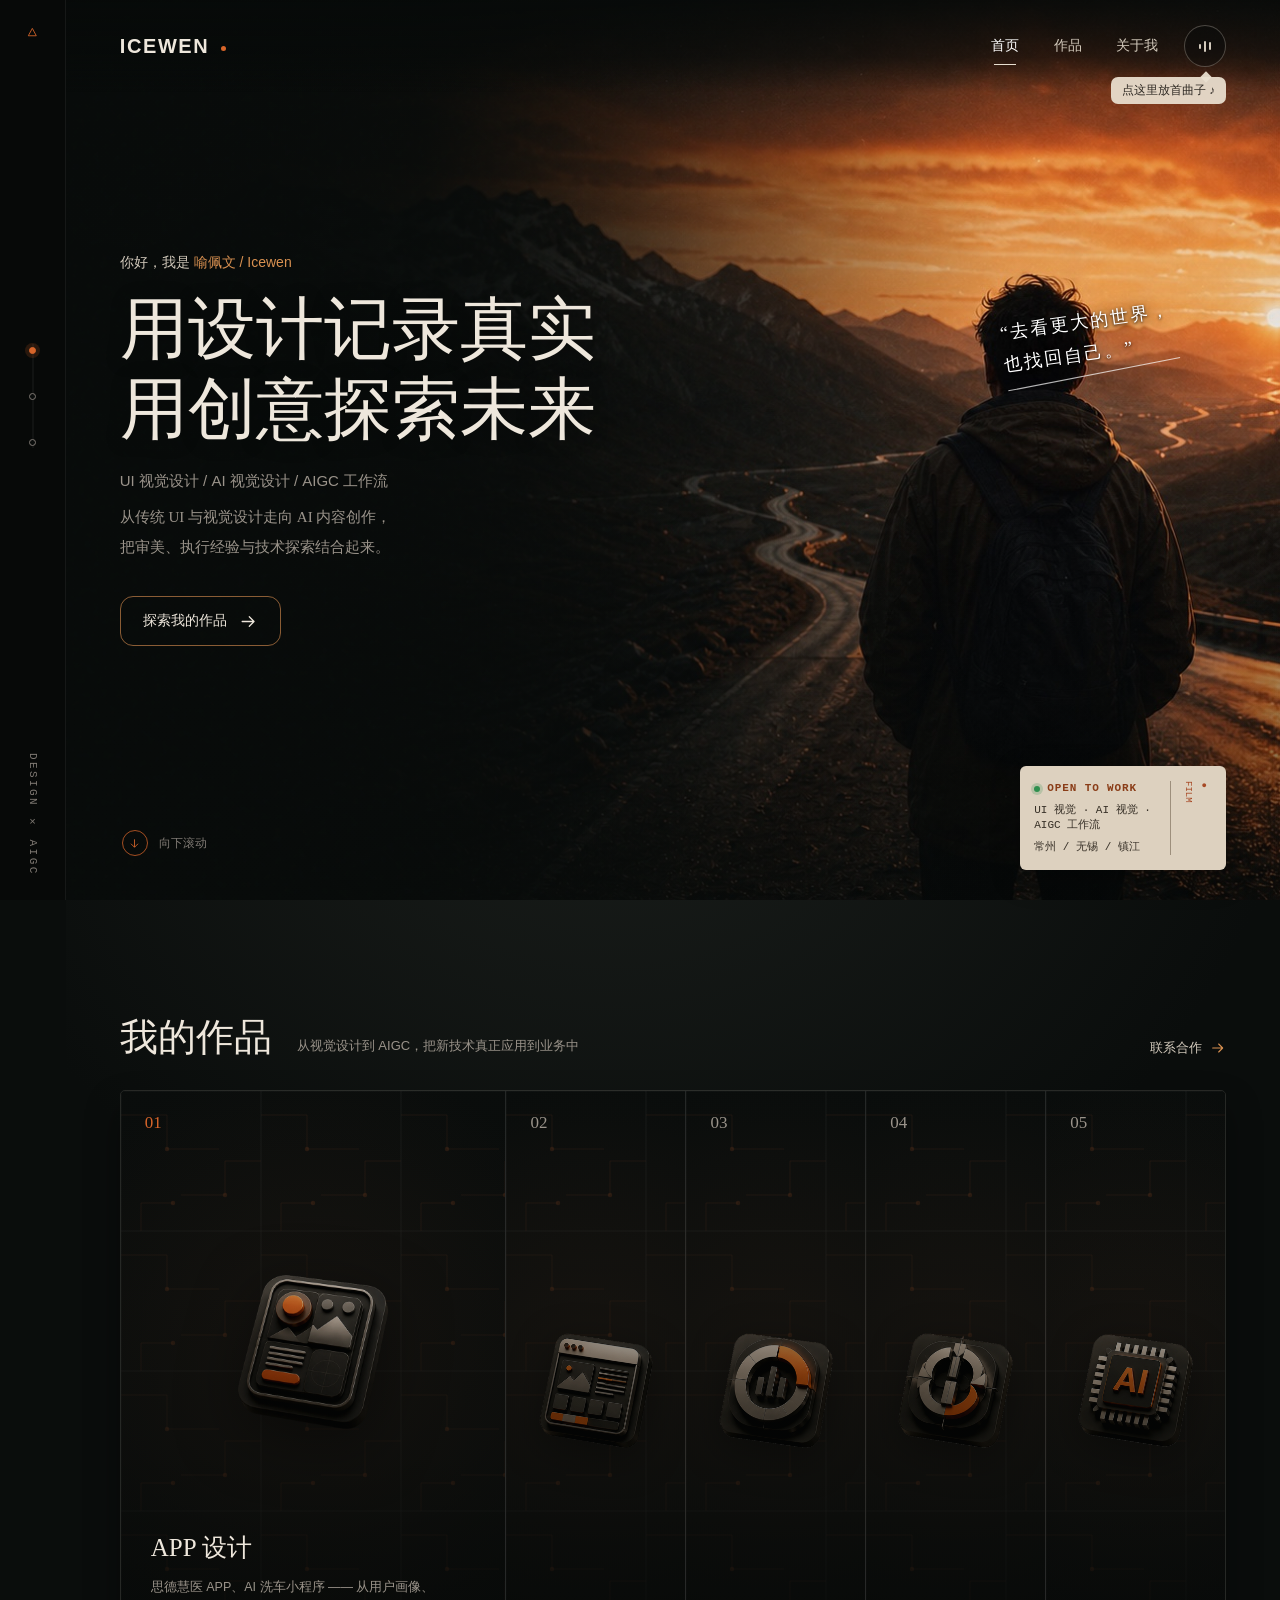
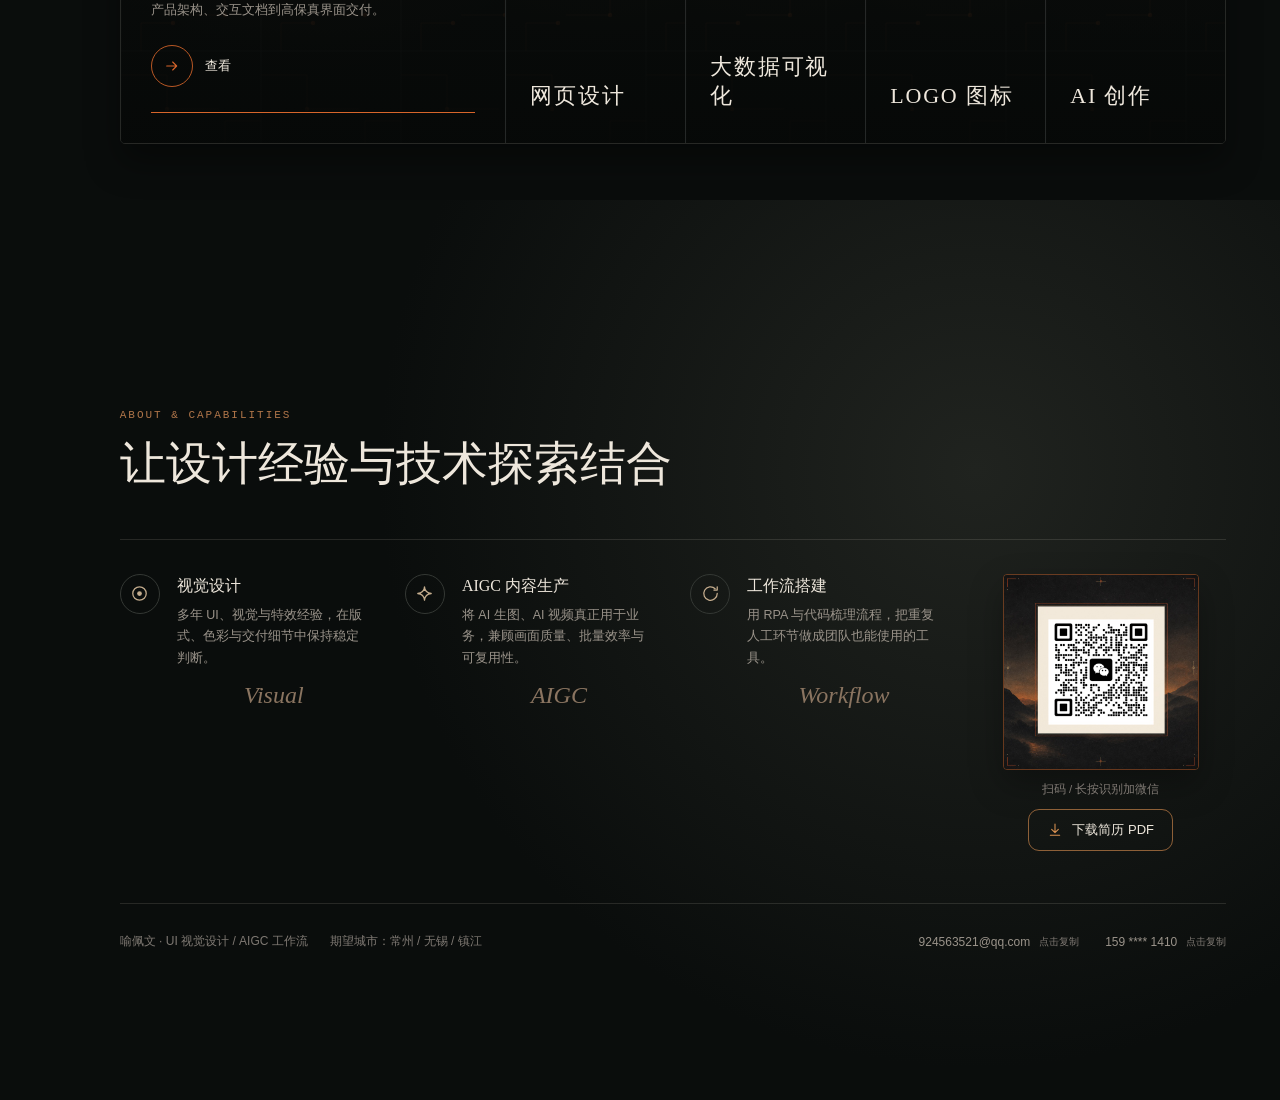
<file: index.html>
<!doctype html>
<html lang="zh-CN">
  <head>
    <meta charset="UTF-8" />
    <meta name="viewport" content="width=device-width, initial-scale=1" />
    <title>ICEWEN — 设计与创意作品集</title>
    <meta name="description" content="喻佩文（Icewen）的个人作品集：UI 视觉设计、AI 视觉设计、AIGC 内容生产与自动化工作流。" />
    <meta name="author" content="喻佩文 Icewen" />
    <meta name="theme-color" content="#0a0d0c" />

    <!-- 分享卡片。部署后把下面 3 个 URL 换成完整域名，微信 / Twitter 不认相对路径 -->
    <meta property="og:type" content="website" />
    <meta property="og:locale" content="zh_CN" />
    <meta property="og:site_name" content="ICEWEN" />
    <meta property="og:title" content="ICEWEN — 设计与创意作品集" />
    <meta property="og:description" content="UI 视觉设计 / AI 视觉设计 / AIGC 工作流。6 年视觉设计经验，把 AI 与自动化真正用到业务里。" />
    <meta property="og:image" content="https://icewen.cn/assets/hero-clean.jpg" />
    <meta property="og:url" content="https://icewen.cn/" />
    <meta name="twitter:card" content="summary_large_image" />
    <meta name="twitter:title" content="ICEWEN — 设计与创意作品集" />
    <meta name="twitter:description" content="UI 视觉设计 / AI 视觉设计 / AIGC 工作流。" />
    <meta name="twitter:image" content="https://icewen.cn/assets/hero-clean.jpg" />

    <link rel="icon" href="assets/favicon.svg?v=20260805" />
    <link rel="apple-touch-icon" href="assets/favicon.svg?v=20260805" />
    <link rel="preload" as="image" href="assets/hero-clean.jpg" fetchpriority="high" />
    <link rel="stylesheet" href="styles.css?v=20260805g" />
    <script src="script.js?v=20260803t" defer></script>
  </head>
  <body>
    <a class="skip-link" href="#main">跳到主要内容</a>

    <svg class="icon-sprite" aria-hidden="true" focusable="false" width="0" height="0">
      <defs>
        <symbol id="i-menu" viewBox="0 0 24 24"><path d="M4 7h16M4 12h16M4 17h16" /></symbol>
        <symbol id="i-down" viewBox="0 0 24 24"><path d="M12 5v13M6 13l6 6 6-6" /></symbol>
        <symbol id="i-right" viewBox="0 0 24 24"><path d="M4 12h15M13 6l6 6-6 6" /></symbol>
        <symbol id="i-mark" viewBox="0 0 24 24"><path d="M12 5l7 13H5z" /></symbol>
        <symbol id="i-download" viewBox="0 0 24 24"><path d="M12 3v12M7 11l5 5 5-5M5 20h14" /></symbol>
        <symbol id="i-visual" viewBox="0 0 24 24">
          <circle cx="12" cy="12" r="8.5" /><circle cx="12" cy="12" r="3" fill="currentColor" stroke="none" />
        </symbol>
        <symbol id="i-aigc" viewBox="0 0 24 24">
          <path d="M12 3.5c0 4.7 3.8 8.5 8.5 8.5-4.7 0-8.5 3.8-8.5 8.5 0-4.7-3.8-8.5-8.5-8.5 4.7 0 8.5-3.8 8.5-8.5z" />
        </symbol>
        <symbol id="i-workflow" viewBox="0 0 24 24">
          <path d="M20.5 12a8.5 8.5 0 1 1-2.6-6.1M20.5 3.5v4.2h-4.2" />
        </symbol>
      </defs>
    </svg>

    <aside class="rail" aria-label="侧栏">
      <span class="rail-mark" aria-hidden="true"><svg class="icon"><use href="#i-mark" /></svg></span>
      <nav class="rail-nav" aria-label="章节进度">
        <a href="#home" aria-label="第一屏：首页"><i aria-hidden="true"></i></a>
        <a href="#work" aria-label="第二屏：作品"><i aria-hidden="true"></i></a>
        <a href="#about" aria-label="第三屏：关于我"><i aria-hidden="true"></i></a>
      </nav>
      <span class="rail-type" aria-hidden="true">DESIGN × AIGC</span>
    </aside>

    <header class="site-header">
      <a class="brand" href="#home" aria-label="ICEWEN 首页">ICEWEN <i aria-hidden="true"></i></a>
      <nav class="desktop-nav" aria-label="主导航">
        <a href="#home">首页</a>
        <a href="#work">作品</a>
        <a href="#about">关于我</a>
      </nav>
      <div class="music-wrap">
        <button class="music-toggle" type="button" aria-label="播放背景音乐" aria-pressed="false">
          <span class="music-bars" aria-hidden="true"><i></i><i></i><i></i></span>
        </button>
        <span class="music-hint" aria-hidden="true">点这里放首曲子 ♪</span>
      </div>
      <details class="menu">
        <summary aria-label="打开菜单"><svg class="icon" aria-hidden="true"><use href="#i-menu" /></svg></summary>
        <nav aria-label="移动端导航">
          <a href="#home">首页</a>
          <a href="#work">作品</a>
          <a href="#about">关于我</a>
        </nav>
      </details>
    </header>

    <main id="main">
      <section class="hero" id="home">
        <div class="hero-shade"></div>
        <div class="film-grain"></div>

        <div class="hero-content">
          <p class="eyebrow">你好，我是 <strong>喻佩文 / Icewen</strong></p>
          <h1>用设计记录真实<br />用创意探索未来</h1>
          <p class="role">UI 视觉设计 / AI 视觉设计 / AIGC 工作流</p>
          <p class="intro">从传统 UI 与视觉设计走向 AI 内容创作，<br />把审美、执行经验与技术探索结合起来。</p>
          <a class="primary-button" href="#work">
            探索我的作品 <svg class="icon" aria-hidden="true"><use href="#i-right" /></svg>
          </a>
        </div>

        <blockquote>“去看更大的世界，<br />也找回自己。”</blockquote>

        <a class="hero-more" href="#work">
          <span aria-hidden="true"><svg class="icon"><use href="#i-down" /></svg></span>向下滚动
        </a>

        <div class="status-card">
          <div>
            <b>OPEN TO WORK</b>
            <span>UI 视觉 · AI 视觉 · AIGC 工作流</span>
            <span>常州 / 无锡 / 镇江</span>
          </div>
          <em aria-hidden="true">●<br />FILM</em>
        </div>
      </section>

      <section class="work" id="work">
        <div class="section-heading">
          <div>
            <h2>我的作品</h2>
            <p>从视觉设计到 AIGC，把新技术真正应用到业务中</p>
          </div>
          <a href="#contact">联系合作 <svg class="icon" aria-hidden="true"><use href="#i-right" /></svg></a>
        </div>

        <!--
          横向抽屉：默认展开第一格，鼠标移到哪格哪格展开（触屏是第一次点展开、
          第二次点进入）。已有二级页的写成 <a>，还没有的写成 <div> 并把「查看」
          换成状态文字 —— 不做点不动的假入口。
        -->
        <div class="project-rail" data-rail>
          <a class="panel panel--icon" href="work-app.html">
            <img class="panel-bg panel-bg--icon" src="assets/work/category-icons/app.webp" alt="" width="900" height="900" />
            <span class="panel-num" aria-hidden="true">01</span>
            <span class="panel-name" aria-hidden="true">APP 设计</span>
            <span class="panel-en" aria-hidden="true">APP DESIGN</span>
            <div class="panel-detail">
              <h3>APP 设计</h3>
              <p>思德慧医 APP、AI 洗车小程序 —— 从用户画像、<br />产品架构、交互文档到高保真界面交付。</p>
              <span class="panel-go"><i aria-hidden="true"><svg class="icon"><use href="#i-right" /></svg></i>查看</span>
            </div>
            <span class="panel-bar" aria-hidden="true"><i></i></span>
          </a>

          <a class="panel panel--icon" href="work-web.html">
            <img class="panel-bg panel-bg--icon" src="assets/work/category-icons/web.webp" alt="" width="900" height="900" loading="lazy" />
            <span class="panel-num" aria-hidden="true">02</span>
            <span class="panel-name" aria-hidden="true">网页设计</span>
            <span class="panel-en" aria-hidden="true">WEB DESIGN</span>
            <div class="panel-detail">
              <h3>网页设计</h3>
              <p>甲由官网改版 —— 从网格布局到新旧版本对比，<br />兼顾品牌调性与转化路径。</p>
              <span class="panel-go"><i aria-hidden="true"><svg class="icon"><use href="#i-right" /></svg></i>查看</span>
            </div>
            <span class="panel-bar" aria-hidden="true"><i></i></span>
          </a>

          <a class="panel panel--icon" href="work-viz.html">
            <img class="panel-bg panel-bg--icon" src="assets/work/category-icons/viz.webp" alt="" width="900" height="900" loading="lazy" />
            <span class="panel-num" aria-hidden="true">03</span>
            <span class="panel-name" aria-hidden="true">大数据可视化</span>
            <span class="panel-en" aria-hidden="true">DATA VISUALIZATION</span>
            <div class="panel-detail">
              <h3>大数据可视化</h3>
              <p>智慧井盖可视化大屏 —— 从情绪版、设计规范<br />到细节落地，在高密度信息里保持可读与秩序。</p>
              <span class="panel-go"><i aria-hidden="true"><svg class="icon"><use href="#i-right" /></svg></i>查看</span>
            </div>
            <span class="panel-bar" aria-hidden="true"><i></i></span>
          </a>

          <a class="panel panel--icon" href="work-icon.html">
            <img class="panel-bg panel-bg--icon" src="assets/work/category-icons/icon.webp" alt="" width="900" height="900" loading="lazy" />
            <span class="panel-num" aria-hidden="true">04</span>
            <span class="panel-name" aria-hidden="true">LOGO 图标</span>
            <span class="panel-en" aria-hidden="true">LOGO &amp; ICON</span>
            <div class="panel-detail">
              <h3>LOGO 图标</h3>
              <p>标识与系统图标，<br />统一的几何规则与视觉重量。</p>
              <span class="panel-go"><i aria-hidden="true"><svg class="icon"><use href="#i-right" /></svg></i>查看</span>
            </div>
            <span class="panel-bar" aria-hidden="true"><i></i></span>
          </a>

          <a class="panel panel--icon" href="work-ai.html">
            <img class="panel-bg panel-bg--icon" src="assets/work/category-icons/ai.webp" alt="" width="900" height="900" loading="lazy" />
            <span class="panel-num" aria-hidden="true">05</span>
            <span class="panel-name" aria-hidden="true">AI 创作</span>
            <span class="panel-en" aria-hidden="true">AI · AUTOMATION</span>
            <div class="panel-detail">
              <h3>AI 设计与自动化</h3>
              <p>从一致性生图、AI 视频创作，到 RPA 与代码工作流，<br />把创意生产沉淀为可复用的效率工具。</p>
              <span class="panel-go"><i aria-hidden="true"><svg class="icon"><use href="#i-right" /></svg></i>查看</span>
            </div>
            <span class="panel-bar" aria-hidden="true"><i></i></span>
          </a>
        </div>
      </section>

      <section class="about-screen" id="about">
        <div class="about-heading">
          <p>ABOUT &amp; CAPABILITIES</p>
          <h2>让设计经验与技术探索结合</h2>
        </div>

        <div class="values">
          <article class="value">
            <span class="value-icon" aria-hidden="true"><svg class="icon"><use href="#i-visual" /></svg></span>
            <div>
              <h3>视觉设计</h3>
              <p>多年 UI、视觉与特效经验，在版式、色彩与交付细节中保持稳定判断。</p>
              <em aria-hidden="true">Visual</em>
            </div>
          </article>
          <article class="value">
            <span class="value-icon" aria-hidden="true"><svg class="icon"><use href="#i-aigc" /></svg></span>
            <div>
              <h3>AIGC 内容生产</h3>
              <p>将 AI 生图、AI 视频真正用于业务，兼顾画面质量、批量效率与可复用性。</p>
              <em aria-hidden="true">AIGC</em>
            </div>
          </article>
          <article class="value">
            <span class="value-icon" aria-hidden="true"><svg class="icon"><use href="#i-workflow" /></svg></span>
            <div>
              <h3>工作流搭建</h3>
              <p>用 RPA 与代码梳理流程，把重复人工环节做成团队也能使用的工具。</p>
              <em aria-hidden="true">Workflow</em>
            </div>
          </article>

          <aside class="about-card" id="contact">
            <img class="wechat-qr" src="assets/wechat-qr.jpg" width="230" height="230" alt="喻佩文的微信二维码" loading="lazy" />
            <p class="qr-hint">扫码 / 长按识别加微信</p>
            <!-- 把简历放到 assets/resume.pdf，这个按钮就会自动出现；找不到文件时自动隐藏，不会留下死链 -->
            <a class="resume-button" data-resume href="assets/resume.pdf" download hidden>
              <svg class="icon" aria-hidden="true"><use href="#i-download" /></svg>下载简历 PDF
            </a>
          </aside>
        </div>

        <footer>
          <div class="footer-meta">
            <span>喻佩文 · UI 视觉设计 / AIGC 工作流</span>
            <span>期望城市：常州 / 无锡 / 镇江</span>
          </div>

          <!--
            有站酷 / Behance / 小红书 / GitHub 的话，照下面这行的格式补进来就行：
            <a class="footer-link" href="https://www.zcool.com.cn/u/xxxxxx" target="_blank" rel="noopener">站酷</a>
          -->
          <div class="footer-links"></div>

          <div class="footer-contacts">
            <button class="footer-copy" type="button" data-copy="924563521@qq.com" aria-label="复制邮箱地址">
              <span>924563521@qq.com</span><em data-copy-status>点击复制</em>
            </button>
            <button class="footer-copy" type="button" data-copy="15920531410" aria-label="复制手机号码">
              <span>159 **** 1410</span><em data-copy-status>点击复制</em>
            </button>
          </div>
        </footer>
      </section>
    </main>

    <p class="sr-only" role="status" data-copy-live></p>
    <audio id="background-music" src="assets/background-music.mp3" preload="none" loop></audio>
  </body>
</html>
</file>
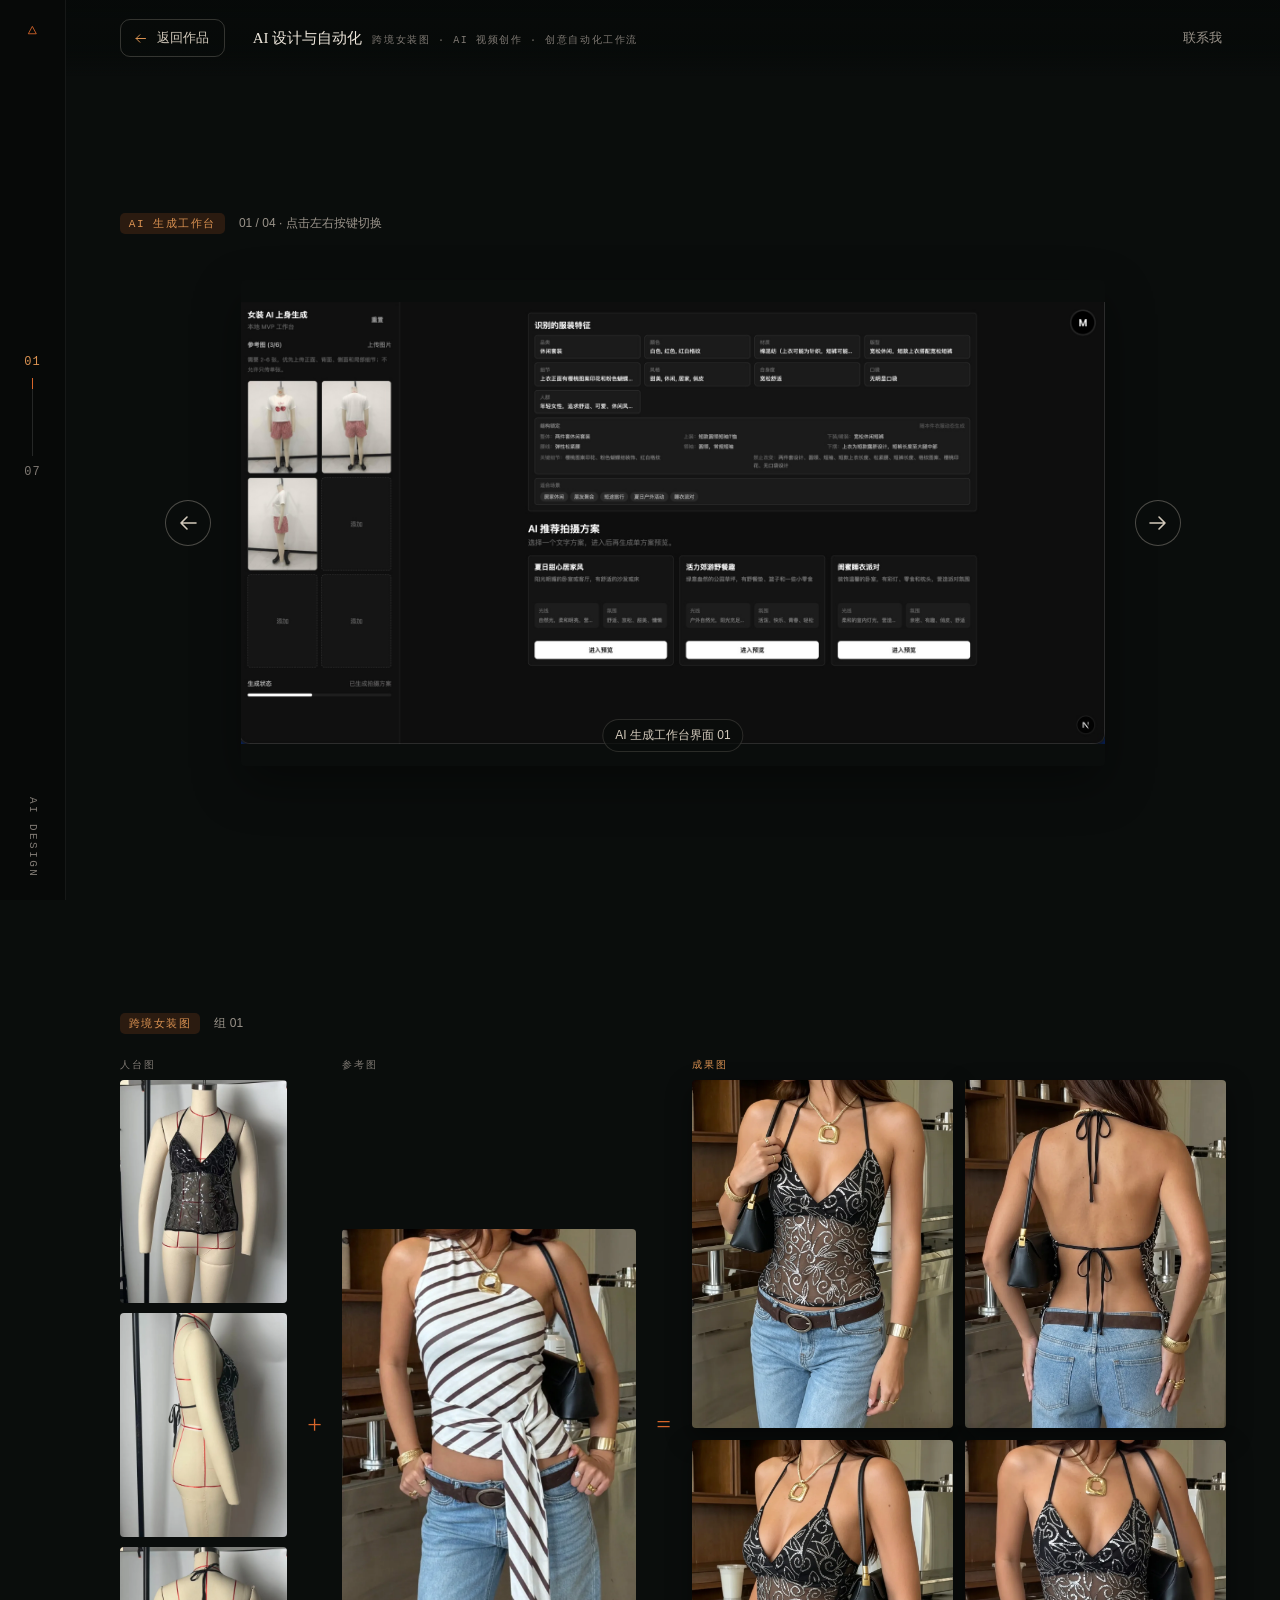
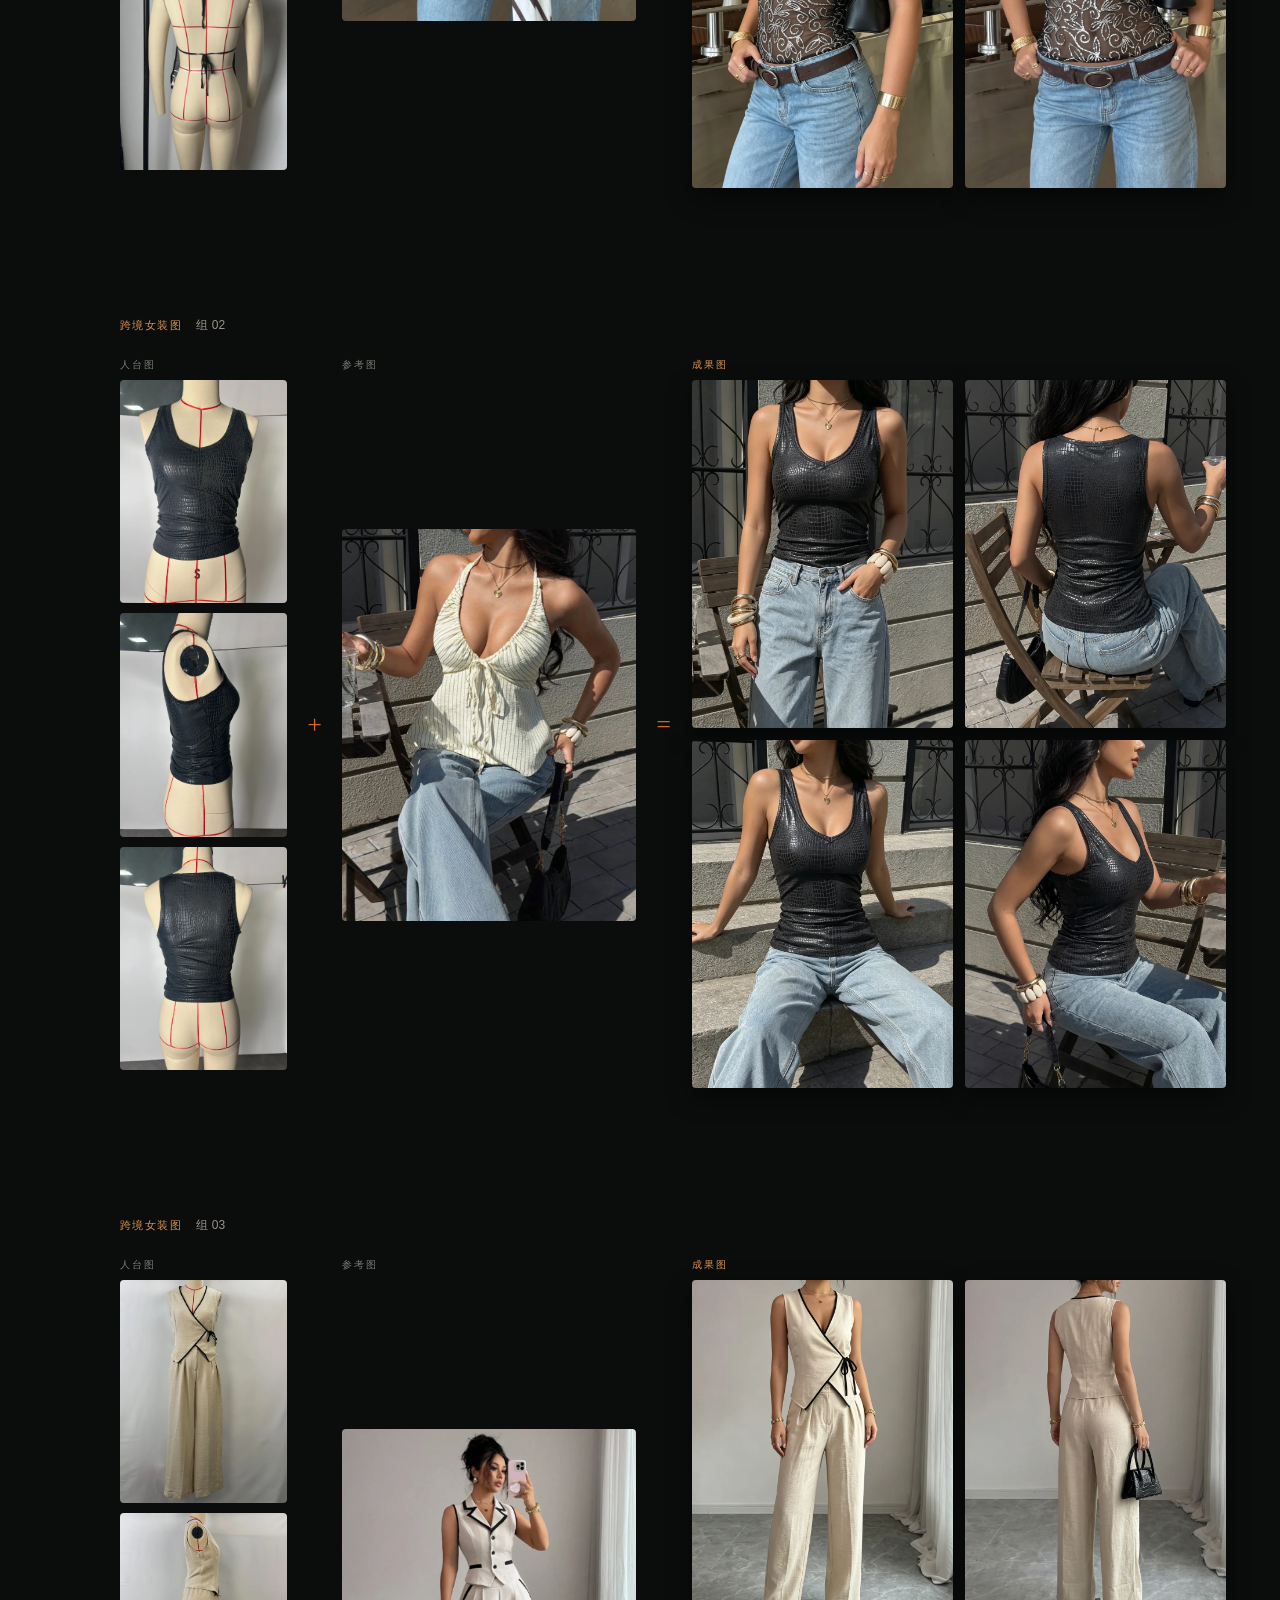
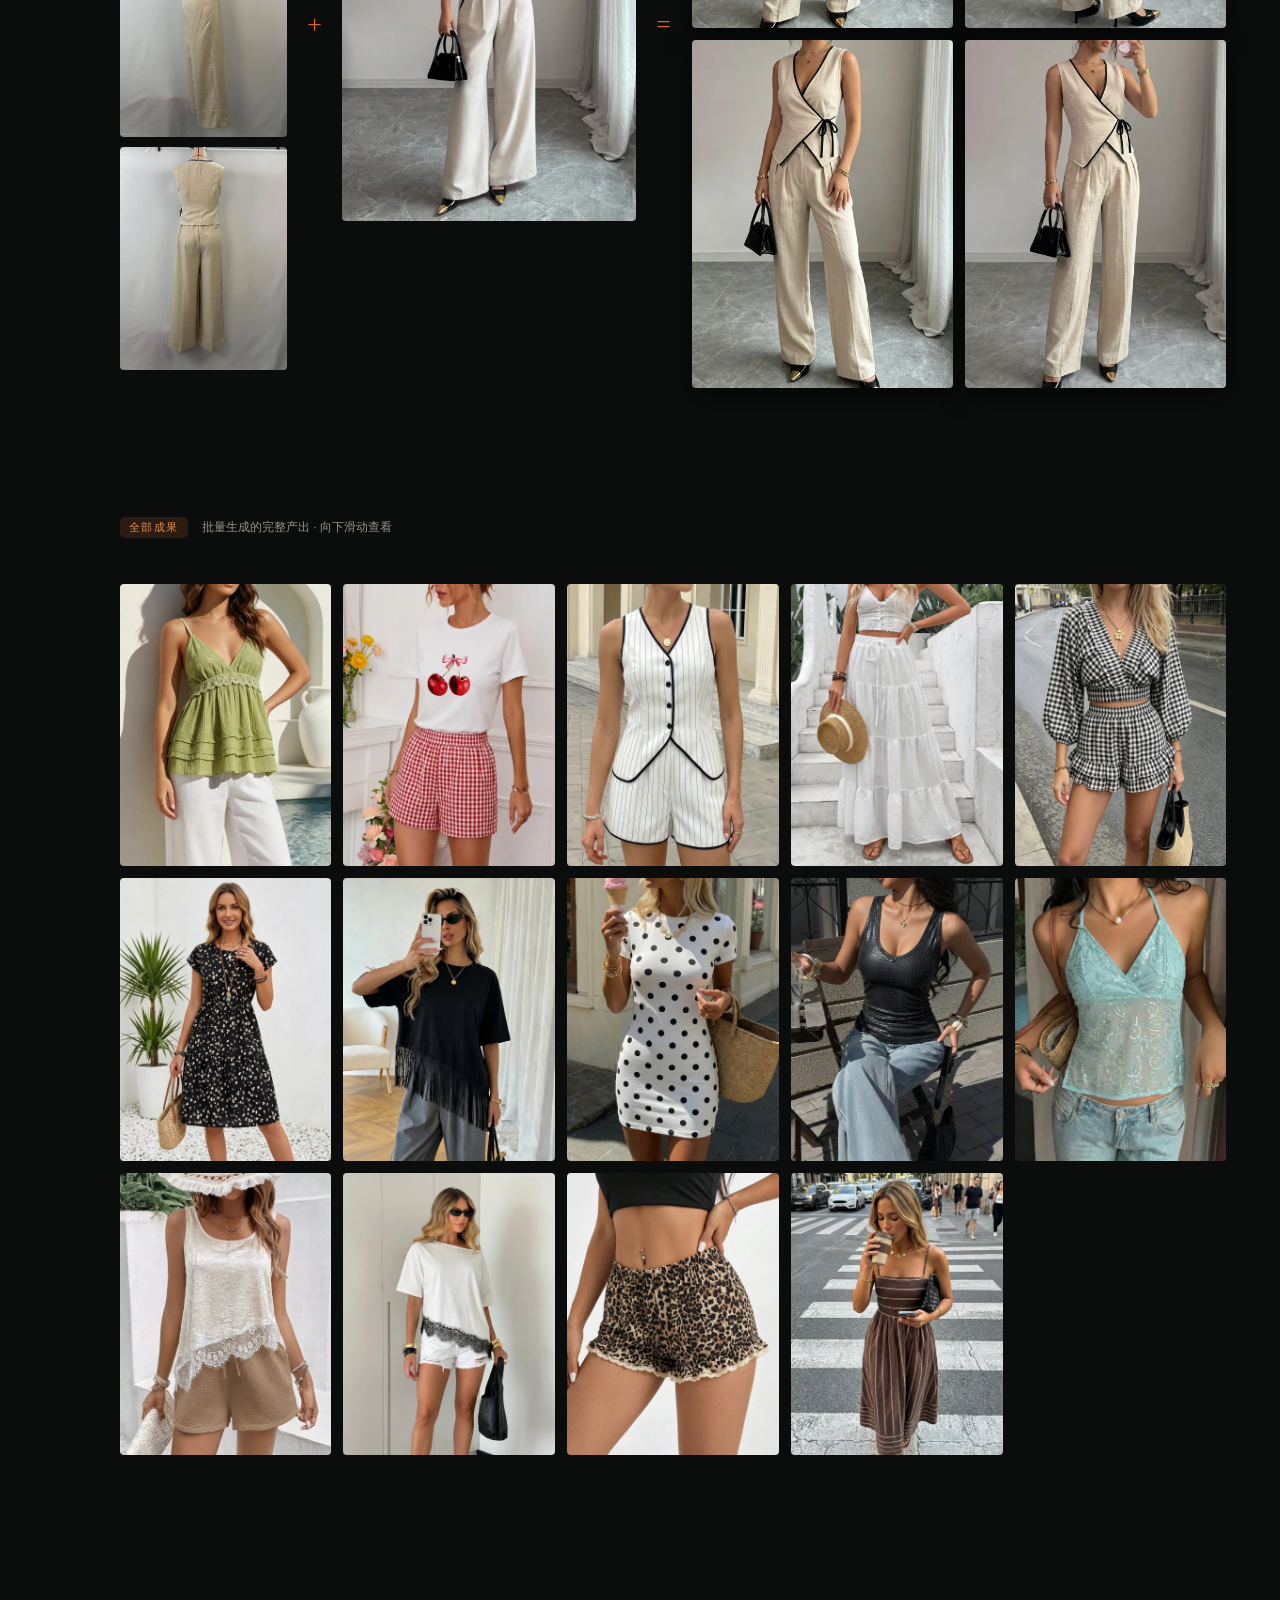
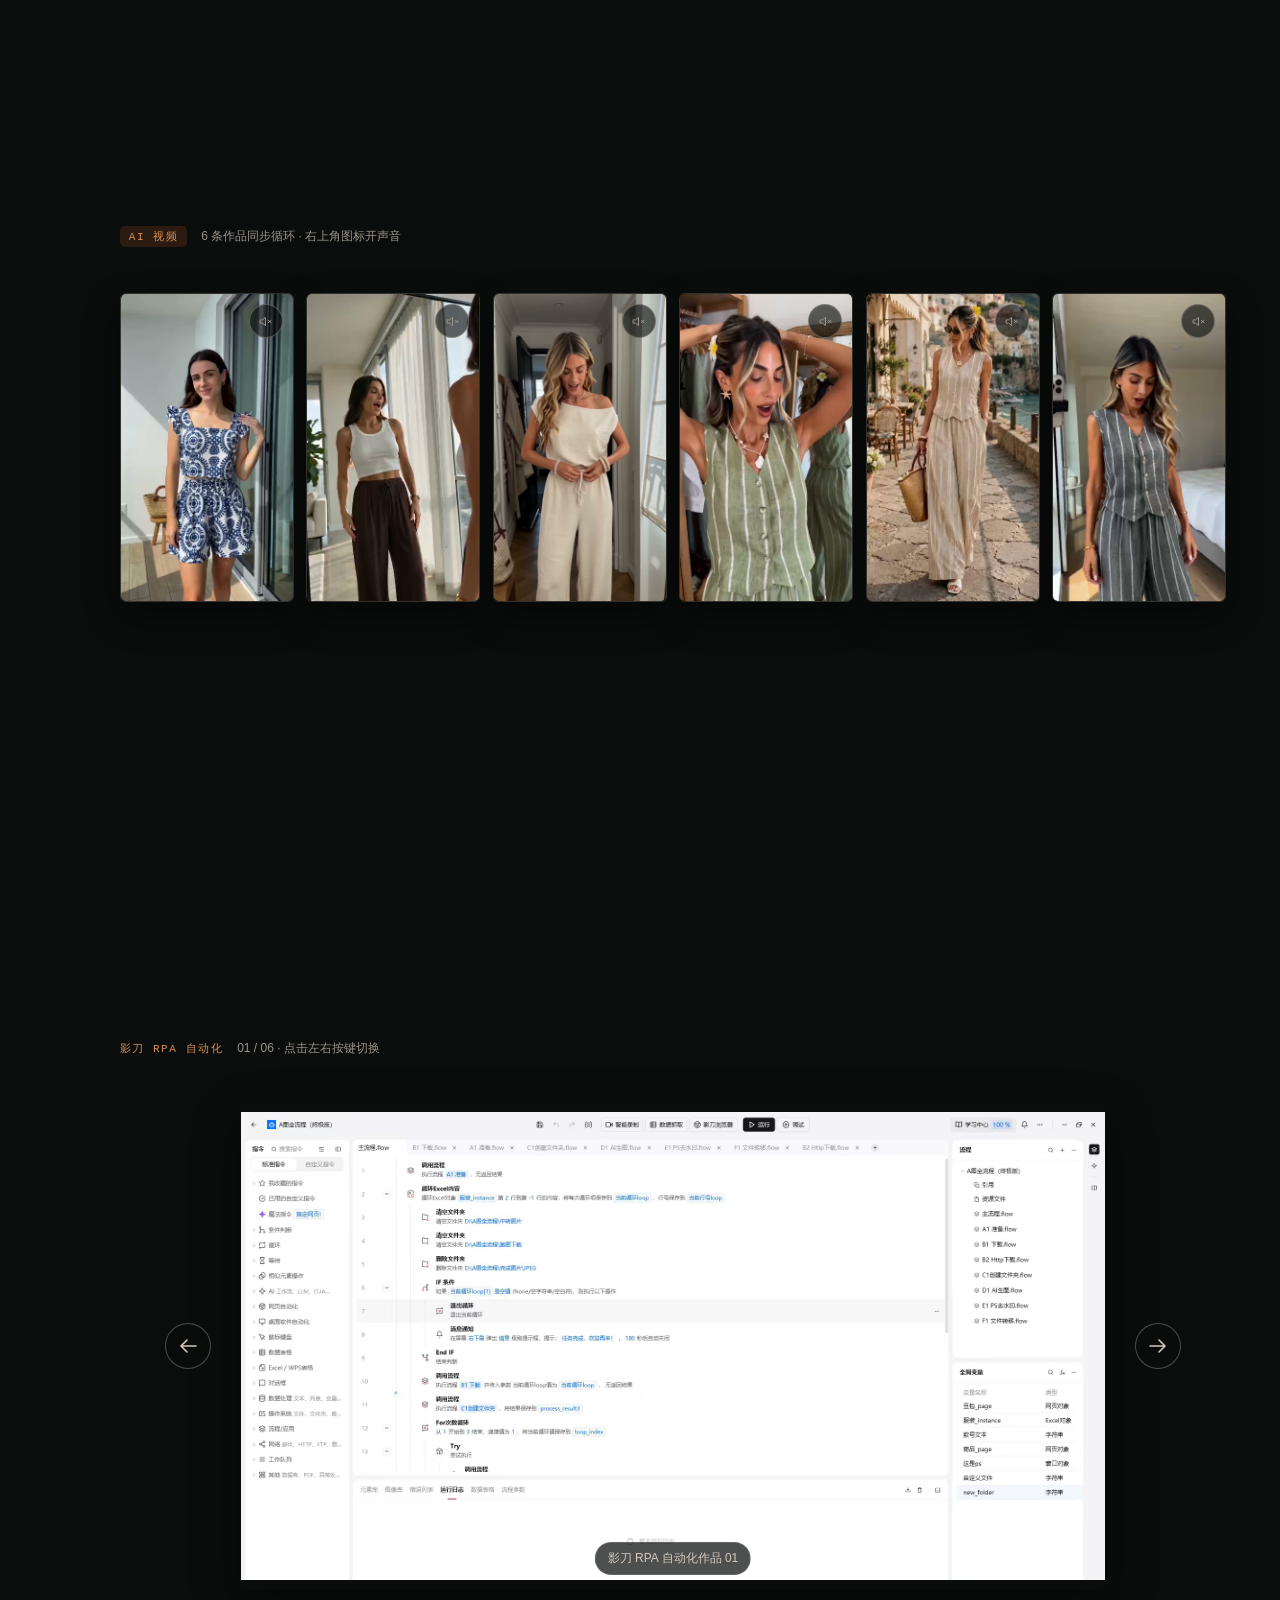
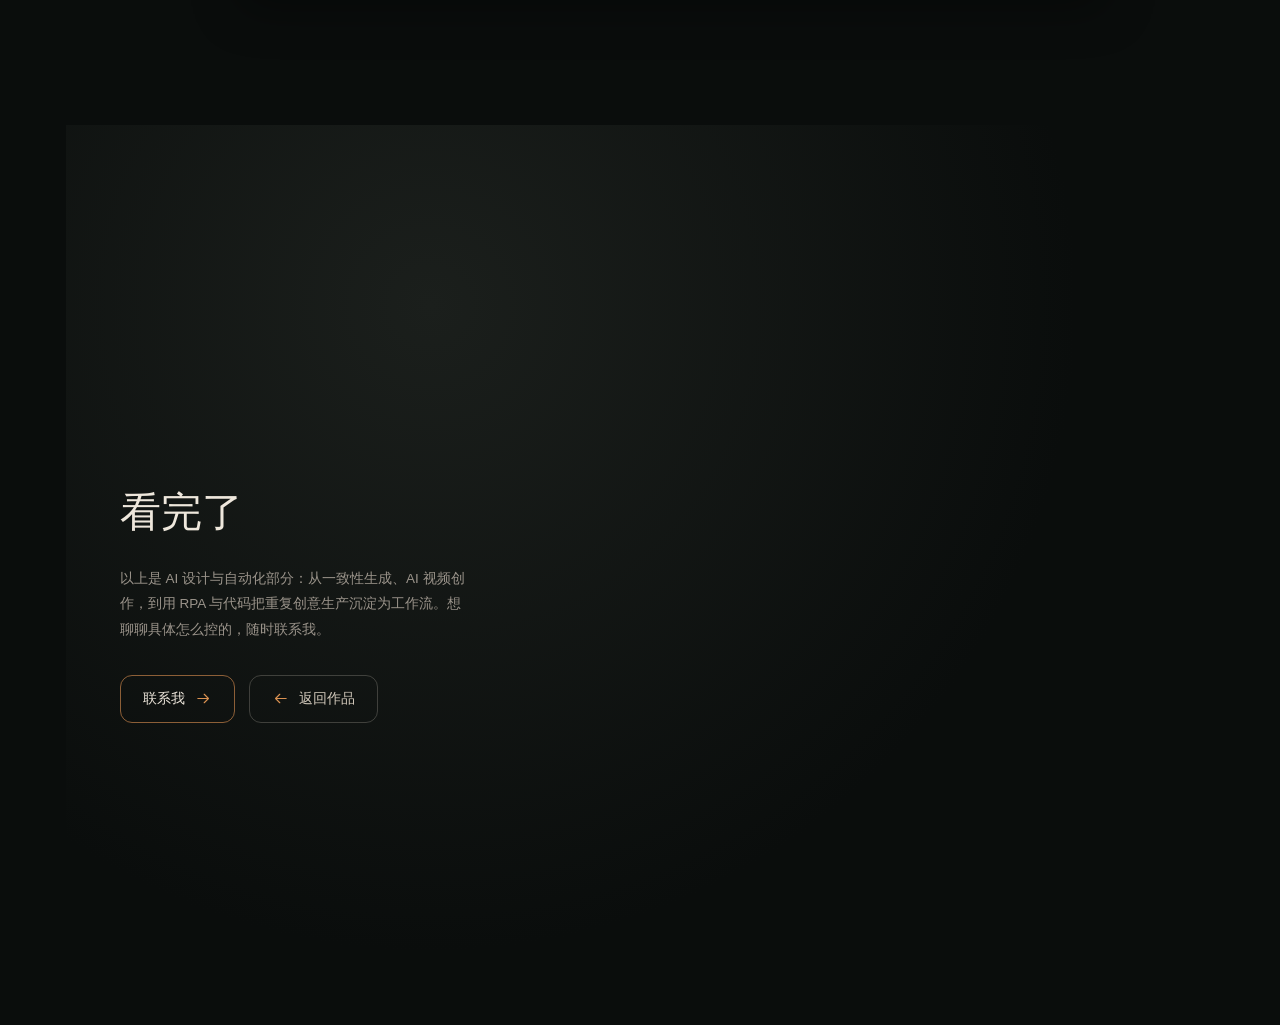
<file: work-ai.html>
<!doctype html>
<html lang="zh-CN">
  <head>
    <meta charset="UTF-8" />
    <meta name="viewport" content="width=device-width, initial-scale=1" />
    <title>AI 设计与自动化 — ICEWEN 作品集</title>
    <meta name="description" content="喻佩文（Icewen）的 AI 设计与自动化作品：一致性生成、AI 视频创作，以及将创意生产沉淀为可复用的工作流。" />
    <meta name="theme-color" content="#0a0d0c" />

    <meta property="og:type" content="article" />
    <meta property="og:locale" content="zh_CN" />
    <meta property="og:site_name" content="ICEWEN" />
    <meta property="og:title" content="AI 设计与自动化 — ICEWEN 作品集" />
    <meta property="og:description" content="跨境女装图 · AI 视频创作 · 创意自动化工作流" />
    <meta property="og:url" content="https://icewen.cn/work-ai.html" />
    <meta property="og:image" content="https://icewen.cn/assets/work/og-ai.jpg" />
    <meta name="twitter:card" content="summary_large_image" />
    <meta name="twitter:image" content="https://icewen.cn/assets/work/og-ai.jpg" />

    <link rel="icon" href="assets/favicon.svg?v=20260805" />
    <link rel="apple-touch-icon" href="assets/favicon.svg?v=20260805" />
    <link rel="stylesheet" href="styles.css?v=20260803y" />
    <link rel="stylesheet" href="work.css?v=20260803ad" />
    <script src="work.js?v=20260803ab" defer></script>
  </head>
  <body>
    <a class="skip-link" href="#frames">跳到作品内容</a>

    <svg class="icon-sprite" aria-hidden="true" focusable="false" width="0" height="0">
      <defs>
        <symbol id="i-left" viewBox="0 0 24 24"><path d="M20 12H5M11 6l-6 6 6 6" /></symbol>
        <symbol id="i-right" viewBox="0 0 24 24"><path d="M4 12h15M13 6l6 6-6 6" /></symbol>
        <symbol id="i-mark" viewBox="0 0 24 24"><path d="M12 5l7 13H5z" /></symbol>
        <symbol id="i-expand" viewBox="0 0 24 24"><path d="M9 4H4v5M15 4h5v5M15 20h5v-5M9 20H4v-5" /></symbol>
        <symbol id="i-mute" viewBox="0 0 24 24">
          <path d="M4 9.4h3.3L12 5.5v13L7.3 14.6H4z" /><path d="M16.6 10.2l4.4 3.6M21 10.2l-4.4 3.6" />
        </symbol>
        <symbol id="i-sound" viewBox="0 0 24 24">
          <path d="M4 9.4h3.3L12 5.5v13L7.3 14.6H4z" /><path d="M16.1 9.6a3.9 3.9 0 0 1 0 4.8" /><path d="M18.7 7.2a7.4 7.4 0 0 1 0 9.6" />
        </symbol>
      </defs>
    </svg>

    <aside class="case-rail" aria-hidden="true">
      <span class="rail-mark"><svg class="icon"><use href="#i-mark" /></svg></span>
      <span class="case-count"><b data-frame-current>01</b><i></i><span data-frame-total>—</span></span>
      <span class="rail-type" aria-hidden="true">AI DESIGN</span>
    </aside>

    <header class="case-header">
      <a class="case-back" href="index.html#work">
        <svg class="icon" aria-hidden="true"><use href="#i-left" /></svg>返回作品
      </a>
      <p class="case-title">AI 设计与自动化<span>跨境女装图 · AI 视频创作 · 创意自动化工作流</span></p>
      <a class="case-contact" href="index.html#contact">联系我</a>
    </header>

    <!--
      组 01–03：一屏一组，「人台图 + 参考图 = 成果图」，图片数量按每组实际素材来（不强求一致）。
        原本有 5 组，砍到 3 组精选——五组同一套论证重复太多次，
        「量」交给下面的全部成果屏来体现。
      全部成果：一屏平铺，14 张批量产出，和其他屏一样正常吸附（内容比一屏高就往下滚，
        不再用 scroll-snap-align:none——那样在 mandatory 吸附下会被直接跳过，一晃就到下一屏）。
      AI 视频：单条轮播，详细说明见下方 .clip-carousel 结构里的注释。
    -->
    <main class="frames" id="frames">
      <section class="frame" id="ai-workbench" data-first>
        <p class="frame-label"><b>AI 生成工作台</b><span data-workbench-status>01 / 04 · 点击左右按键切换</span></p>
        <div class="rpa-showcase ai-workbench-showcase" data-workbench-showcase>
          <div class="rpa-certificate">
            <img src="assets/work/ai-workbench/01.jpg" width="1920" height="982" alt="AI 生成工作台界面 01" data-workbench-image />
            <p data-workbench-level>AI 生成工作台界面 01</p>
          </div>
          <button class="rpa-nav rpa-nav--prev" type="button" data-workbench-prev aria-label="展示上一张 AI 生成工作台界面">
            <svg class="icon" aria-hidden="true"><use href="#i-left" /></svg>
          </button>
          <button class="rpa-nav rpa-nav--next" type="button" data-workbench-next aria-label="展示下一张 AI 生成工作台界面">
            <svg class="icon" aria-hidden="true"><use href="#i-right" /></svg>
          </button>
        </div>
      </section>

      <section class="frame" id="ai-image" data-first>
        <p class="frame-label"><b>跨境女装图</b><span>组 01</span></p>
        <div class="combo">
          <div class="combo-set combo-set--wear">
            <p class="combo-cap">人台图</p>
            <img src="assets/work/ai/g1-form-1.webp" width="900" alt="组 01 人台图 1" />
            <img src="assets/work/ai/g1-form-2.webp" width="900" alt="组 01 人台图 2" />
            <img src="assets/work/ai/g1-form-3.webp" width="900" alt="组 01 人台图 3" />
          </div>
          <span class="combo-op" aria-hidden="true">+</span>
          <div class="combo-set combo-set--model">
            <p class="combo-cap">参考图</p>
            <img src="assets/work/ai/g1-ref.webp" width="900" alt="组 01 参考图" />
          </div>
          <span class="combo-op" aria-hidden="true">=</span>
          <div class="combo-set combo-set--out">
            <p class="combo-cap">成果图</p>
            <img src="assets/work/ai/g1-out-1.webp" width="900" alt="组 01 成果图 1" />
            <img src="assets/work/ai/g1-out-2.webp" width="900" alt="组 01 成果图 2" />
            <img src="assets/work/ai/g1-out-3.webp" width="900" alt="组 01 成果图 3" />
            <img src="assets/work/ai/g1-out-4.webp" width="900" alt="组 01 成果图 4" />
          </div>
        </div>
      </section>

      <section class="frame">
        <p class="frame-label"><b>跨境女装图</b><span>组 02</span></p>
        <div class="combo">
          <div class="combo-set combo-set--wear">
            <p class="combo-cap">人台图</p>
            <img src="assets/work/ai/g2-form-1.webp" width="900" alt="组 02 人台图 1" loading="lazy" />
            <img src="assets/work/ai/g2-form-2.webp" width="900" alt="组 02 人台图 2" loading="lazy" />
            <img src="assets/work/ai/g2-form-3.webp" width="900" alt="组 02 人台图 3" loading="lazy" />
          </div>
          <span class="combo-op" aria-hidden="true">+</span>
          <div class="combo-set combo-set--model">
            <p class="combo-cap">参考图</p>
            <img src="assets/work/ai/g2-ref.webp" width="900" alt="组 02 参考图" loading="lazy" />
          </div>
          <span class="combo-op" aria-hidden="true">=</span>
          <div class="combo-set combo-set--out">
            <p class="combo-cap">成果图</p>
            <img src="assets/work/ai/g2-out-1.webp" width="900" alt="组 02 成果图 1" loading="lazy" />
            <img src="assets/work/ai/g2-out-2.webp" width="900" alt="组 02 成果图 2" loading="lazy" />
            <img src="assets/work/ai/g2-out-3.webp" width="900" alt="组 02 成果图 3" loading="lazy" />
            <img src="assets/work/ai/g2-out-4.webp" width="900" alt="组 02 成果图 4" loading="lazy" />
          </div>
        </div>
      </section>

      <section class="frame">
        <p class="frame-label"><b>跨境女装图</b><span>组 03</span></p>
        <div class="combo">
          <div class="combo-set combo-set--wear">
            <p class="combo-cap">人台图</p>
            <img src="assets/work/ai/g3-form-1.webp" width="900" alt="组 03 人台图 1" loading="lazy" />
            <img src="assets/work/ai/g3-form-2.webp" width="900" alt="组 03 人台图 2" loading="lazy" />
            <img src="assets/work/ai/g3-form-3.webp" width="900" alt="组 03 人台图 3" loading="lazy" />
          </div>
          <span class="combo-op" aria-hidden="true">+</span>
          <div class="combo-set combo-set--model">
            <p class="combo-cap">参考图</p>
            <img src="assets/work/ai/g3-ref.webp" width="900" alt="组 03 参考图" loading="lazy" />
          </div>
          <span class="combo-op" aria-hidden="true">=</span>
          <div class="combo-set combo-set--out">
            <p class="combo-cap">成果图</p>
            <img src="assets/work/ai/g3-out-1.webp" width="900" alt="组 03 成果图 1" loading="lazy" />
            <img src="assets/work/ai/g3-out-2.webp" width="900" alt="组 03 成果图 2" loading="lazy" />
            <img src="assets/work/ai/g3-out-3.webp" width="900" alt="组 03 成果图 3" loading="lazy" />
            <img src="assets/work/ai/g3-out-4.webp" width="900" alt="组 03 成果图 4" loading="lazy" />
          </div>
        </div>
      </section>

      <section class="frame frame--flow" id="ai-all" data-first>
        <p class="frame-label"><b>全部成果</b><span>批量生成的完整产出 · 向下滑动查看</span></p>
        <div class="tile-grid">
          <img src="assets/work/ai/all-01.webp" width="900" alt="成果图 01" loading="lazy" />
          <img src="assets/work/ai/all-02.webp" width="900" alt="成果图 02" loading="lazy" />
          <img src="assets/work/ai/all-03.webp" width="900" alt="成果图 03" loading="lazy" />
          <img src="assets/work/ai/all-04.webp" width="900" alt="成果图 04" loading="lazy" />
          <img src="assets/work/ai/all-05.webp" width="900" alt="成果图 05" loading="lazy" />
          <img src="assets/work/ai/all-06.webp" width="900" alt="成果图 06" loading="lazy" />
          <img src="assets/work/ai/all-07.webp" width="900" alt="成果图 07" loading="lazy" />
          <img src="assets/work/ai/all-08.webp" width="900" alt="成果图 08" loading="lazy" />
          <img src="assets/work/ai/all-09.webp" width="900" alt="成果图 09" loading="lazy" />
          <img src="assets/work/ai/all-10.webp" width="900" alt="成果图 10" loading="lazy" />
          <img src="assets/work/ai/all-11.webp" width="900" alt="成果图 11" loading="lazy" />
          <img src="assets/work/ai/all-12.webp" width="900" alt="成果图 12" loading="lazy" />
          <img src="assets/work/ai/all-13.webp" width="900" alt="成果图 13" loading="lazy" />
          <img src="assets/work/ai/all-14.webp" width="900" alt="成果图 14" loading="lazy" />
        </div>
      </section>

      <section class="frame" id="ai-video" data-first>
        <p class="frame-label"><b>AI 视频</b><span>6 条作品同步循环 · 右上角图标开声音</span></p>
        <!--
          作品墙：六条视频同时展示、各自循环播放。静音自动播放符合浏览器规则；
          点击任意一条右上角图标可单独打开它的声音。
        -->
        <div class="clip-carousel clip-grid" data-video-wall>
          <div class="carousel-viewport">
            <div class="carousel-track">
              <div class="clip">
                <video src="assets/work/ai/clip-01.mp4" poster="assets/work/ai/clip-01.jpg" width="720" height="1280" muted loop playsinline preload="metadata" aria-label="AI 视频 01"></video>
                <button class="clip-sound" type="button" aria-pressed="false" aria-label="打开 AI 视频 01 的声音">
                  <svg class="icon icon-off" aria-hidden="true"><use href="#i-mute" /></svg>
                  <svg class="icon icon-on" aria-hidden="true"><use href="#i-sound" /></svg>
                </button>
              </div>
              <div class="clip">
                <video src="assets/work/ai/clip-02.mp4" poster="assets/work/ai/clip-02.jpg" width="720" height="1280" muted loop playsinline preload="metadata" aria-label="AI 视频 02"></video>
                <button class="clip-sound" type="button" aria-pressed="false" aria-label="打开 AI 视频 02 的声音">
                  <svg class="icon icon-off" aria-hidden="true"><use href="#i-mute" /></svg>
                  <svg class="icon icon-on" aria-hidden="true"><use href="#i-sound" /></svg>
                </button>
              </div>
              <div class="clip">
                <video src="assets/work/ai/clip-03.mp4" poster="assets/work/ai/clip-03.jpg" width="720" height="1280" muted loop playsinline preload="metadata" aria-label="AI 视频 03"></video>
                <button class="clip-sound" type="button" aria-pressed="false" aria-label="打开 AI 视频 03 的声音">
                  <svg class="icon icon-off" aria-hidden="true"><use href="#i-mute" /></svg>
                  <svg class="icon icon-on" aria-hidden="true"><use href="#i-sound" /></svg>
                </button>
              </div>
              <div class="clip">
                <video src="assets/work/ai/clip-04.mp4" poster="assets/work/ai/clip-04.jpg" width="720" height="1280" muted loop playsinline preload="metadata" aria-label="AI 视频 04"></video>
                <button class="clip-sound" type="button" aria-pressed="false" aria-label="打开 AI 视频 04 的声音">
                  <svg class="icon icon-off" aria-hidden="true"><use href="#i-mute" /></svg>
                  <svg class="icon icon-on" aria-hidden="true"><use href="#i-sound" /></svg>
                </button>
              </div>
              <div class="clip">
                <video src="assets/work/ai/clip-05.mp4" poster="assets/work/ai/clip-05.jpg" width="720" height="1280" muted loop playsinline preload="metadata" aria-label="AI 视频 05"></video>
                <button class="clip-sound" type="button" aria-pressed="false" aria-label="打开 AI 视频 05 的声音">
                  <svg class="icon icon-off" aria-hidden="true"><use href="#i-mute" /></svg>
                  <svg class="icon icon-on" aria-hidden="true"><use href="#i-sound" /></svg>
                </button>
              </div>
              <div class="clip">
                <video src="assets/work/ai/clip-06.mp4" poster="assets/work/ai/clip-06.jpg" width="720" height="1280" muted loop playsinline preload="metadata" aria-label="AI 视频 06"></video>
                <button class="clip-sound" type="button" aria-pressed="false" aria-label="打开 AI 视频 06 的声音">
                  <svg class="icon icon-off" aria-hidden="true"><use href="#i-mute" /></svg>
                  <svg class="icon icon-on" aria-hidden="true"><use href="#i-sound" /></svg>
                </button>
              </div>
            </div>
          </div>
        </div>
      </section>

      <section class="frame rpa-frame" id="rpa-automation">
        <p class="frame-label"><b>影刀 RPA 自动化</b><span data-rpa-status>01 / 06 · 点击左右按键切换</span></p>
        <div class="rpa-showcase" data-rpa-showcase>
          <div class="rpa-certificate">
            <img src="assets/work/rpa/01.jpg" width="1920" height="1040" alt="影刀 RPA 自动化作品 01" data-rpa-image />
            <p data-rpa-level>影刀 RPA 自动化作品 01</p>
          </div>
          <button class="rpa-nav rpa-nav--prev" type="button" data-rpa-prev aria-label="展示上一张 RPA 作品图">
            <svg class="icon" aria-hidden="true"><use href="#i-left" /></svg>
          </button>
          <button class="rpa-nav rpa-nav--next" type="button" data-rpa-next aria-label="展示下一张 RPA 作品图">
            <svg class="icon" aria-hidden="true"><use href="#i-right" /></svg>
          </button>
        </div>
      </section>

      <section class="case-end">
        <h2>看完了</h2>
        <p>以上是 AI 设计与自动化部分：从一致性生成、AI 视频创作，到用 RPA 与代码把重复创意生产沉淀为工作流。想聊聊具体怎么控的，随时联系我。</p>
        <div class="case-actions">
          <a class="case-button" href="index.html#contact">
            联系我 <svg class="icon" aria-hidden="true"><use href="#i-right" /></svg>
          </a>
          <a class="case-button case-button--ghost" href="index.html#work">
            <svg class="icon" aria-hidden="true"><use href="#i-left" /></svg>返回作品
          </a>
        </div>
      </section>
    </main>

    <div class="viewer" data-viewer>
      <button class="viewer-close" type="button" data-viewer-close aria-label="关闭">✕</button>
      <img alt="" />
      <p class="viewer-hint">滚动查看 · 按 Esc 或点击空白处关闭</p>
    </div>
  </body>
</html>
</file>
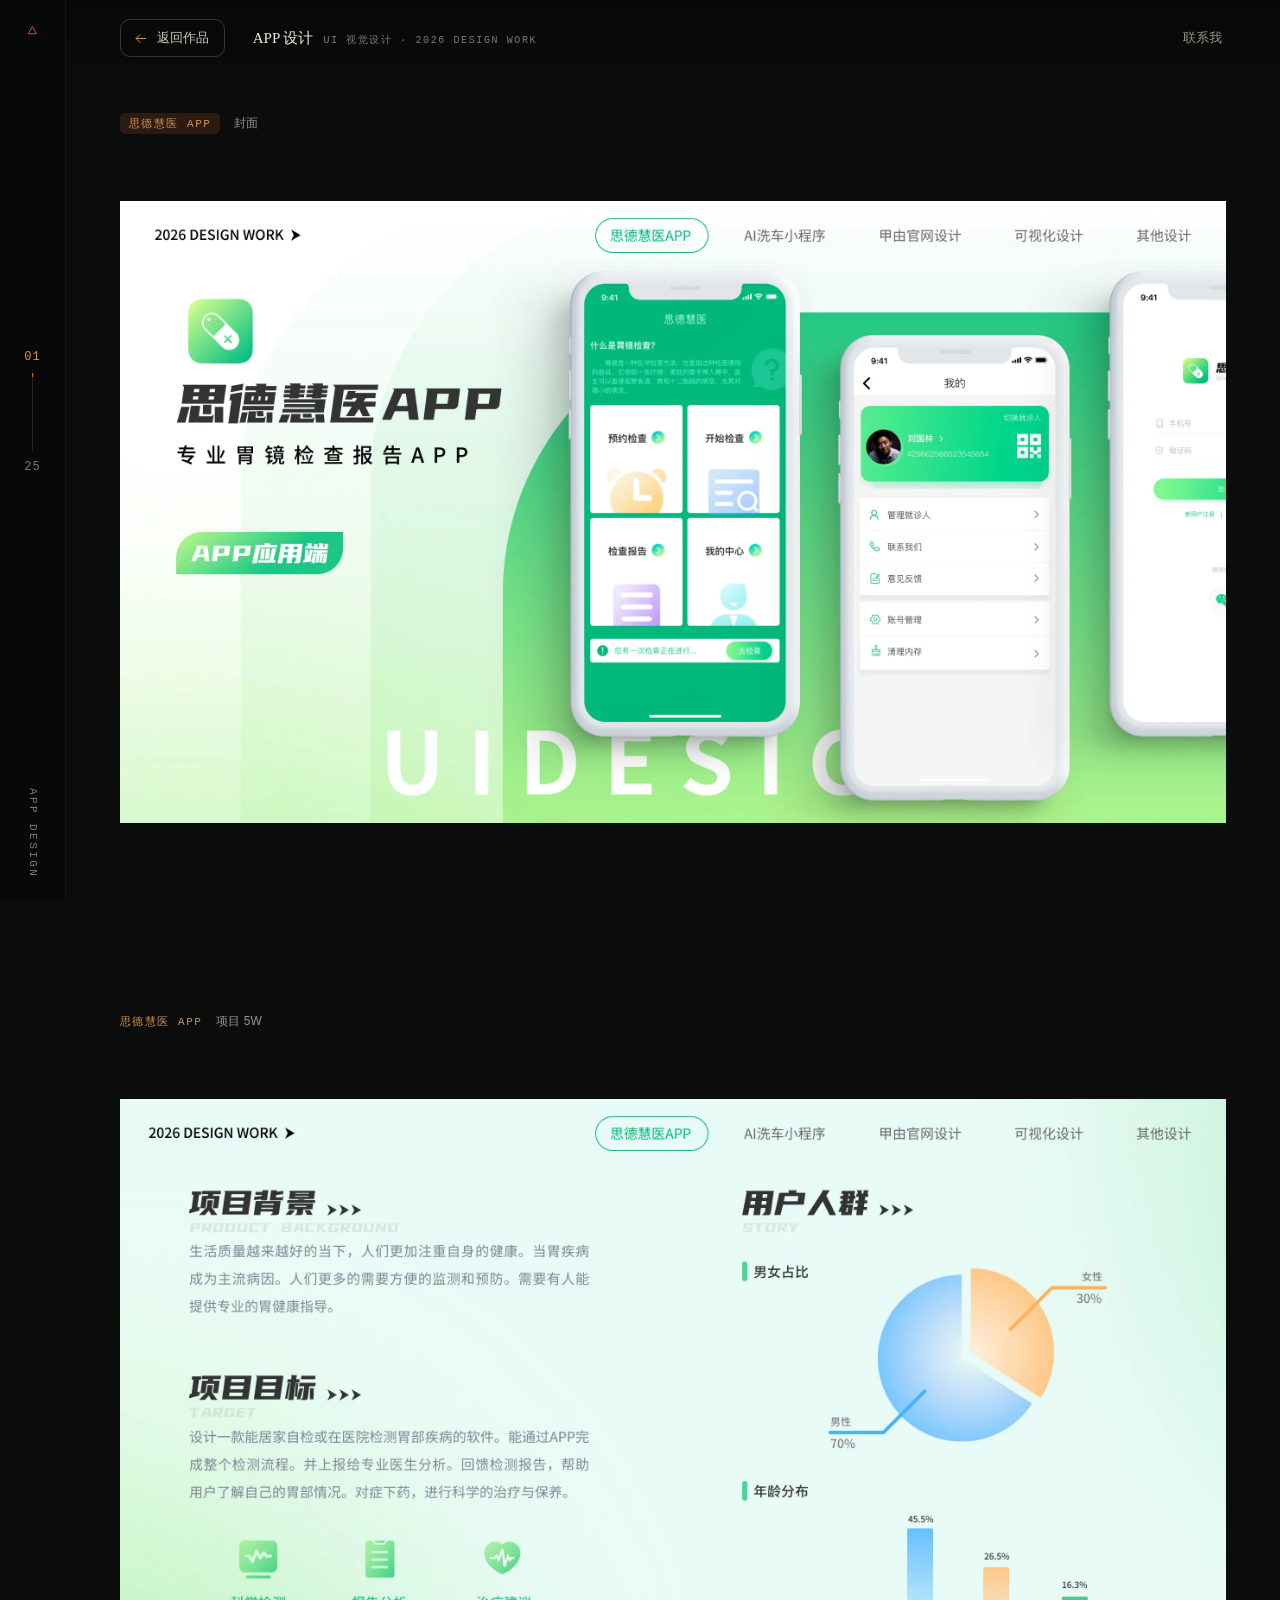
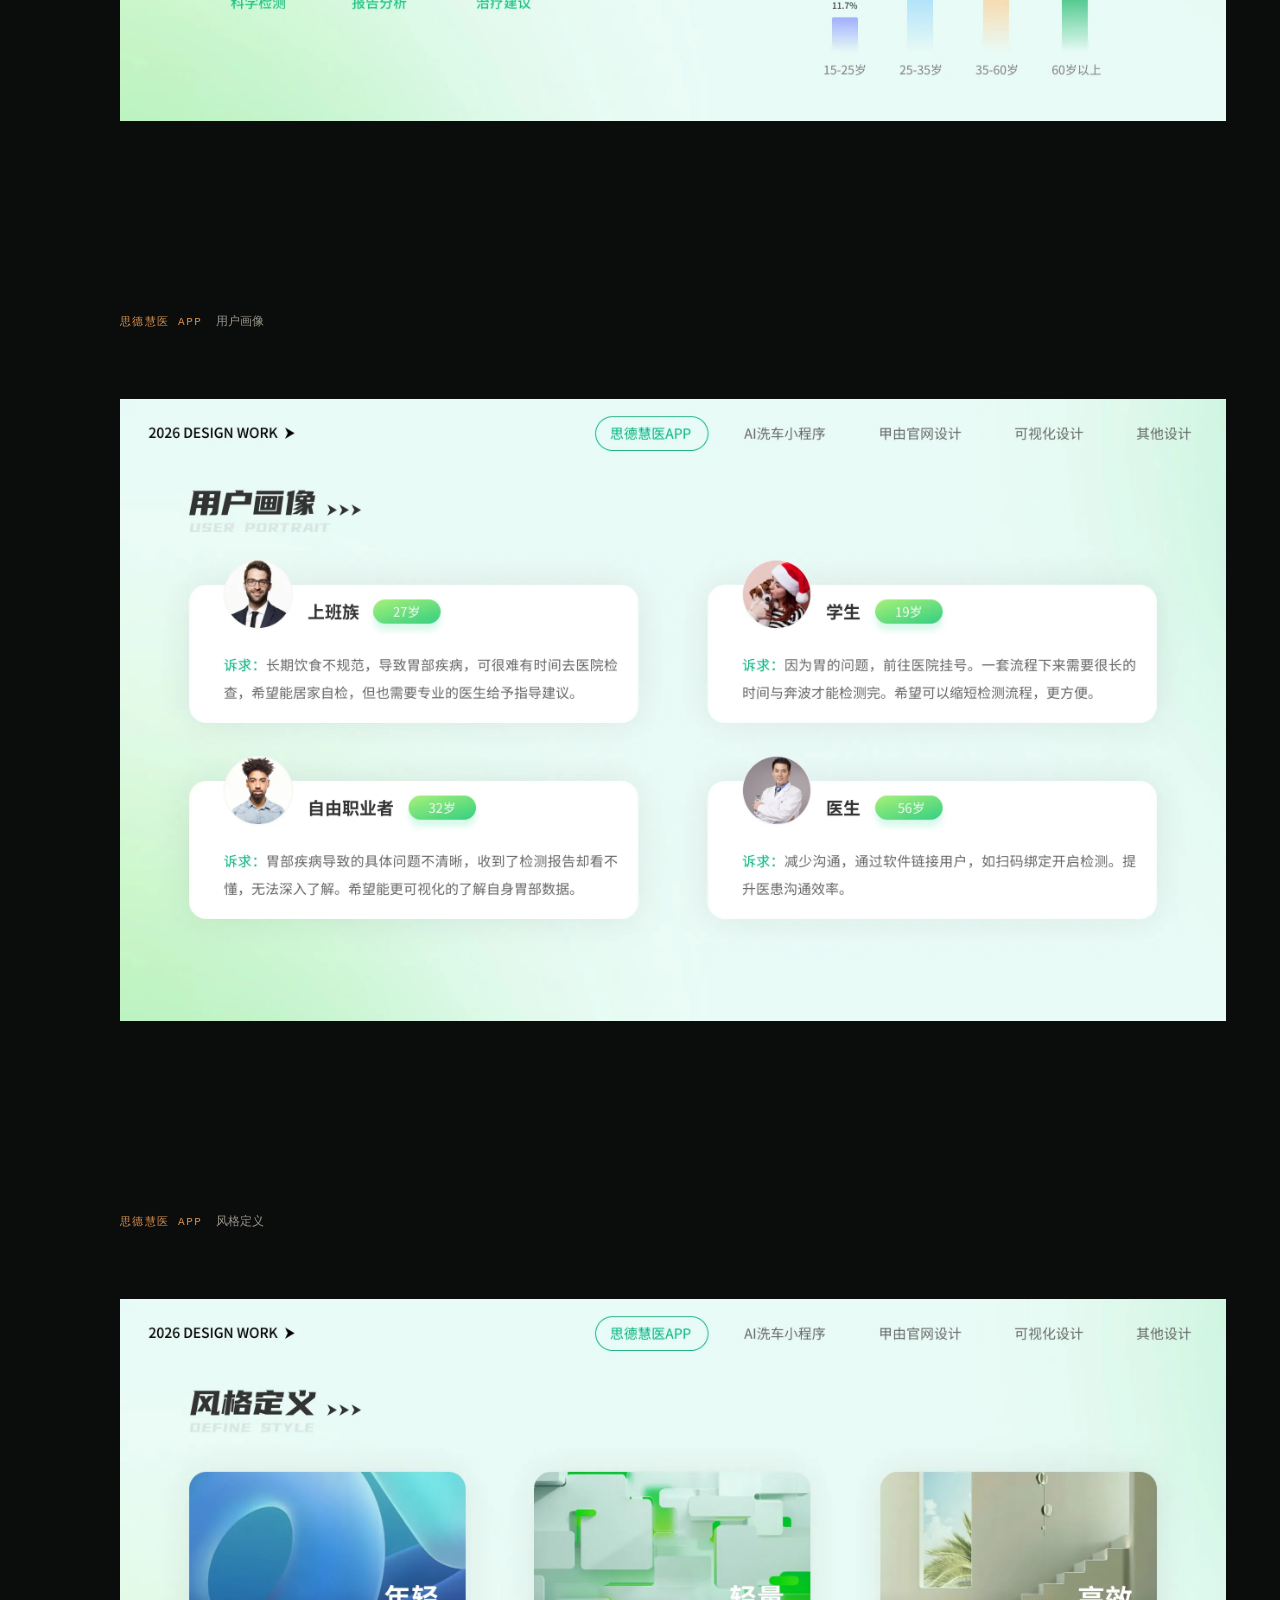
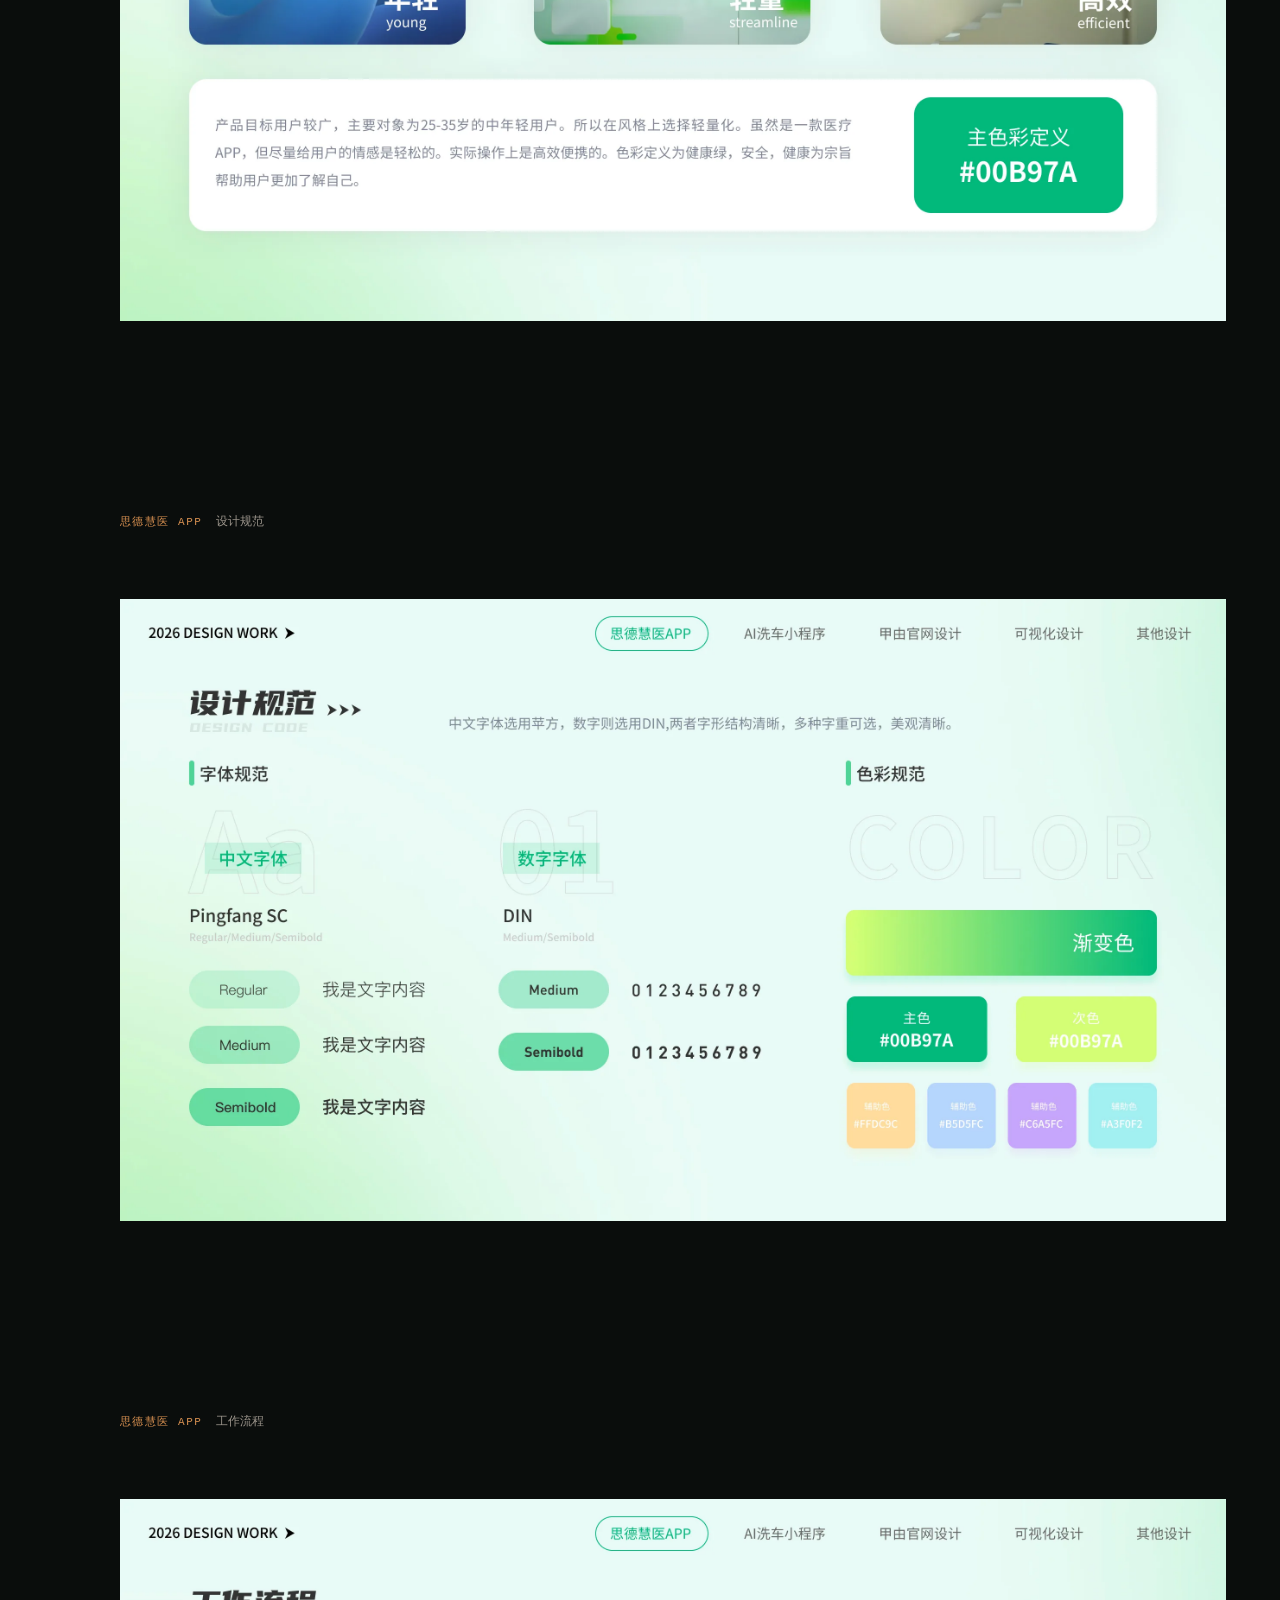
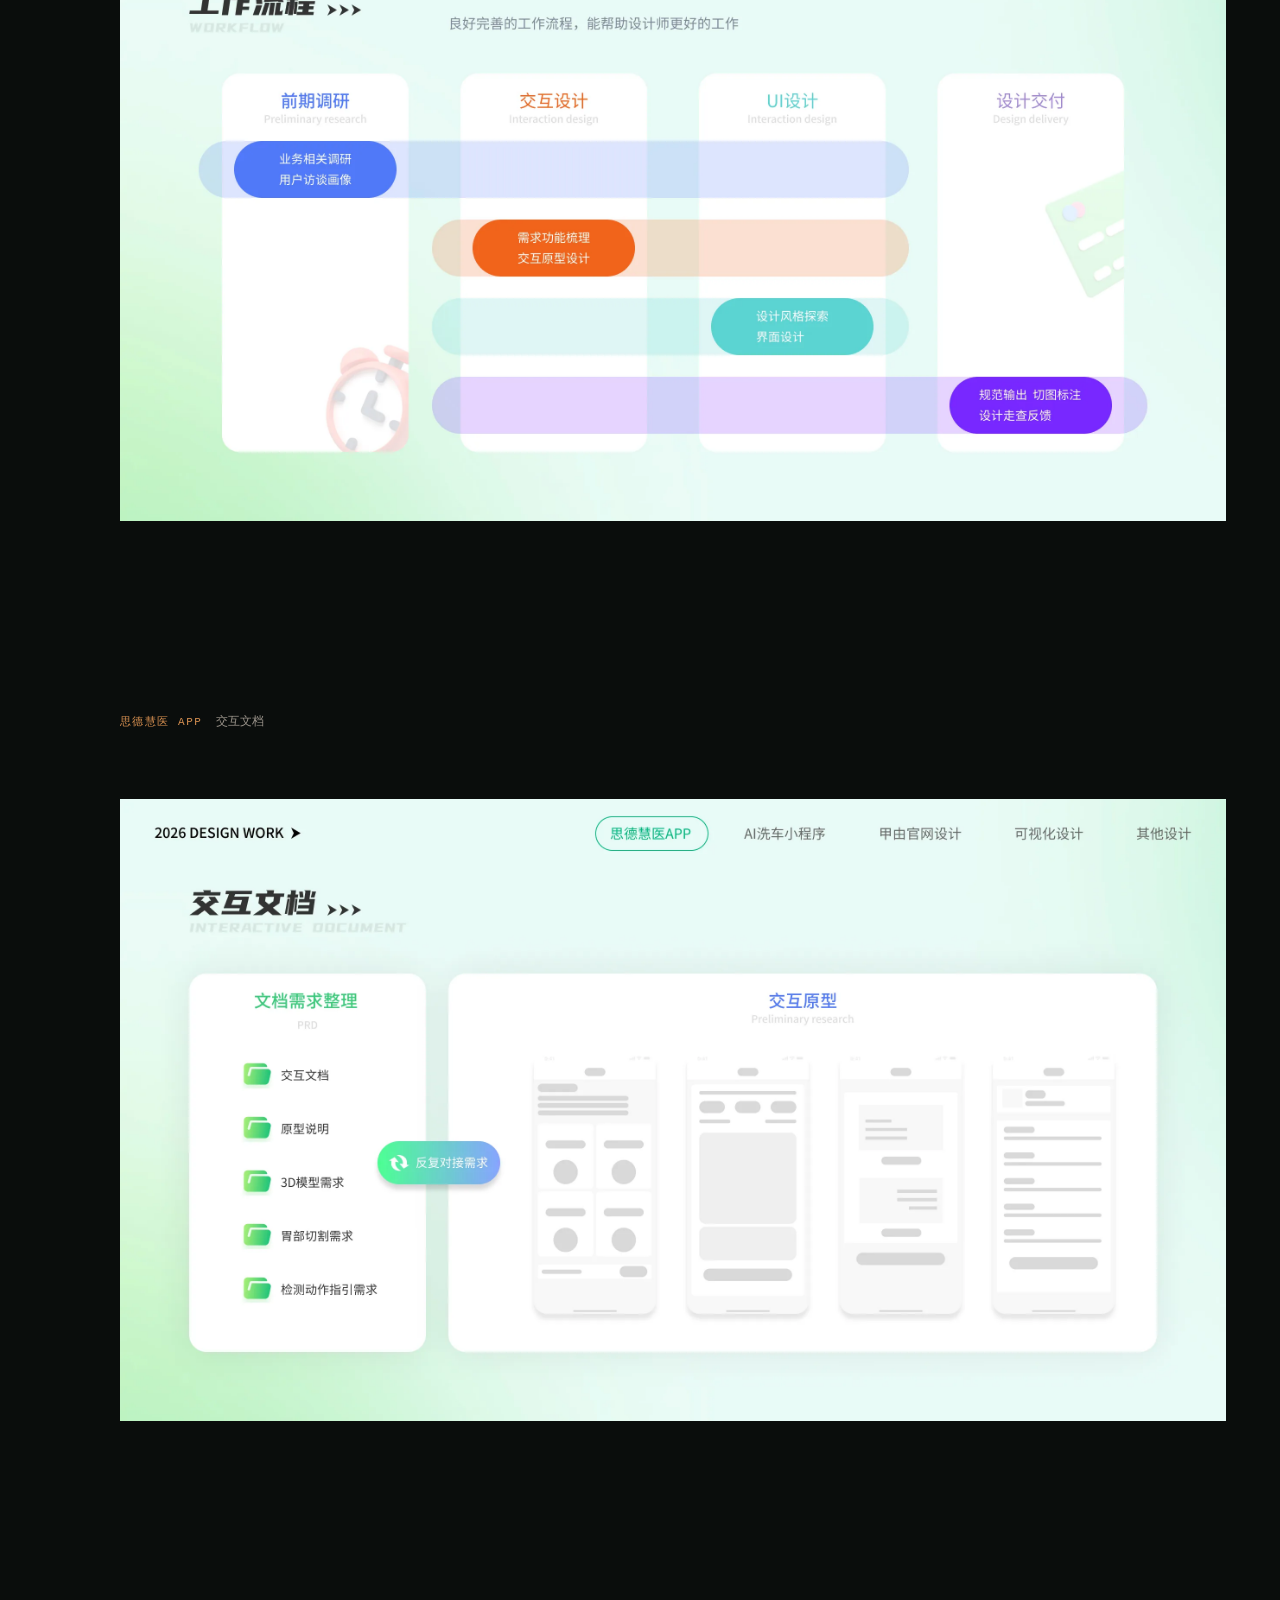
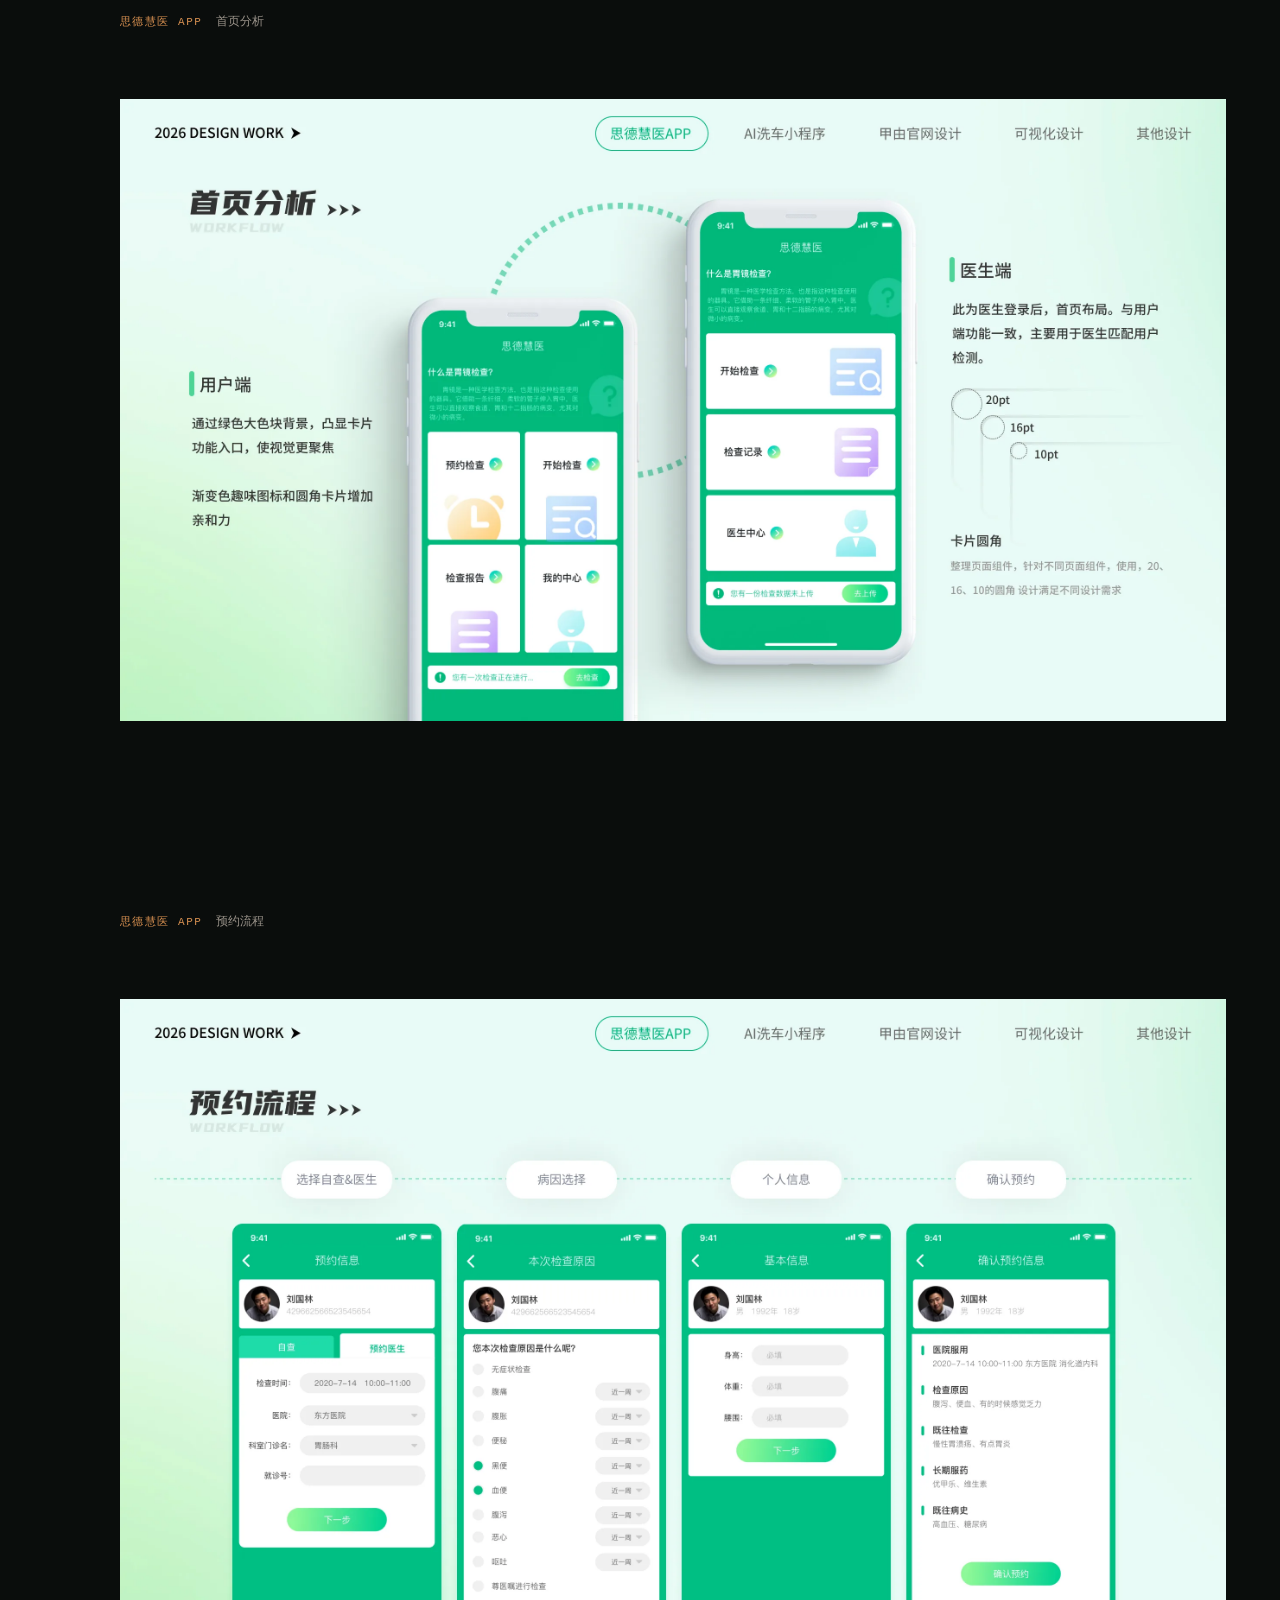
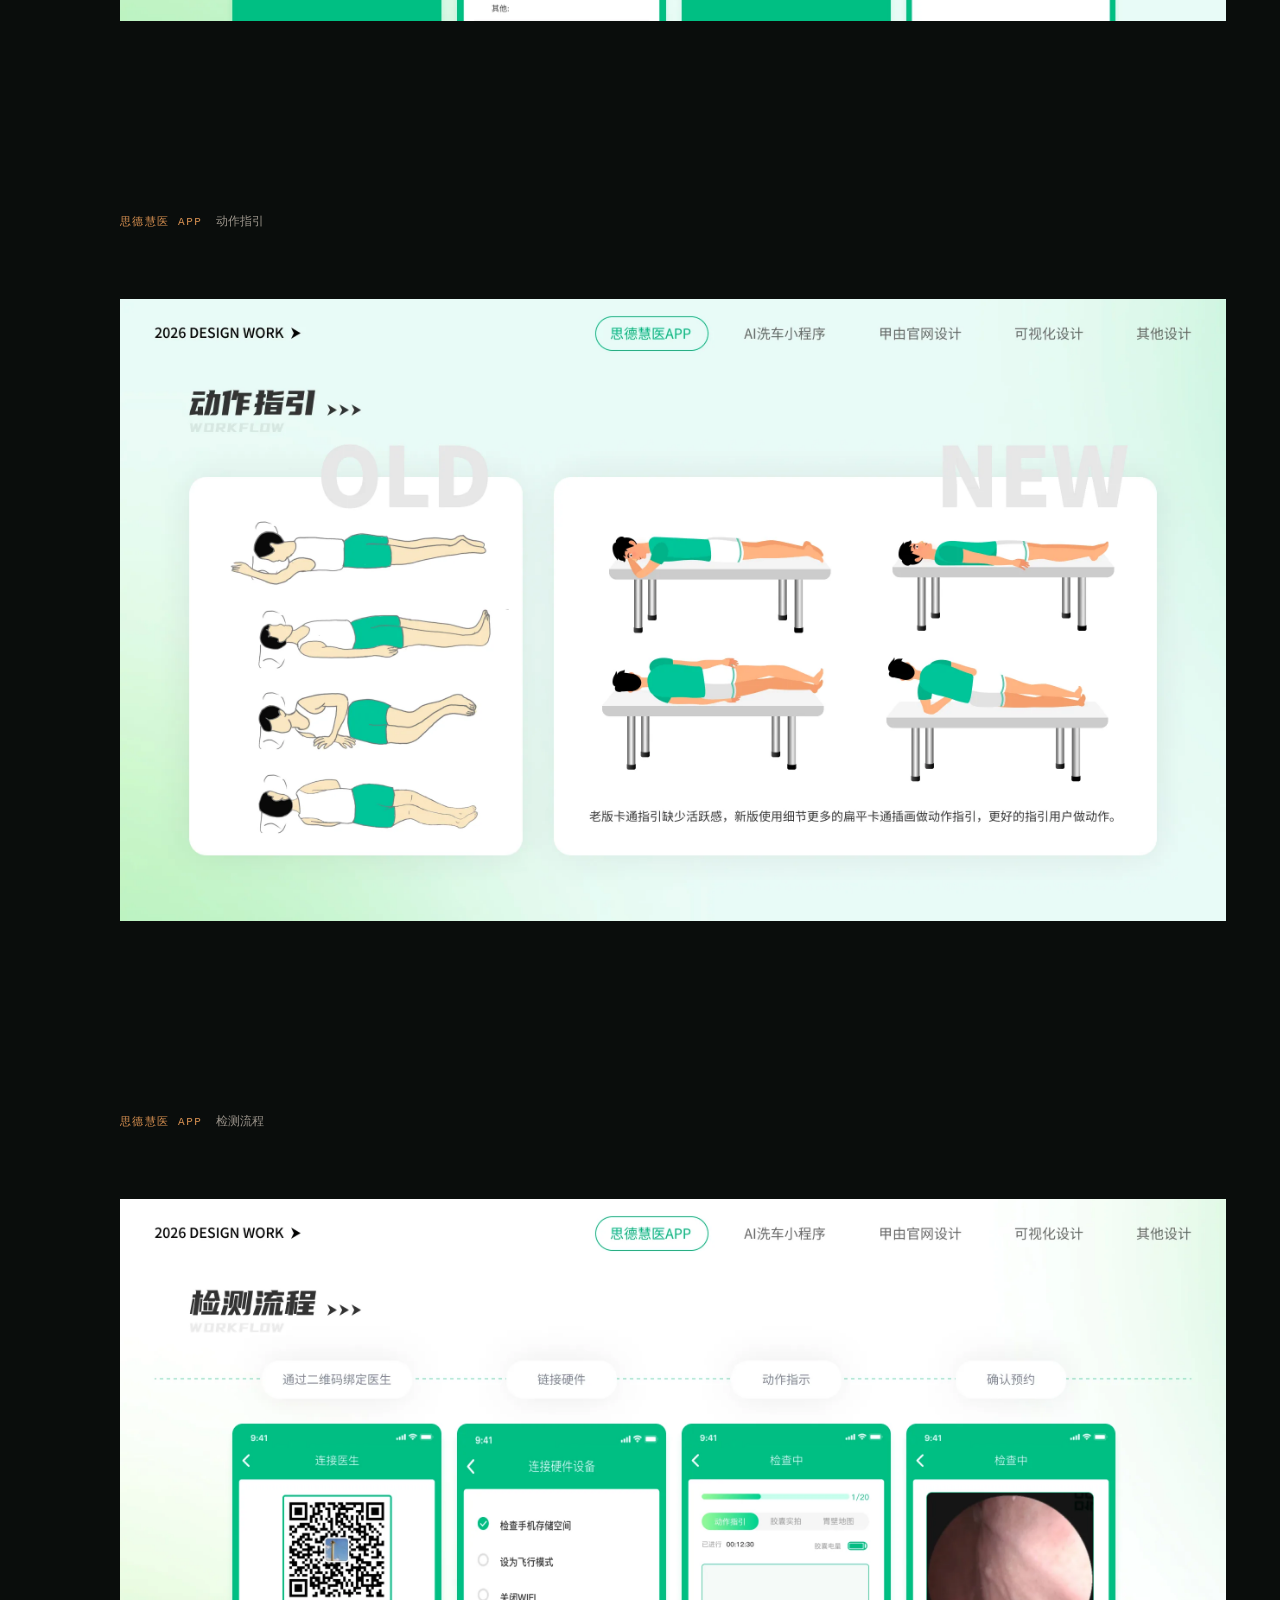
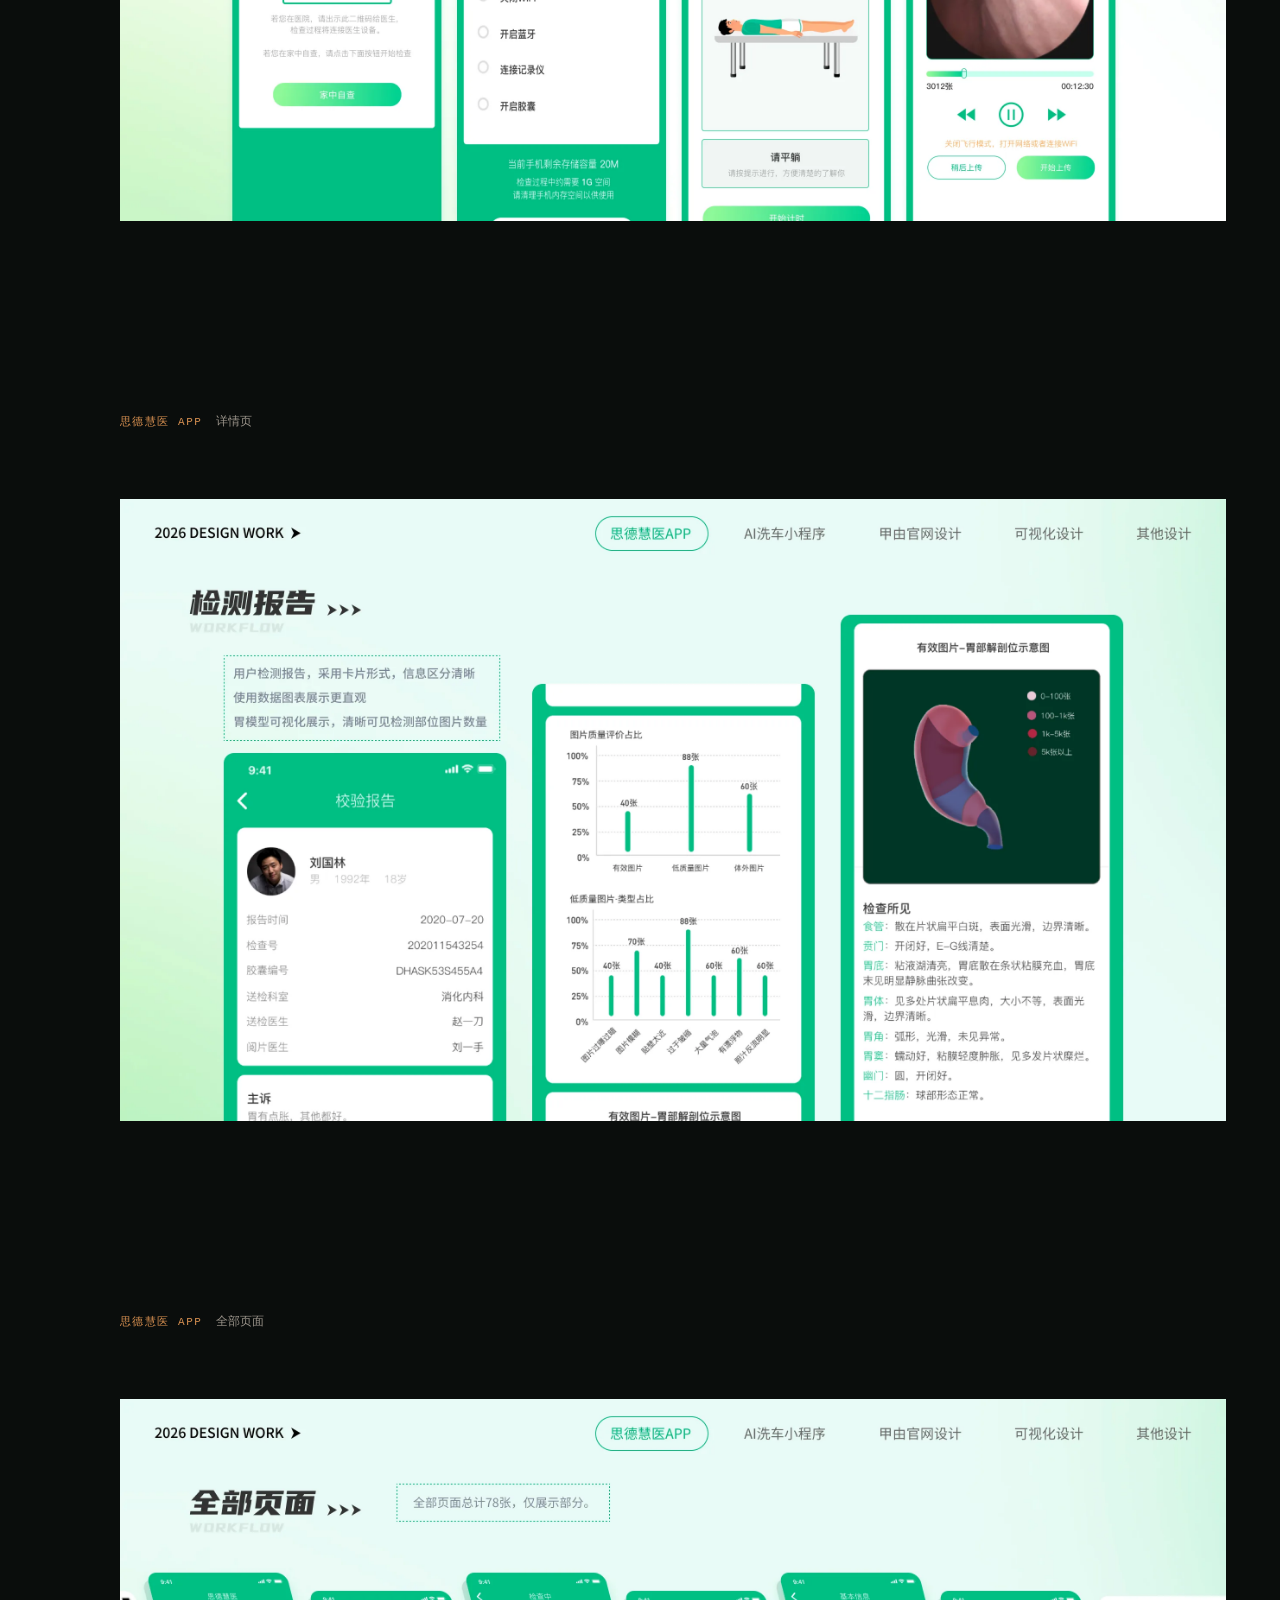
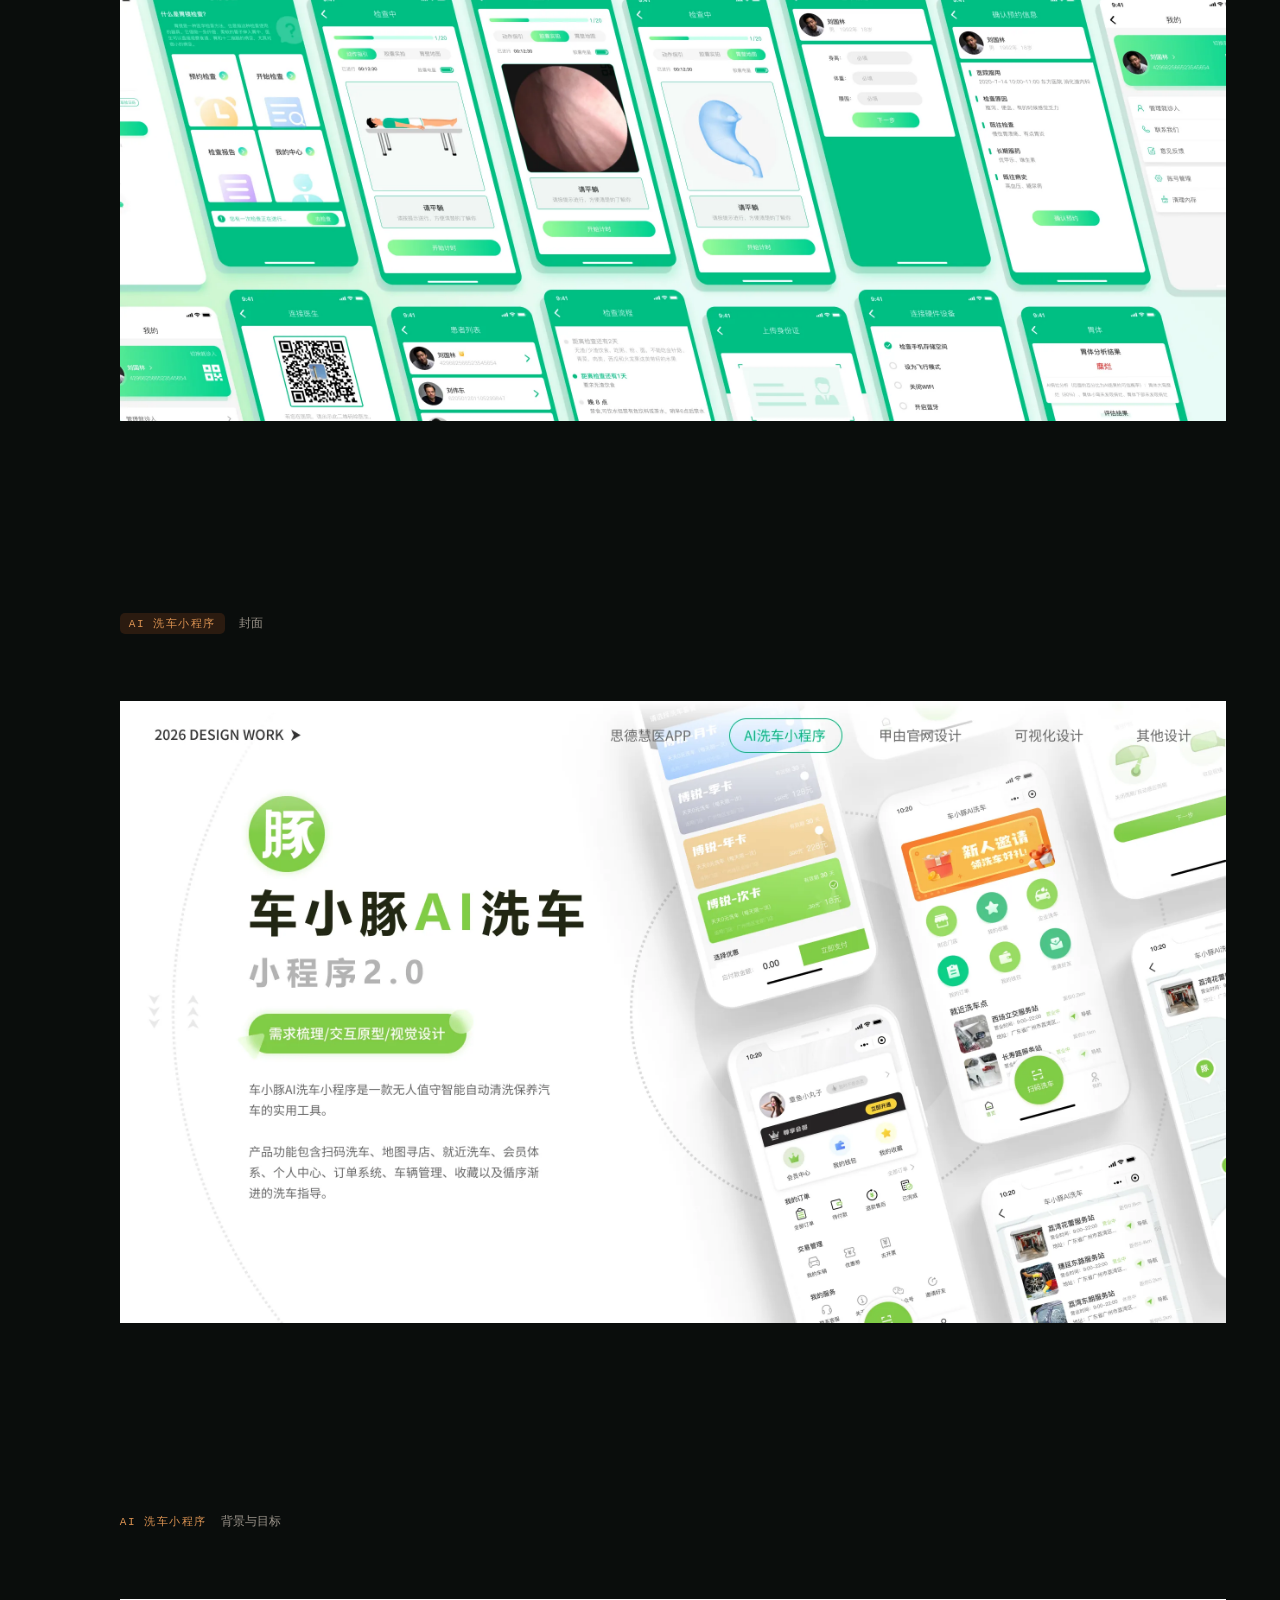
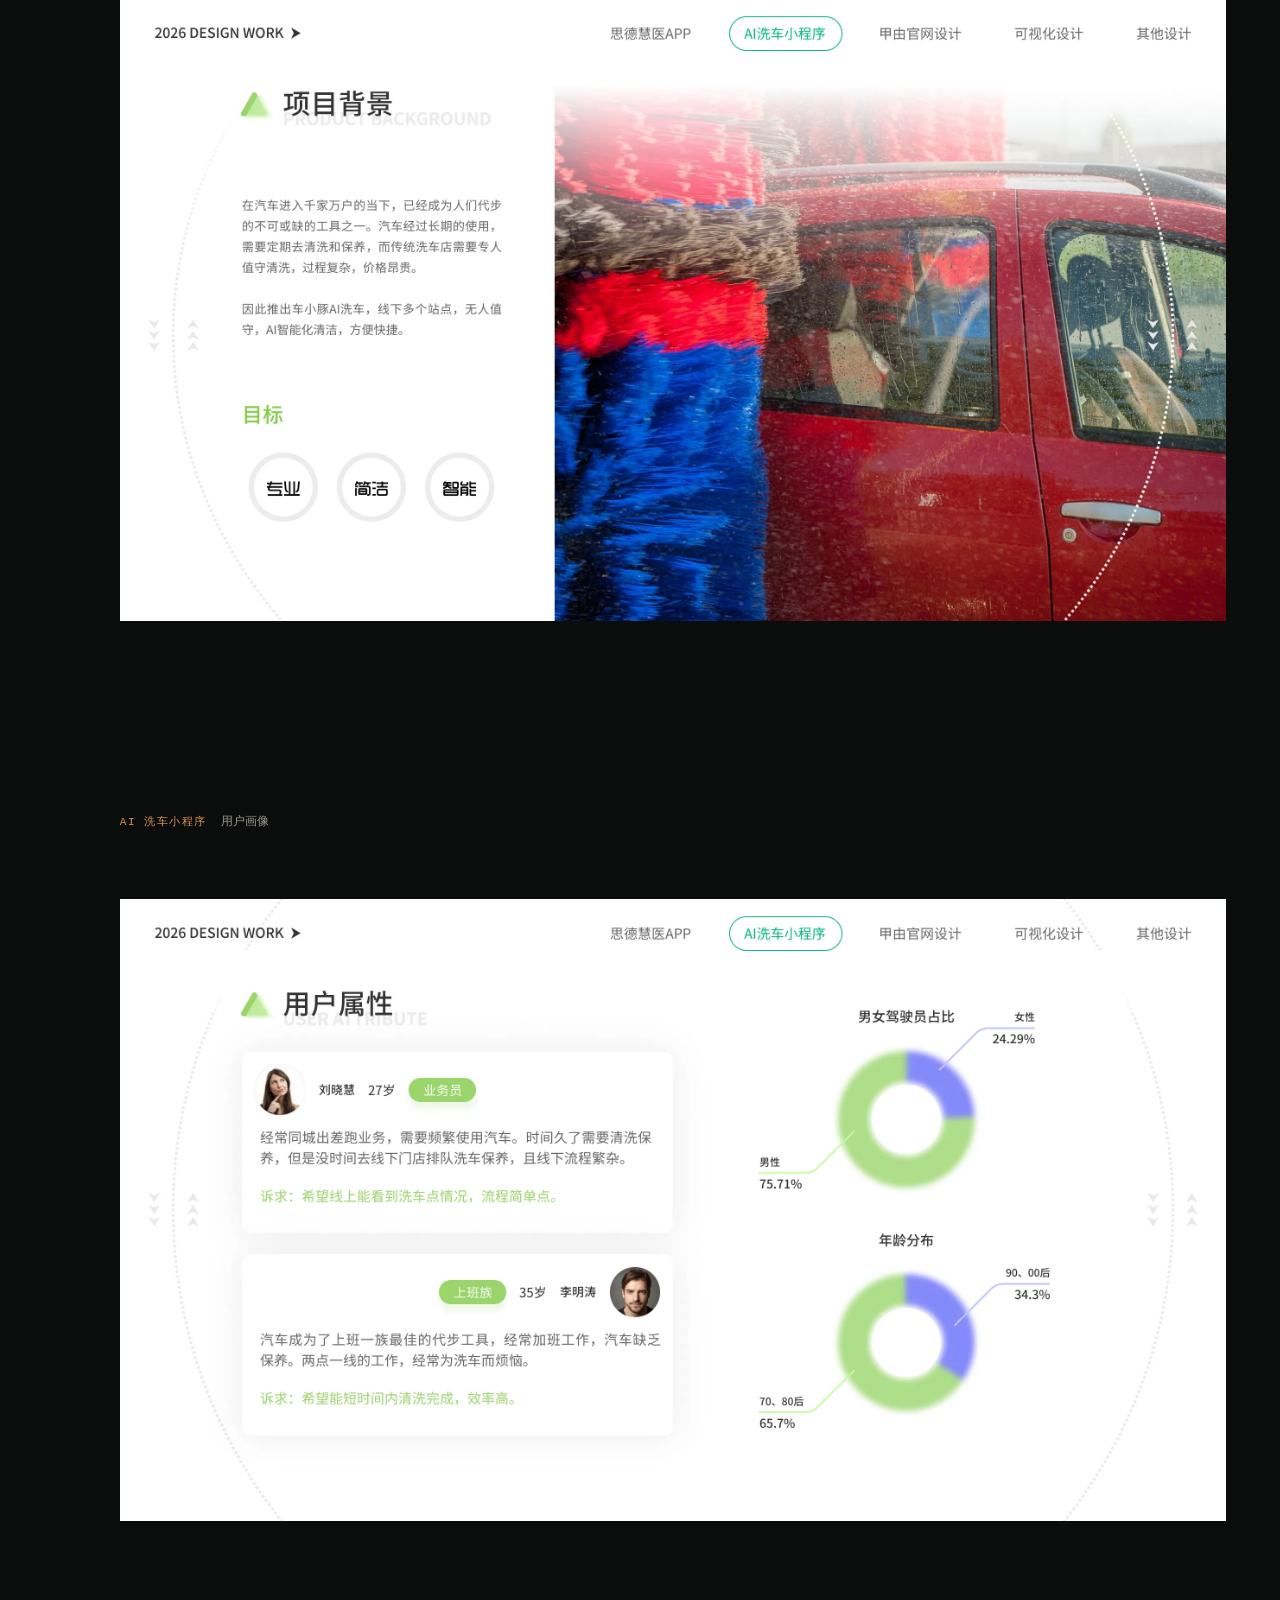
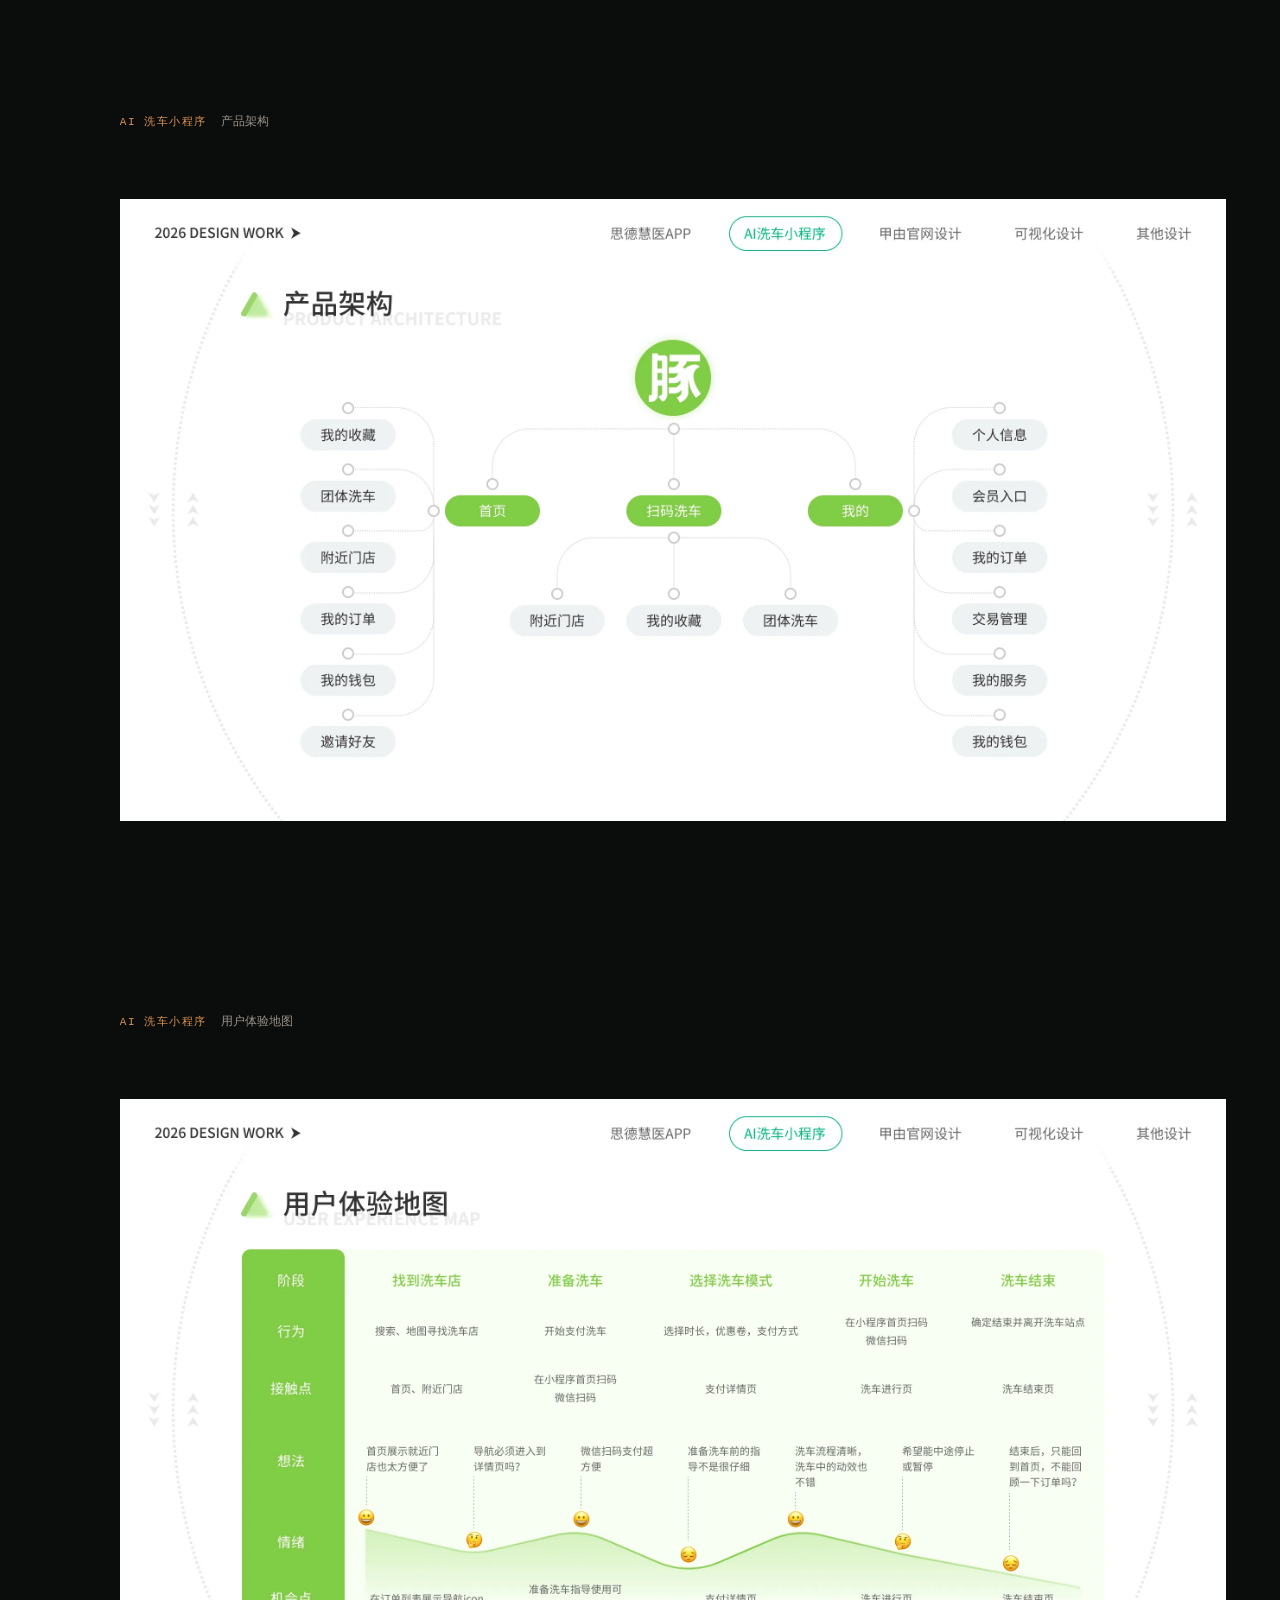
<file: work-app.html>
<!doctype html>
<html lang="zh-CN">
  <head>
    <meta charset="UTF-8" />
    <meta name="viewport" content="width=device-width, initial-scale=1" />
    <title>APP 设计 — ICEWEN 作品集</title>
    <meta name="description" content="喻佩文（Icewen）的APP 设计作品：思德慧医 APP、AI 洗车小程序" />
    <meta name="theme-color" content="#0a0d0c" />

    <meta property="og:type" content="article" />
    <meta property="og:locale" content="zh_CN" />
    <meta property="og:site_name" content="ICEWEN" />
    <meta property="og:title" content="APP 设计 — ICEWEN 作品集" />
    <meta property="og:description" content="思德慧医 APP、AI 洗车小程序" />
    <meta property="og:url" content="https://icewen.cn/work-app.html" />
    <!-- 分享图用 JPG 而不是 WebP —— 微信抓 WebP 不稳定 -->
    <meta property="og:image" content="https://icewen.cn/assets/work/og-app.jpg" />
    <meta name="twitter:card" content="summary_large_image" />
    <meta name="twitter:image" content="https://icewen.cn/assets/work/og-app.jpg" />

    <link rel="icon" href="assets/favicon.svg?v=20260805" />
    <link rel="apple-touch-icon" href="assets/favicon.svg?v=20260805" />
    <link rel="stylesheet" href="styles.css?v=20260803t" />
    <link rel="stylesheet" href="work.css?v=20260803t" />
    <script src="work.js?v=20260803t" defer></script>
  </head>
  <body>
    <a class="skip-link" href="#frames">跳到作品内容</a>

    <svg class="icon-sprite" aria-hidden="true" focusable="false" width="0" height="0">
      <defs>
        <symbol id="i-left" viewBox="0 0 24 24"><path d="M20 12H5M11 6l-6 6 6 6" /></symbol>
        <symbol id="i-right" viewBox="0 0 24 24"><path d="M4 12h15M13 6l6 6-6 6" /></symbol>
        <symbol id="i-mark" viewBox="0 0 24 24"><path d="M12 5l7 13H5z" /></symbol>
        <symbol id="i-expand" viewBox="0 0 24 24"><path d="M9 4H4v5M15 4h5v5M15 20h5v-5M9 20H4v-5" /></symbol>
      </defs>
    </svg>

    <aside class="case-rail" aria-hidden="true">
      <span class="rail-mark"><svg class="icon"><use href="#i-mark" /></svg></span>
      <span class="case-count"><b data-frame-current>01</b><i></i><span data-frame-total>—</span></span>
      <span class="rail-type" aria-hidden="true">APP DESIGN</span>
    </aside>

    <header class="case-header">
      <a class="case-back" href="index.html#work">
        <svg class="icon" aria-hidden="true"><use href="#i-left" /></svg>返回作品
      </a>
      <p class="case-title">APP 设计<span>UI 视觉设计 · 2026 DESIGN WORK</span></p>
      <a class="case-contact" href="index.html#contact">联系我</a>
    </header>

    <!--
      这一页只放「APP 设计」这一个分类。图片是作品集原图（2560×1440）转的 WebP，
      不做任何裁切。
      加页复制一整块 <section class="frame">，删页整块删掉，
      序号由 work.js 按 DOM 顺序自动重排，不用手动改。
      data-first 标记「新项目从这里开始」，项目名会高亮。
    -->
    <main class="frames" id="frames">
      <section class="frame" id="app" data-first>
        <p class="frame-label"><b>思德慧医 APP</b><span>封面</span></p>
        <button class="frame-shot" type="button" aria-label="放大查看：思德慧医 APP 封面">
          <img src="assets/work/ui/app-01.webp" width="2560" height="1440" alt="思德慧医 APP 封面" />
        </button>
      </section>

      <section class="frame">
        <p class="frame-label"><b>思德慧医 APP</b><span>项目 5W</span></p>
        <button class="frame-shot" type="button" aria-label="放大查看：思德慧医 APP 项目 5W">
          <img src="assets/work/ui/app-02.webp" width="2560" height="1440" alt="思德慧医 APP 项目 5W" loading="lazy" />
        </button>
      </section>

      <section class="frame">
        <p class="frame-label"><b>思德慧医 APP</b><span>用户画像</span></p>
        <button class="frame-shot" type="button" aria-label="放大查看：思德慧医 APP 用户画像">
          <img src="assets/work/ui/app-03.webp" width="2560" height="1440" alt="思德慧医 APP 用户画像" loading="lazy" />
        </button>
      </section>

      <section class="frame">
        <p class="frame-label"><b>思德慧医 APP</b><span>风格定义</span></p>
        <button class="frame-shot" type="button" aria-label="放大查看：思德慧医 APP 风格定义">
          <img src="assets/work/ui/app-04.webp" width="2560" height="1440" alt="思德慧医 APP 风格定义" loading="lazy" />
        </button>
      </section>

      <section class="frame">
        <p class="frame-label"><b>思德慧医 APP</b><span>设计规范</span></p>
        <button class="frame-shot" type="button" aria-label="放大查看：思德慧医 APP 设计规范">
          <img src="assets/work/ui/app-05.webp" width="2560" height="1440" alt="思德慧医 APP 设计规范" loading="lazy" />
        </button>
      </section>

      <section class="frame">
        <p class="frame-label"><b>思德慧医 APP</b><span>工作流程</span></p>
        <button class="frame-shot" type="button" aria-label="放大查看：思德慧医 APP 工作流程">
          <img src="assets/work/ui/app-06.webp" width="2560" height="1440" alt="思德慧医 APP 工作流程" loading="lazy" />
        </button>
      </section>

      <section class="frame">
        <p class="frame-label"><b>思德慧医 APP</b><span>交互文档</span></p>
        <button class="frame-shot" type="button" aria-label="放大查看：思德慧医 APP 交互文档">
          <img src="assets/work/ui/app-07.webp" width="2560" height="1440" alt="思德慧医 APP 交互文档" loading="lazy" />
        </button>
      </section>

      <section class="frame">
        <p class="frame-label"><b>思德慧医 APP</b><span>首页分析</span></p>
        <button class="frame-shot" type="button" aria-label="放大查看：思德慧医 APP 首页分析">
          <img src="assets/work/ui/app-08.webp" width="2560" height="1440" alt="思德慧医 APP 首页分析" loading="lazy" />
        </button>
      </section>

      <section class="frame">
        <p class="frame-label"><b>思德慧医 APP</b><span>预约流程</span></p>
        <button class="frame-shot" type="button" aria-label="放大查看：思德慧医 APP 预约流程">
          <img src="assets/work/ui/app-09.webp" width="2560" height="1440" alt="思德慧医 APP 预约流程" loading="lazy" />
        </button>
      </section>

      <section class="frame">
        <p class="frame-label"><b>思德慧医 APP</b><span>动作指引</span></p>
        <button class="frame-shot" type="button" aria-label="放大查看：思德慧医 APP 动作指引">
          <img src="assets/work/ui/app-10.webp" width="2560" height="1440" alt="思德慧医 APP 动作指引" loading="lazy" />
        </button>
      </section>

      <section class="frame">
        <p class="frame-label"><b>思德慧医 APP</b><span>检测流程</span></p>
        <button class="frame-shot" type="button" aria-label="放大查看：思德慧医 APP 检测流程">
          <img src="assets/work/ui/app-11.webp" width="2560" height="1440" alt="思德慧医 APP 检测流程" loading="lazy" />
        </button>
      </section>

      <section class="frame">
        <p class="frame-label"><b>思德慧医 APP</b><span>详情页</span></p>
        <button class="frame-shot" type="button" aria-label="放大查看：思德慧医 APP 详情页">
          <img src="assets/work/ui/app-12.webp" width="2560" height="1440" alt="思德慧医 APP 详情页" loading="lazy" />
        </button>
      </section>

      <section class="frame">
        <p class="frame-label"><b>思德慧医 APP</b><span>全部页面</span></p>
        <button class="frame-shot" type="button" aria-label="放大查看：思德慧医 APP 全部页面">
          <img src="assets/work/ui/app-13.webp" width="2560" height="1440" alt="思德慧医 APP 全部页面" loading="lazy" />
        </button>
      </section>

      <section class="frame" id="mini" data-first>
        <p class="frame-label"><b>AI 洗车小程序</b><span>封面</span></p>
        <button class="frame-shot" type="button" aria-label="放大查看：AI 洗车小程序 封面">
          <img src="assets/work/ui/mini-01.webp" width="2560" height="1440" alt="AI 洗车小程序 封面" />
        </button>
      </section>

      <section class="frame">
        <p class="frame-label"><b>AI 洗车小程序</b><span>背景与目标</span></p>
        <button class="frame-shot" type="button" aria-label="放大查看：AI 洗车小程序 背景与目标">
          <img src="assets/work/ui/mini-02.webp" width="2560" height="1440" alt="AI 洗车小程序 背景与目标" loading="lazy" />
        </button>
      </section>

      <section class="frame">
        <p class="frame-label"><b>AI 洗车小程序</b><span>用户画像</span></p>
        <button class="frame-shot" type="button" aria-label="放大查看：AI 洗车小程序 用户画像">
          <img src="assets/work/ui/mini-03.webp" width="2560" height="1440" alt="AI 洗车小程序 用户画像" loading="lazy" />
        </button>
      </section>

      <section class="frame">
        <p class="frame-label"><b>AI 洗车小程序</b><span>产品架构</span></p>
        <button class="frame-shot" type="button" aria-label="放大查看：AI 洗车小程序 产品架构">
          <img src="assets/work/ui/mini-04.webp" width="2560" height="1440" alt="AI 洗车小程序 产品架构" loading="lazy" />
        </button>
      </section>

      <section class="frame">
        <p class="frame-label"><b>AI 洗车小程序</b><span>用户体验地图</span></p>
        <button class="frame-shot" type="button" aria-label="放大查看：AI 洗车小程序 用户体验地图">
          <img src="assets/work/ui/mini-05.webp" width="2560" height="1440" alt="AI 洗车小程序 用户体验地图" loading="lazy" />
        </button>
      </section>

      <section class="frame">
        <p class="frame-label"><b>AI 洗车小程序</b><span>设计规范</span></p>
        <button class="frame-shot" type="button" aria-label="放大查看：AI 洗车小程序 设计规范">
          <img src="assets/work/ui/mini-06.webp" width="2560" height="1440" alt="AI 洗车小程序 设计规范" loading="lazy" />
        </button>
      </section>

      <section class="frame">
        <p class="frame-label"><b>AI 洗车小程序</b><span>首页</span></p>
        <button class="frame-shot" type="button" aria-label="放大查看：AI 洗车小程序 首页">
          <img src="assets/work/ui/mini-07.webp" width="2560" height="1440" alt="AI 洗车小程序 首页" loading="lazy" />
        </button>
      </section>

      <section class="frame">
        <p class="frame-label"><b>AI 洗车小程序</b><span>洗车流程</span></p>
        <button class="frame-shot" type="button" aria-label="放大查看：AI 洗车小程序 洗车流程">
          <img src="assets/work/ui/mini-08.webp" width="2560" height="1440" alt="AI 洗车小程序 洗车流程" loading="lazy" />
        </button>
      </section>

      <section class="frame">
        <p class="frame-label"><b>AI 洗车小程序</b><span>其他视觉</span></p>
        <button class="frame-shot" type="button" aria-label="放大查看：AI 洗车小程序 其他视觉">
          <img src="assets/work/ui/mini-09.webp" width="2560" height="1440" alt="AI 洗车小程序 其他视觉" loading="lazy" />
        </button>
      </section>

      <section class="frame">
        <p class="frame-label"><b>AI 洗车小程序</b><span>地图找店</span></p>
        <button class="frame-shot" type="button" aria-label="放大查看：AI 洗车小程序 地图找店">
          <img src="assets/work/ui/mini-10.webp" width="2560" height="1440" alt="AI 洗车小程序 地图找店" loading="lazy" />
        </button>
      </section>

      <section class="frame">
        <p class="frame-label"><b>AI 洗车小程序</b><span>会员细节</span></p>
        <button class="frame-shot" type="button" aria-label="放大查看：AI 洗车小程序 会员细节">
          <img src="assets/work/ui/mini-11.webp" width="2560" height="1440" alt="AI 洗车小程序 会员细节" loading="lazy" />
        </button>
      </section>

      <section class="frame">
        <p class="frame-label"><b>AI 洗车小程序</b><span>全部页面</span></p>
        <button class="frame-shot" type="button" aria-label="放大查看：AI 洗车小程序 全部页面">
          <img src="assets/work/ui/mini-12.webp" width="2560" height="1440" alt="AI 洗车小程序 全部页面" loading="lazy" />
        </button>
      </section>

      <section class="case-end">
        <h2>看完了</h2>
        <p>以上是 APP 与小程序部分：思德慧医 APP、AI 洗车小程序。想聊聊具体怎么做的，随时联系我。</p>
        <div class="case-actions">
          <a class="case-button" href="index.html#contact">
            联系我 <svg class="icon" aria-hidden="true"><use href="#i-right" /></svg>
          </a>
          <a class="case-button case-button--ghost" href="work-web.html">
            下一个：网页设计 <svg class="icon" aria-hidden="true"><use href="#i-right" /></svg>
          </a>
        </div>
      </section>
    </main>

    <div class="viewer" data-viewer>
      <button class="viewer-close" type="button" data-viewer-close aria-label="关闭">✕</button>
      <img alt="" />
      <p class="viewer-hint">滚动查看 · 按 Esc 或点击空白处关闭</p>
    </div>
  </body>
</html>
</file>
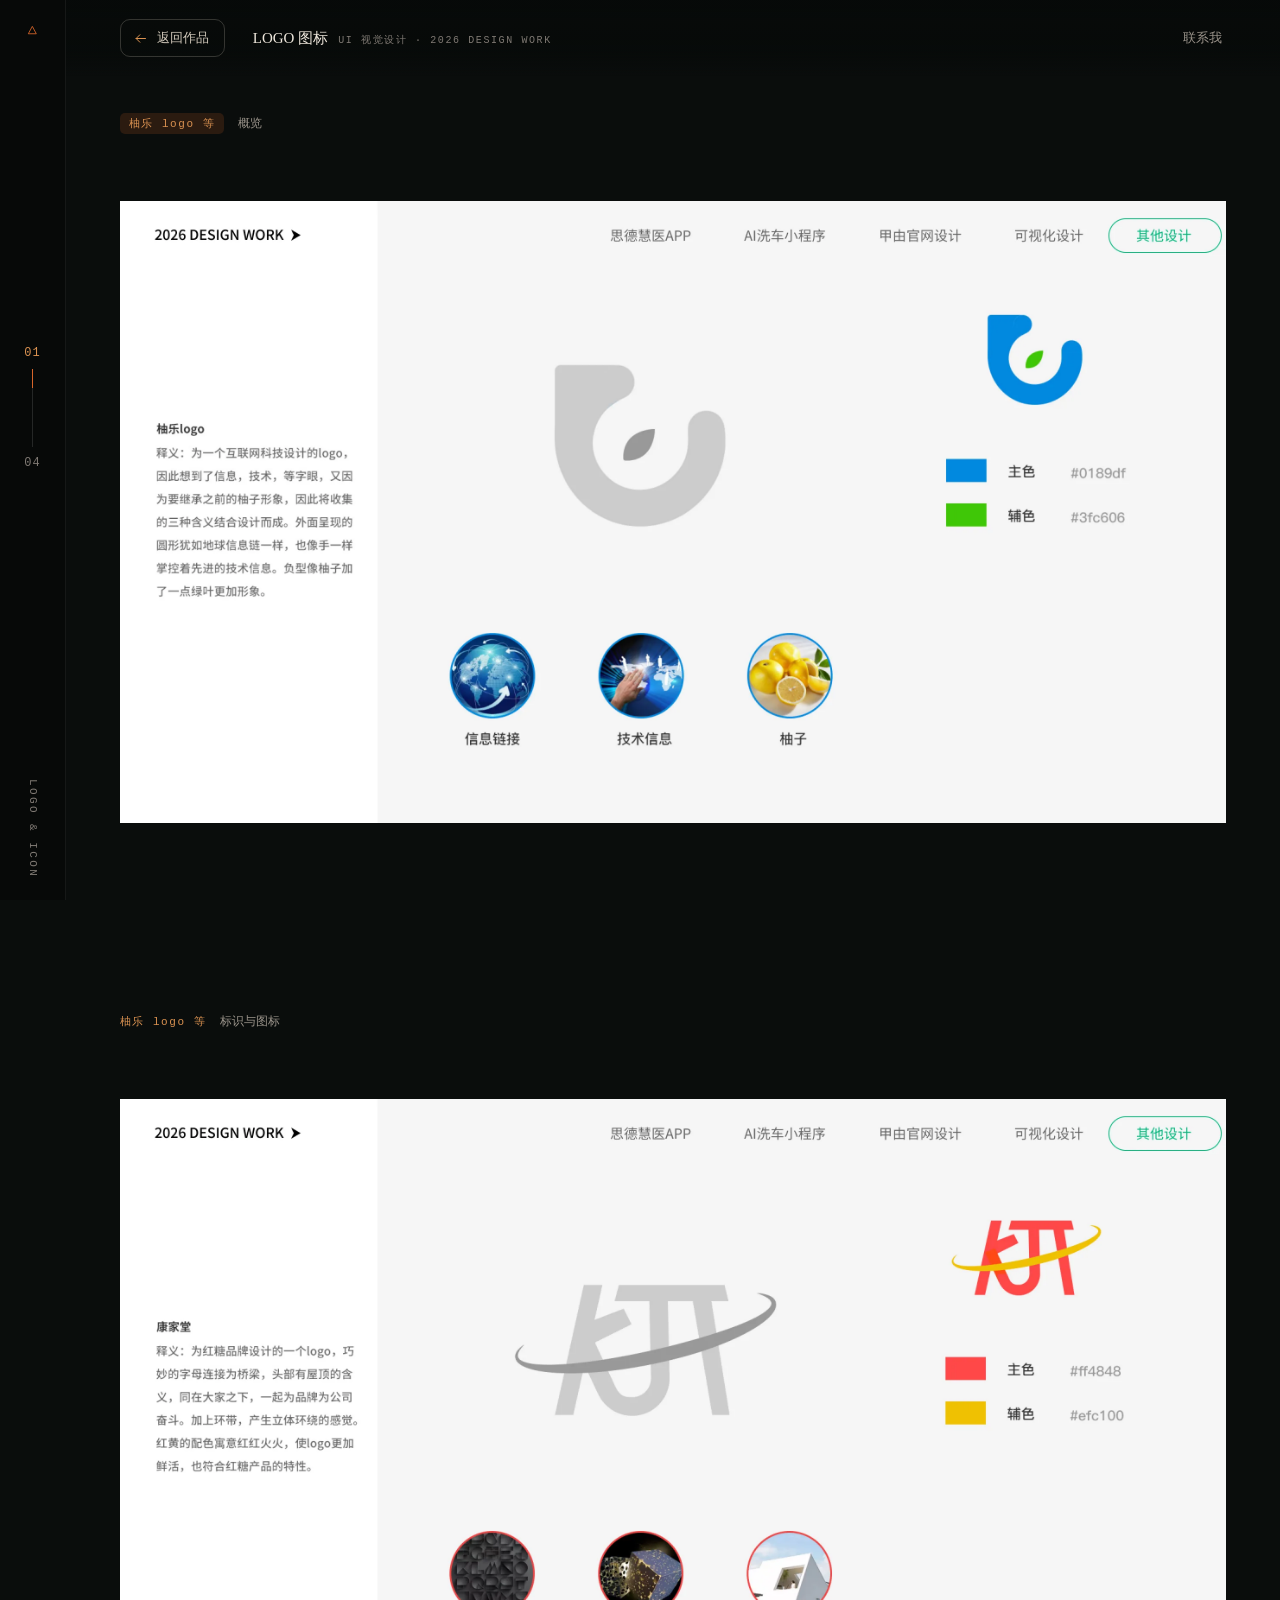
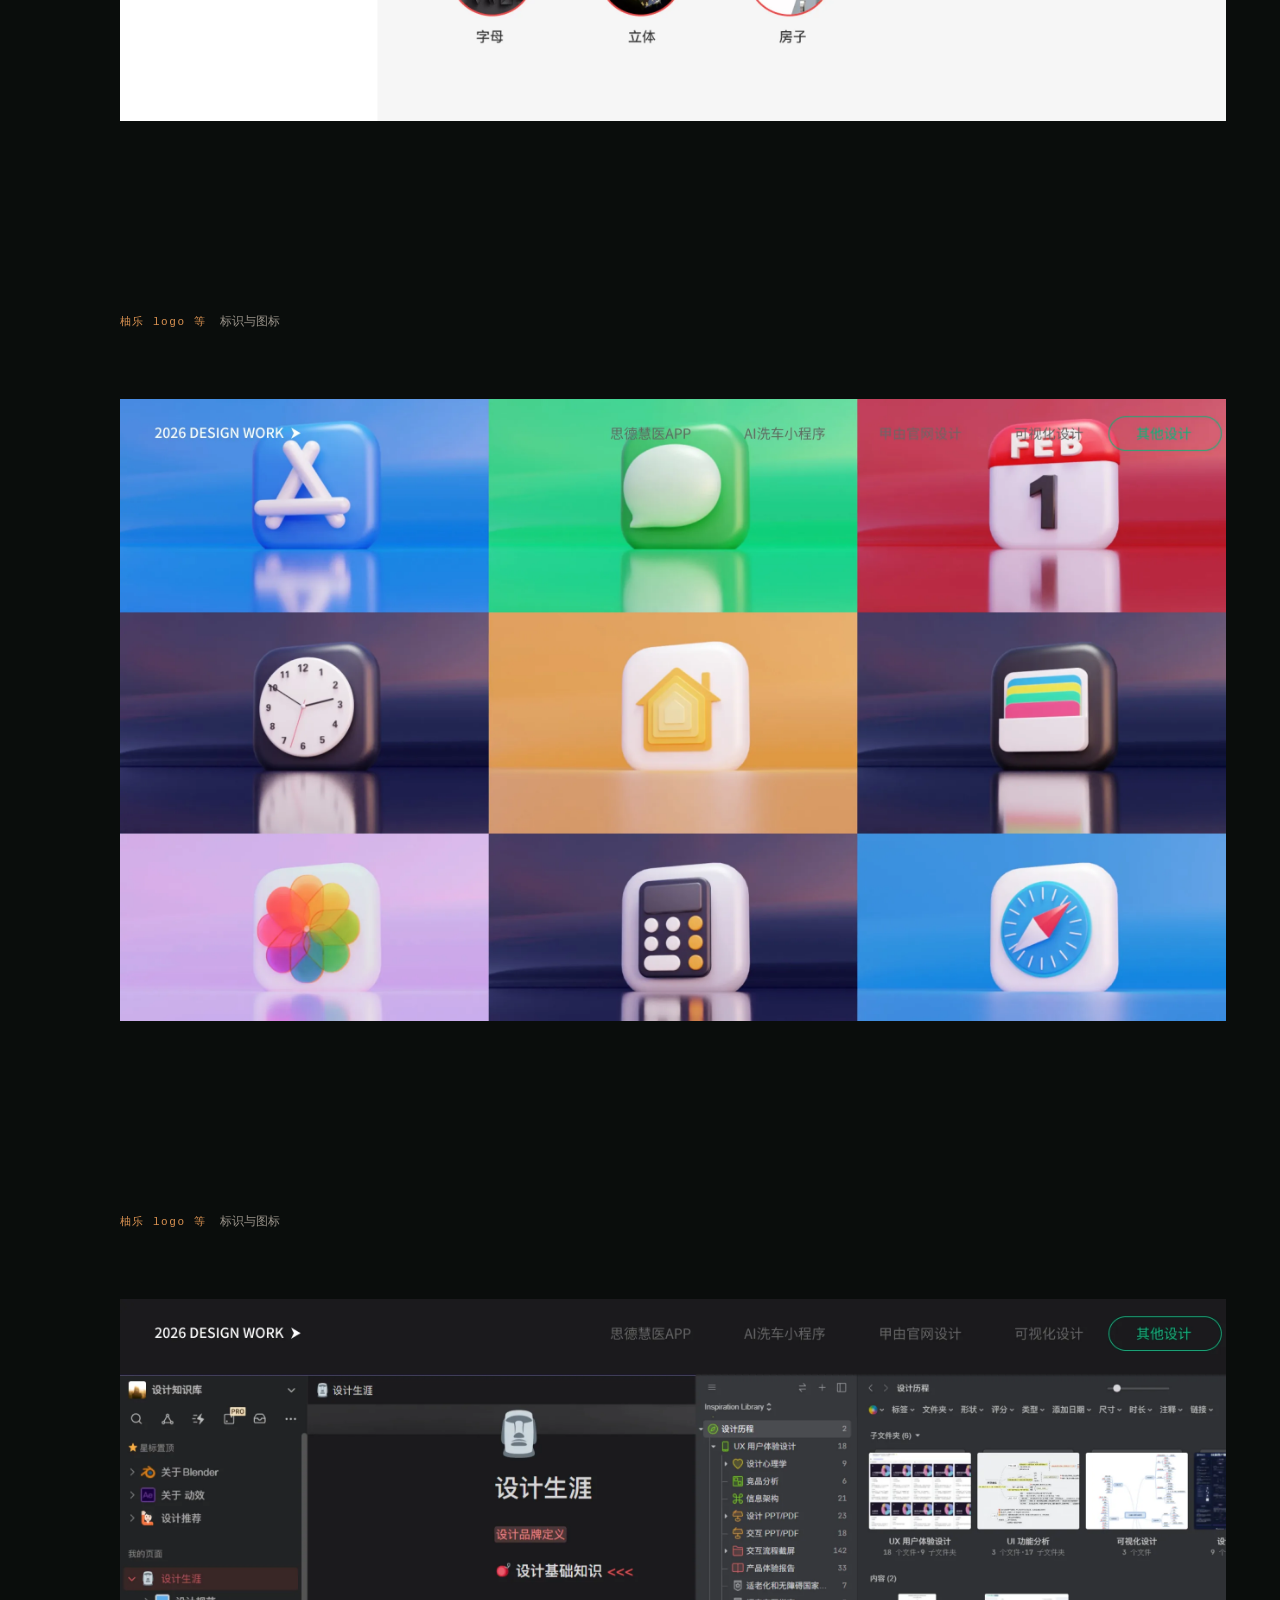
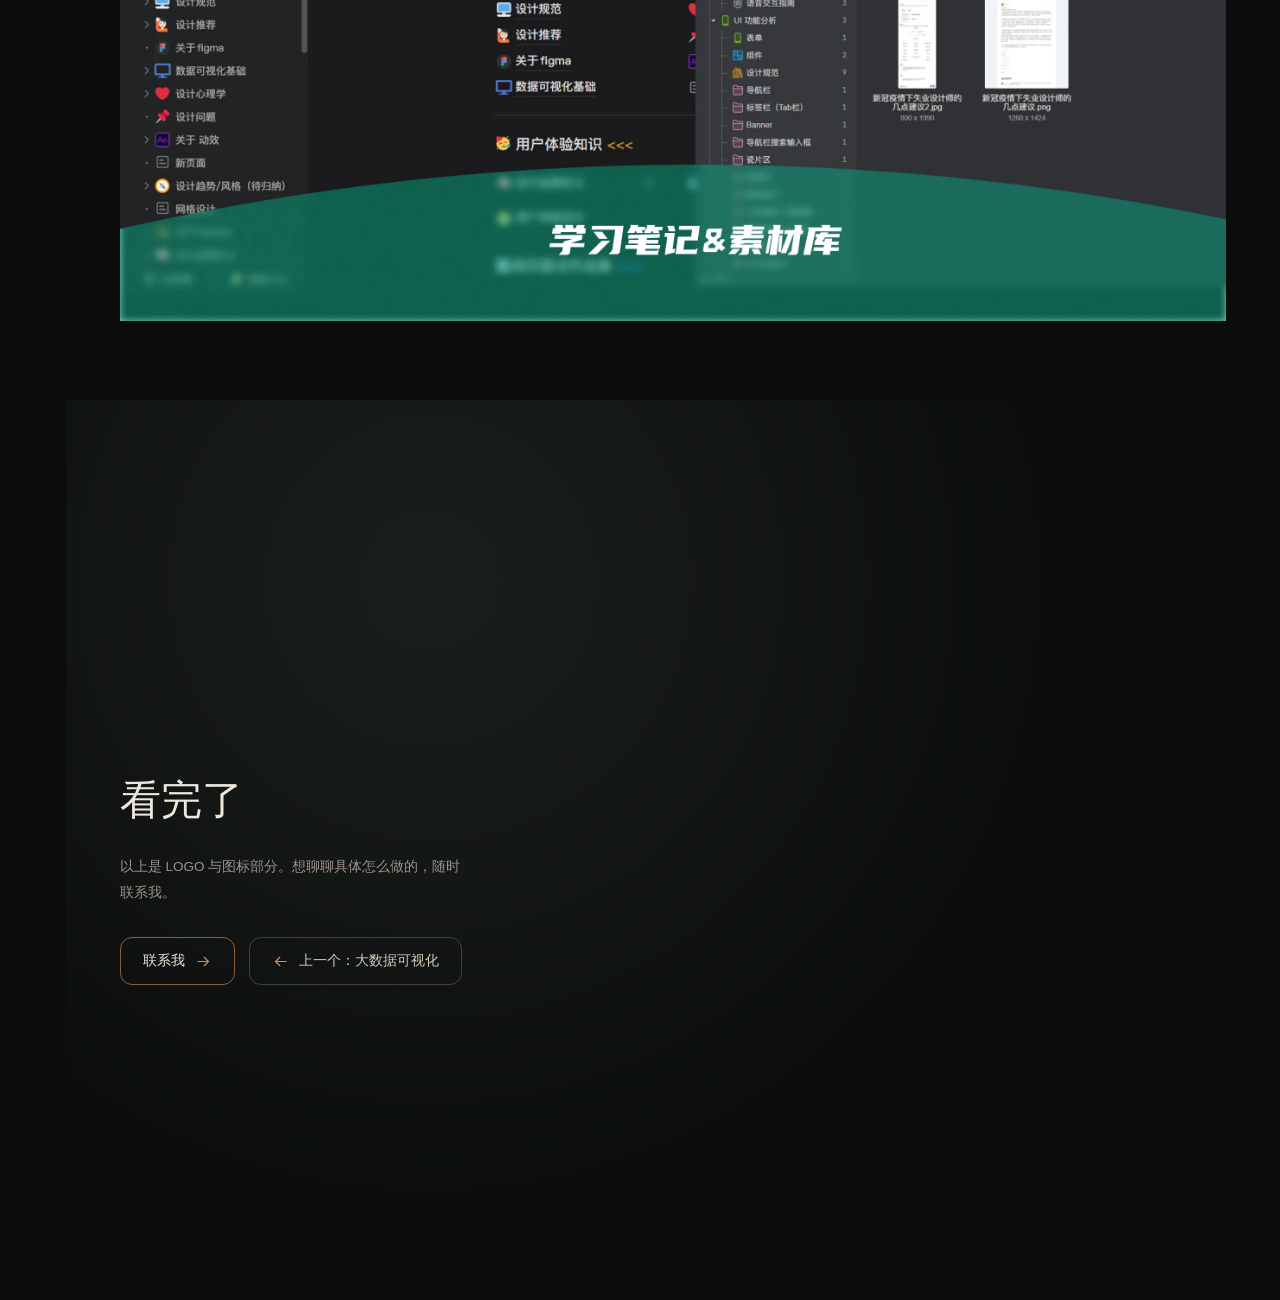
<file: work-icon.html>
<!doctype html>
<html lang="zh-CN">
  <head>
    <meta charset="UTF-8" />
    <meta name="viewport" content="width=device-width, initial-scale=1" />
    <title>LOGO 图标 — ICEWEN 作品集</title>
    <meta name="description" content="喻佩文（Icewen）的LOGO 图标作品：柚乐 logo 等标识与图标设计" />
    <meta name="theme-color" content="#0a0d0c" />

    <meta property="og:type" content="article" />
    <meta property="og:locale" content="zh_CN" />
    <meta property="og:site_name" content="ICEWEN" />
    <meta property="og:title" content="LOGO 图标 — ICEWEN 作品集" />
    <meta property="og:description" content="柚乐 logo 等标识与图标设计" />
    <meta property="og:url" content="https://icewen.cn/work-icon.html" />
    <!-- 分享图用 JPG 而不是 WebP —— 微信抓 WebP 不稳定 -->
    <meta property="og:image" content="https://icewen.cn/assets/work/og-icon.jpg" />
    <meta name="twitter:card" content="summary_large_image" />
    <meta name="twitter:image" content="https://icewen.cn/assets/work/og-icon.jpg" />

    <link rel="icon" href="assets/favicon.svg?v=20260805" />
    <link rel="apple-touch-icon" href="assets/favicon.svg?v=20260805" />
    <link rel="stylesheet" href="styles.css?v=20260803t" />
    <link rel="stylesheet" href="work.css?v=20260803t" />
    <script src="work.js?v=20260803t" defer></script>
  </head>
  <body>
    <a class="skip-link" href="#frames">跳到作品内容</a>

    <svg class="icon-sprite" aria-hidden="true" focusable="false" width="0" height="0">
      <defs>
        <symbol id="i-left" viewBox="0 0 24 24"><path d="M20 12H5M11 6l-6 6 6 6" /></symbol>
        <symbol id="i-right" viewBox="0 0 24 24"><path d="M4 12h15M13 6l6 6-6 6" /></symbol>
        <symbol id="i-mark" viewBox="0 0 24 24"><path d="M12 5l7 13H5z" /></symbol>
        <symbol id="i-expand" viewBox="0 0 24 24"><path d="M9 4H4v5M15 4h5v5M15 20h5v-5M9 20H4v-5" /></symbol>
      </defs>
    </svg>

    <aside class="case-rail" aria-hidden="true">
      <span class="rail-mark"><svg class="icon"><use href="#i-mark" /></svg></span>
      <span class="case-count"><b data-frame-current>01</b><i></i><span data-frame-total>—</span></span>
      <span class="rail-type">LOGO & ICON</span>
    </aside>

    <header class="case-header">
      <a class="case-back" href="index.html#work">
        <svg class="icon" aria-hidden="true"><use href="#i-left" /></svg>返回作品
      </a>
      <p class="case-title">LOGO 图标<span>UI 视觉设计 · 2026 DESIGN WORK</span></p>
      <a class="case-contact" href="index.html#contact">联系我</a>
    </header>

    <!--
      这一页只放「LOGO 图标」这一个分类。图片是作品集原图（2560×1440）转的 WebP，
      不做任何裁切。
      加页复制一整块 <section class="frame">，删页整块删掉，
      序号由 work.js 按 DOM 顺序自动重排，不用手动改。
      data-first 标记「新项目从这里开始」，项目名会高亮。
    -->
    <main class="frames" id="frames">
      <section class="frame" id="icon" data-first>
        <p class="frame-label"><b>柚乐 logo 等</b><span>概览</span></p>
        <button class="frame-shot" type="button" aria-label="放大查看：柚乐 logo 等 概览">
          <img src="assets/work/ui/icon-01.webp" width="2560" height="1440" alt="柚乐 logo 等 概览" />
        </button>
      </section>

      <section class="frame">
        <p class="frame-label"><b>柚乐 logo 等</b><span>标识与图标</span></p>
        <button class="frame-shot" type="button" aria-label="放大查看：柚乐 logo 等 标识与图标">
          <img src="assets/work/ui/icon-02.webp" width="2560" height="1440" alt="柚乐 logo 等 标识与图标" loading="lazy" />
        </button>
      </section>

      <section class="frame">
        <p class="frame-label"><b>柚乐 logo 等</b><span>标识与图标</span></p>
        <button class="frame-shot" type="button" aria-label="放大查看：柚乐 logo 等 标识与图标">
          <img src="assets/work/ui/icon-03.webp" width="2560" height="1440" alt="柚乐 logo 等 标识与图标" loading="lazy" />
        </button>
      </section>

      <section class="frame">
        <p class="frame-label"><b>柚乐 logo 等</b><span>标识与图标</span></p>
        <button class="frame-shot" type="button" aria-label="放大查看：柚乐 logo 等 标识与图标">
          <img src="assets/work/ui/icon-04.webp" width="2560" height="1440" alt="柚乐 logo 等 标识与图标" loading="lazy" />
        </button>
      </section>

      <section class="case-end">
        <h2>看完了</h2>
        <p>以上是 LOGO 与图标部分。想聊聊具体怎么做的，随时联系我。</p>
        <div class="case-actions">
          <a class="case-button" href="index.html#contact">
            联系我 <svg class="icon" aria-hidden="true"><use href="#i-right" /></svg>
          </a>
          <a class="case-button case-button--ghost" href="work-viz.html">
            <svg class="icon" aria-hidden="true"><use href="#i-left" /></svg>上一个：大数据可视化
          </a>
        </div>
      </section>
    </main>

    <div class="viewer" data-viewer>
      <button class="viewer-close" type="button" data-viewer-close aria-label="关闭">✕</button>
      <img alt="" />
      <p class="viewer-hint">滚动查看 · 按 Esc 或点击空白处关闭</p>
    </div>
  </body>
</html>
</file>
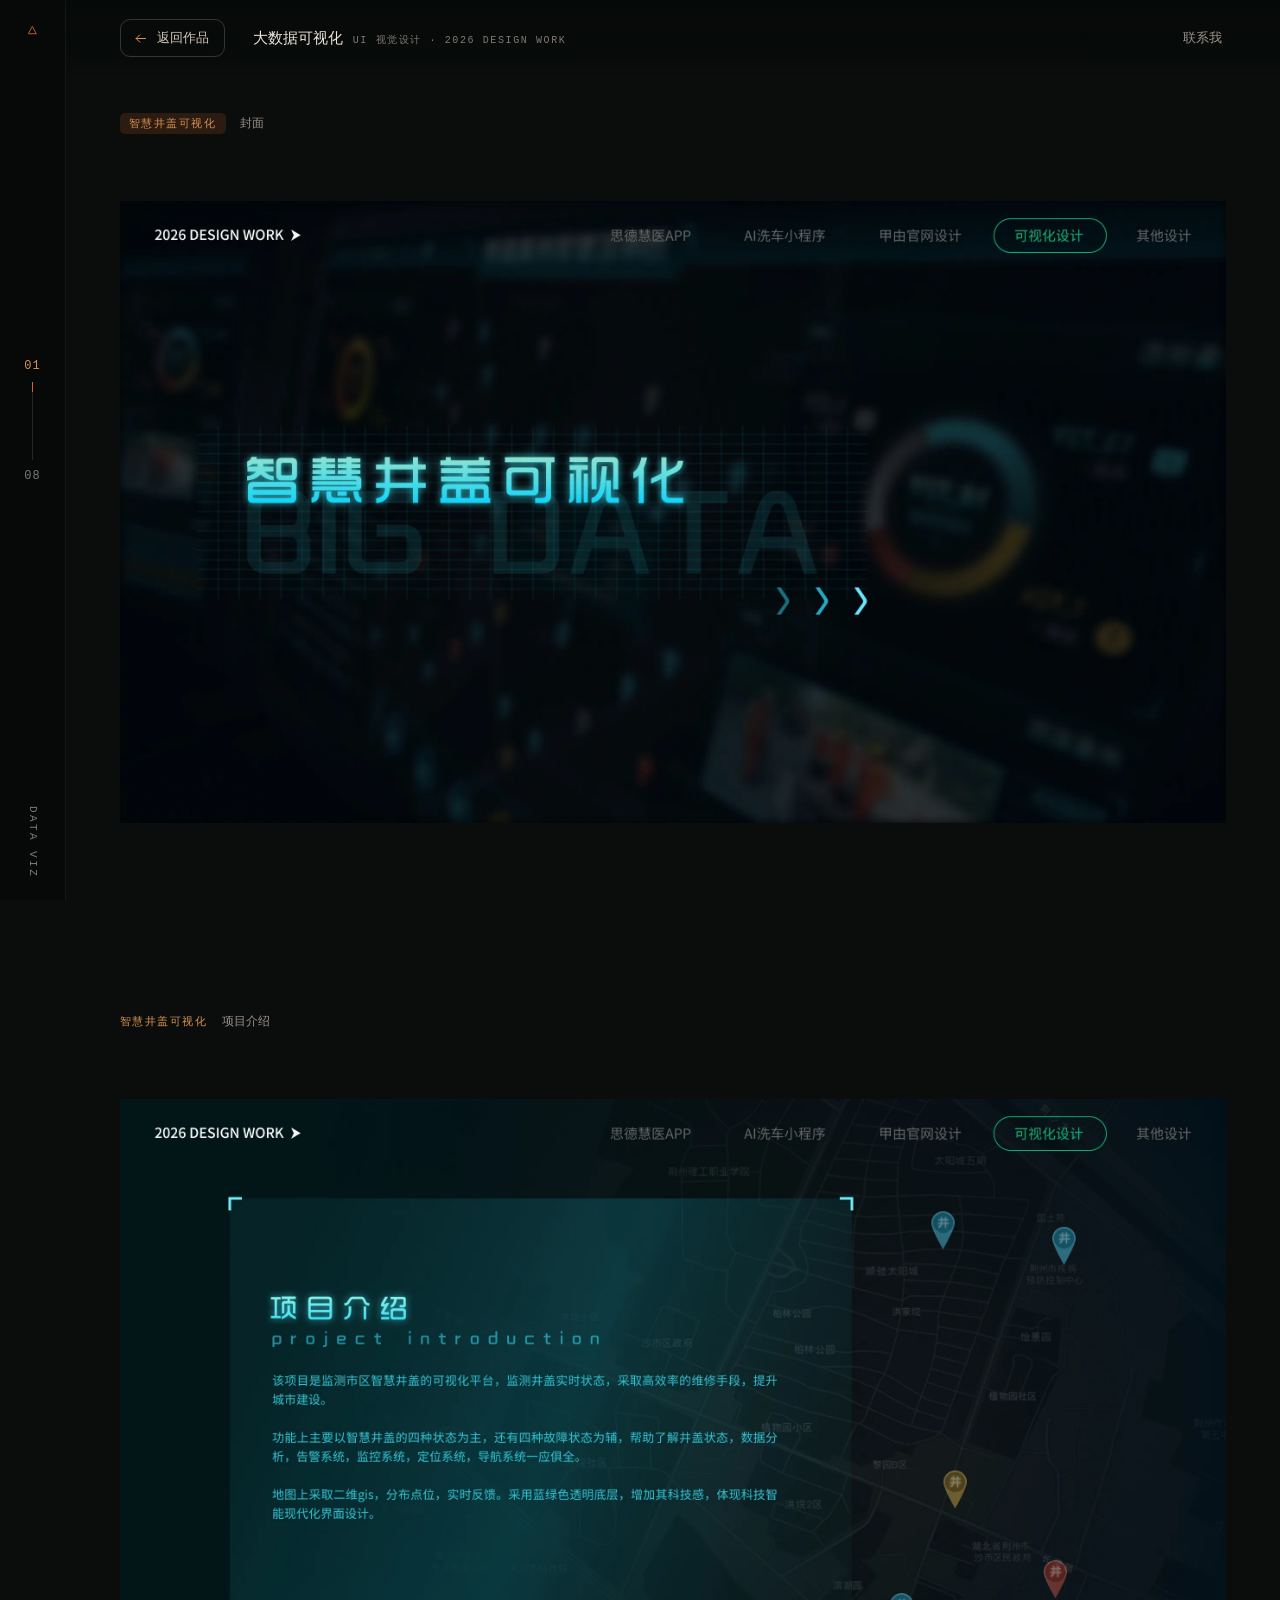
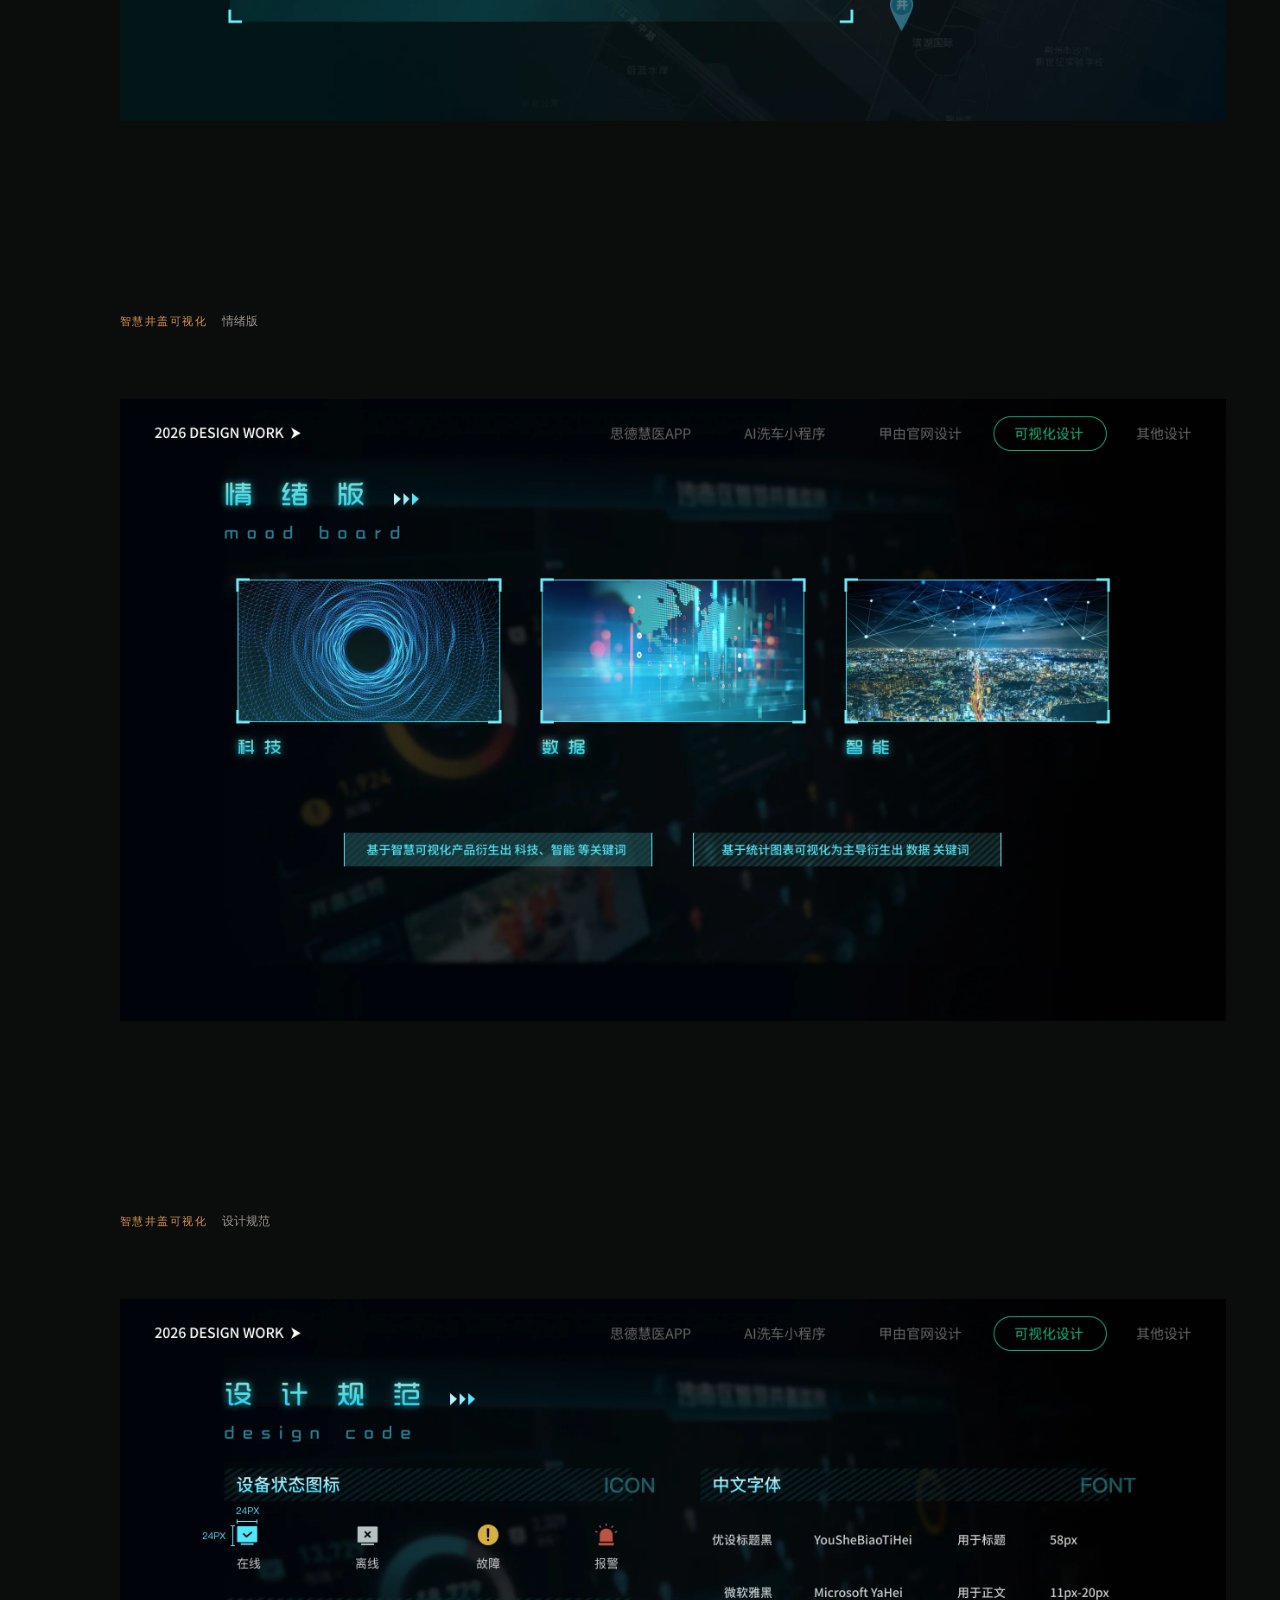
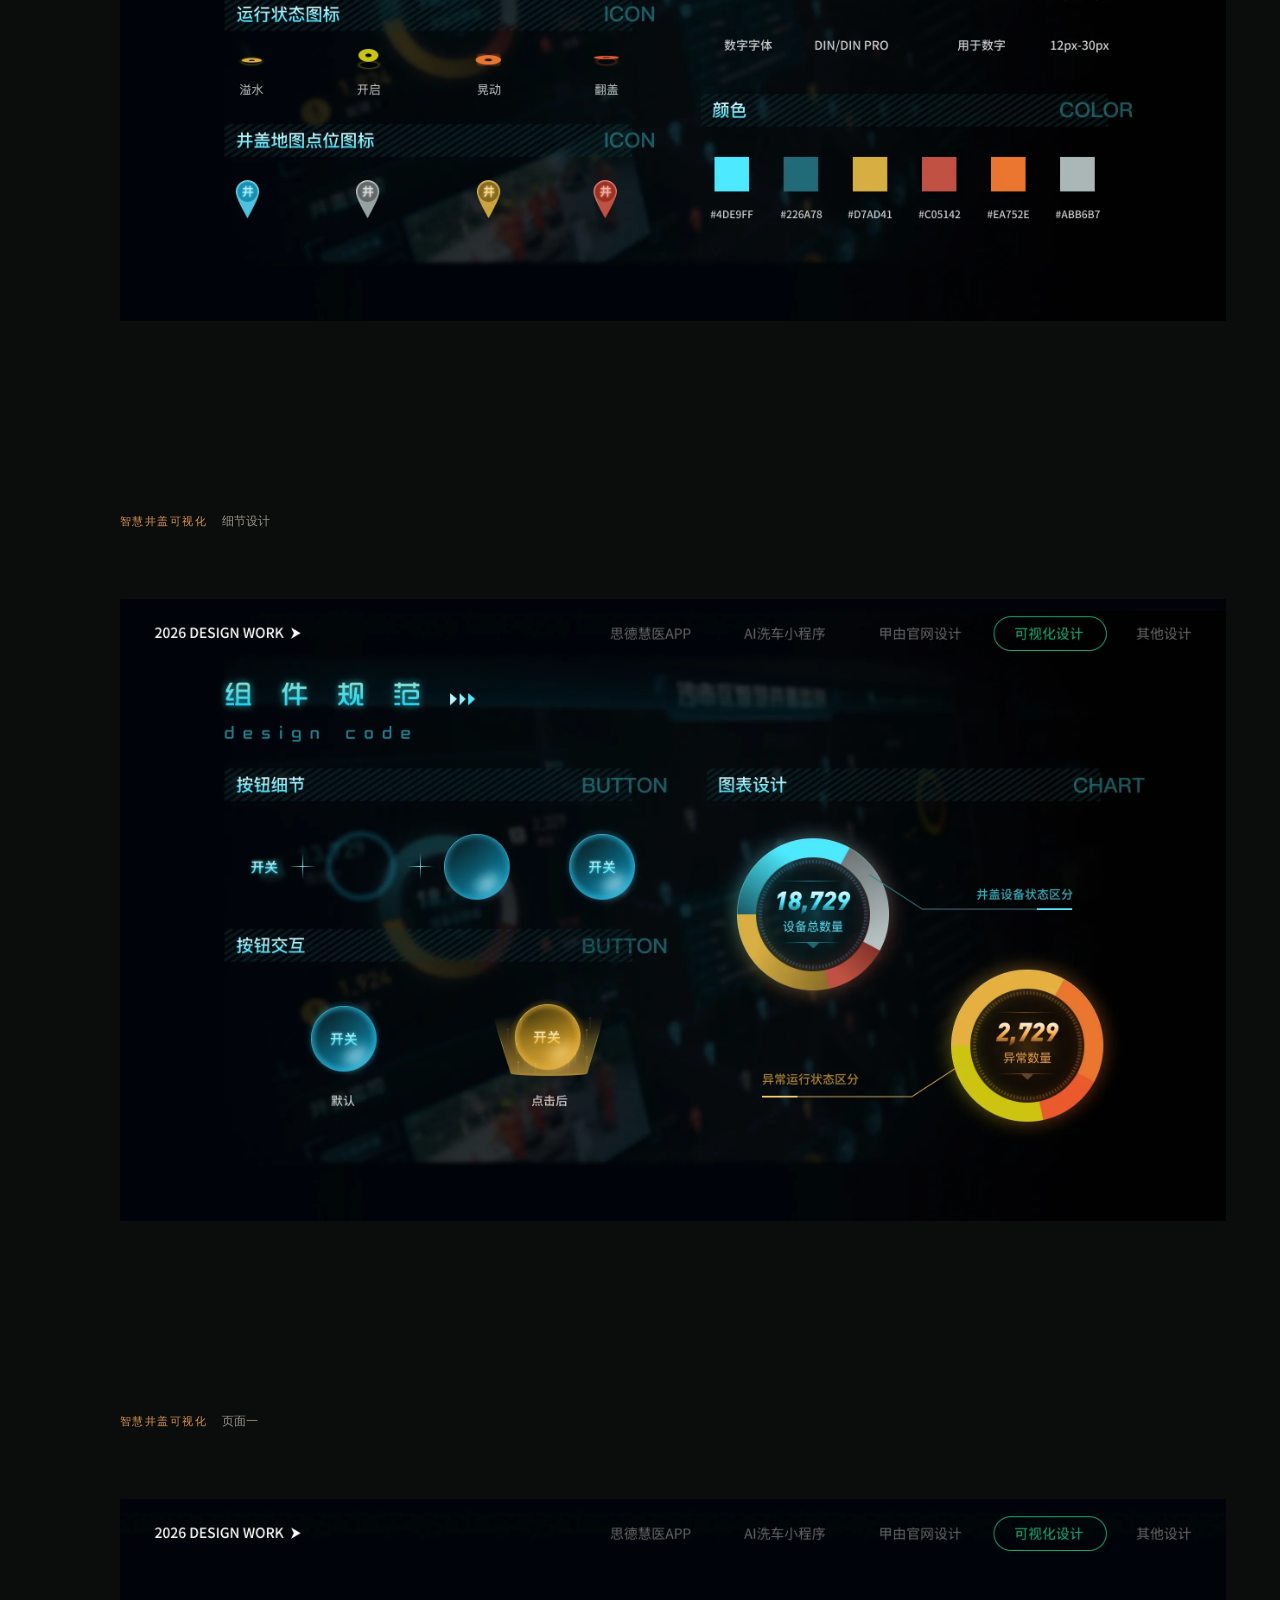
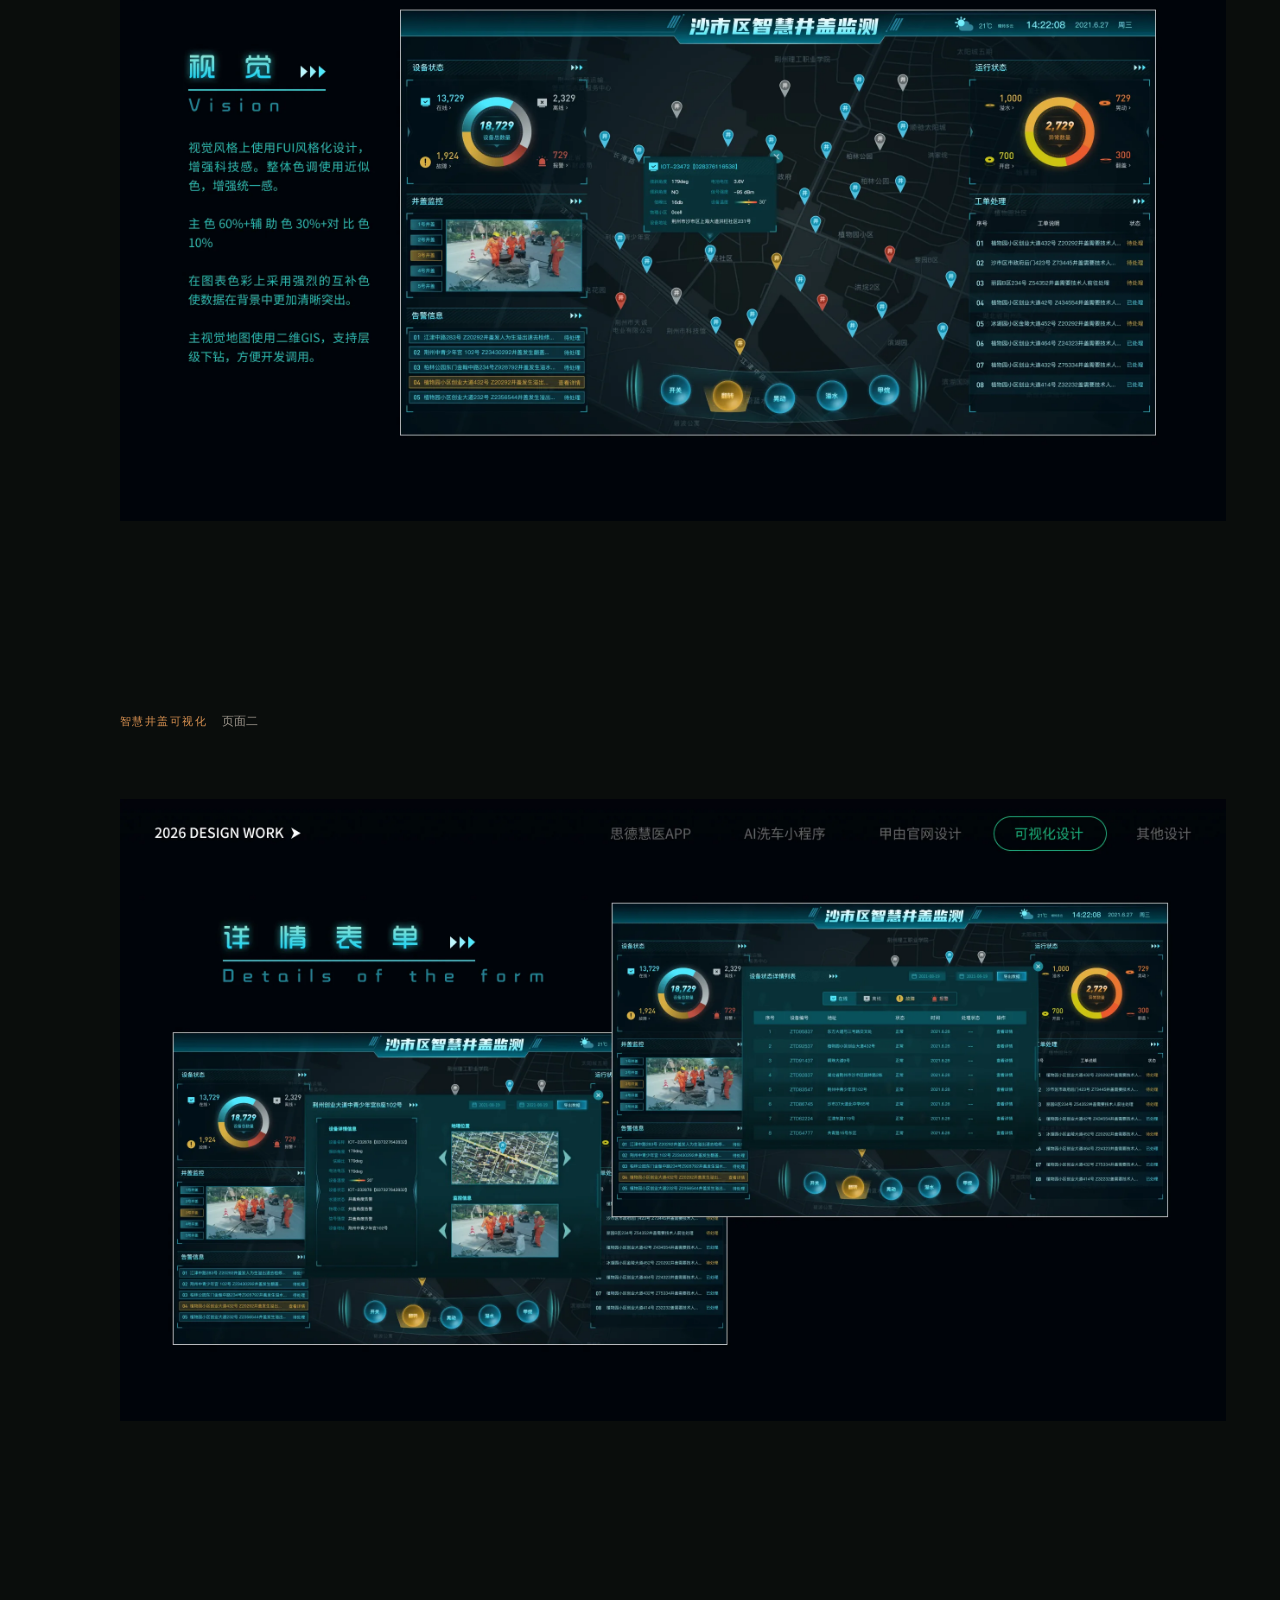
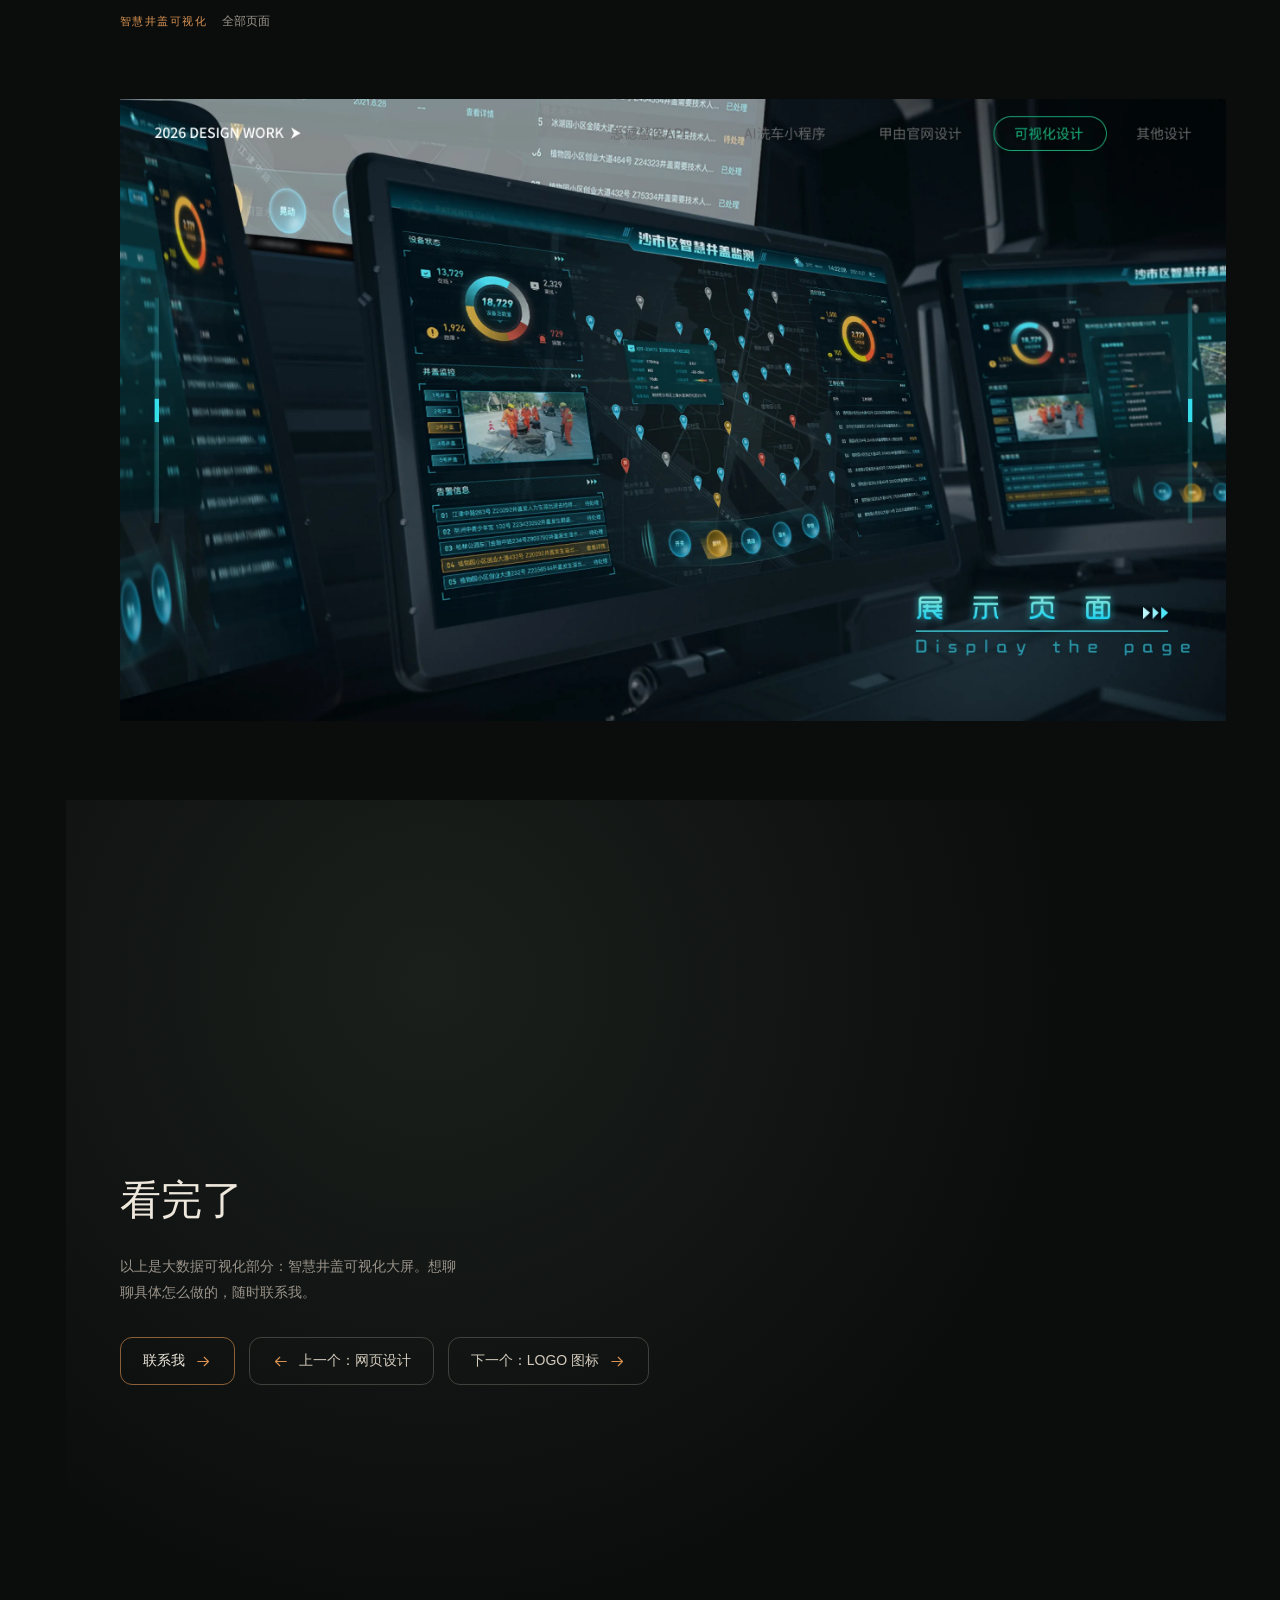
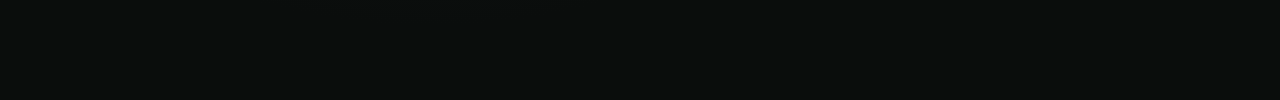
<file: work-viz.html>
<!doctype html>
<html lang="zh-CN">
  <head>
    <meta charset="UTF-8" />
    <meta name="viewport" content="width=device-width, initial-scale=1" />
    <title>大数据可视化 — ICEWEN 作品集</title>
    <meta name="description" content="喻佩文（Icewen）的大数据可视化作品：智慧井盖可视化大屏" />
    <meta name="theme-color" content="#0a0d0c" />

    <meta property="og:type" content="article" />
    <meta property="og:locale" content="zh_CN" />
    <meta property="og:site_name" content="ICEWEN" />
    <meta property="og:title" content="大数据可视化 — ICEWEN 作品集" />
    <meta property="og:description" content="智慧井盖可视化大屏" />
    <meta property="og:url" content="https://icewen.cn/work-viz.html" />
    <!-- 分享图用 JPG 而不是 WebP —— 微信抓 WebP 不稳定 -->
    <meta property="og:image" content="https://icewen.cn/assets/work/og-viz.jpg" />
    <meta name="twitter:card" content="summary_large_image" />
    <meta name="twitter:image" content="https://icewen.cn/assets/work/og-viz.jpg" />

    <link rel="icon" href="assets/favicon.svg?v=20260805" />
    <link rel="apple-touch-icon" href="assets/favicon.svg?v=20260805" />
    <link rel="stylesheet" href="styles.css?v=20260803t" />
    <link rel="stylesheet" href="work.css?v=20260803t" />
    <script src="work.js?v=20260803t" defer></script>
  </head>
  <body>
    <a class="skip-link" href="#frames">跳到作品内容</a>

    <svg class="icon-sprite" aria-hidden="true" focusable="false" width="0" height="0">
      <defs>
        <symbol id="i-left" viewBox="0 0 24 24"><path d="M20 12H5M11 6l-6 6 6 6" /></symbol>
        <symbol id="i-right" viewBox="0 0 24 24"><path d="M4 12h15M13 6l6 6-6 6" /></symbol>
        <symbol id="i-mark" viewBox="0 0 24 24"><path d="M12 5l7 13H5z" /></symbol>
        <symbol id="i-expand" viewBox="0 0 24 24"><path d="M9 4H4v5M15 4h5v5M15 20h5v-5M9 20H4v-5" /></symbol>
      </defs>
    </svg>

    <aside class="case-rail" aria-hidden="true">
      <span class="rail-mark"><svg class="icon"><use href="#i-mark" /></svg></span>
      <span class="case-count"><b data-frame-current>01</b><i></i><span data-frame-total>—</span></span>
      <span class="rail-type">DATA VIZ</span>
    </aside>

    <header class="case-header">
      <a class="case-back" href="index.html#work">
        <svg class="icon" aria-hidden="true"><use href="#i-left" /></svg>返回作品
      </a>
      <p class="case-title">大数据可视化<span>UI 视觉设计 · 2026 DESIGN WORK</span></p>
      <a class="case-contact" href="index.html#contact">联系我</a>
    </header>

    <!--
      这一页只放「大数据可视化」这一个分类。图片是作品集原图（2560×1440）转的 WebP，
      不做任何裁切。
      加页复制一整块 <section class="frame">，删页整块删掉，
      序号由 work.js 按 DOM 顺序自动重排，不用手动改。
      data-first 标记「新项目从这里开始」，项目名会高亮。
    -->
    <main class="frames" id="frames">
      <section class="frame" id="viz" data-first>
        <p class="frame-label"><b>智慧井盖可视化</b><span>封面</span></p>
        <button class="frame-shot" type="button" aria-label="放大查看：智慧井盖可视化 封面">
          <img src="assets/work/ui/viz-01.webp" width="2560" height="1440" alt="智慧井盖可视化 封面" />
        </button>
      </section>

      <section class="frame">
        <p class="frame-label"><b>智慧井盖可视化</b><span>项目介绍</span></p>
        <button class="frame-shot" type="button" aria-label="放大查看：智慧井盖可视化 项目介绍">
          <img src="assets/work/ui/viz-02.webp" width="2560" height="1440" alt="智慧井盖可视化 项目介绍" loading="lazy" />
        </button>
      </section>

      <section class="frame">
        <p class="frame-label"><b>智慧井盖可视化</b><span>情绪版</span></p>
        <button class="frame-shot" type="button" aria-label="放大查看：智慧井盖可视化 情绪版">
          <img src="assets/work/ui/viz-03.webp" width="2560" height="1440" alt="智慧井盖可视化 情绪版" loading="lazy" />
        </button>
      </section>

      <section class="frame">
        <p class="frame-label"><b>智慧井盖可视化</b><span>设计规范</span></p>
        <button class="frame-shot" type="button" aria-label="放大查看：智慧井盖可视化 设计规范">
          <img src="assets/work/ui/viz-04.webp" width="2560" height="1440" alt="智慧井盖可视化 设计规范" loading="lazy" />
        </button>
      </section>

      <section class="frame">
        <p class="frame-label"><b>智慧井盖可视化</b><span>细节设计</span></p>
        <button class="frame-shot" type="button" aria-label="放大查看：智慧井盖可视化 细节设计">
          <img src="assets/work/ui/viz-05.webp" width="2560" height="1440" alt="智慧井盖可视化 细节设计" loading="lazy" />
        </button>
      </section>

      <section class="frame">
        <p class="frame-label"><b>智慧井盖可视化</b><span>页面一</span></p>
        <button class="frame-shot" type="button" aria-label="放大查看：智慧井盖可视化 页面一">
          <img src="assets/work/ui/viz-06.webp" width="2560" height="1440" alt="智慧井盖可视化 页面一" loading="lazy" />
        </button>
      </section>

      <section class="frame">
        <p class="frame-label"><b>智慧井盖可视化</b><span>页面二</span></p>
        <button class="frame-shot" type="button" aria-label="放大查看：智慧井盖可视化 页面二">
          <img src="assets/work/ui/viz-07.webp" width="2560" height="1440" alt="智慧井盖可视化 页面二" loading="lazy" />
        </button>
      </section>

      <section class="frame">
        <p class="frame-label"><b>智慧井盖可视化</b><span>全部页面</span></p>
        <button class="frame-shot" type="button" aria-label="放大查看：智慧井盖可视化 全部页面">
          <img src="assets/work/ui/viz-08.webp" width="2560" height="1440" alt="智慧井盖可视化 全部页面" loading="lazy" />
        </button>
      </section>

      <section class="case-end">
        <h2>看完了</h2>
        <p>以上是大数据可视化部分：智慧井盖可视化大屏。想聊聊具体怎么做的，随时联系我。</p>
        <div class="case-actions">
          <a class="case-button" href="index.html#contact">
            联系我 <svg class="icon" aria-hidden="true"><use href="#i-right" /></svg>
          </a>
          <a class="case-button case-button--ghost" href="work-web.html">
            <svg class="icon" aria-hidden="true"><use href="#i-left" /></svg>上一个：网页设计
          </a>
          <a class="case-button case-button--ghost" href="work-icon.html">
            下一个：LOGO 图标 <svg class="icon" aria-hidden="true"><use href="#i-right" /></svg>
          </a>
        </div>
      </section>
    </main>

    <div class="viewer" data-viewer>
      <button class="viewer-close" type="button" data-viewer-close aria-label="关闭">✕</button>
      <img alt="" />
      <p class="viewer-hint">滚动查看 · 按 Esc 或点击空白处关闭</p>
    </div>
  </body>
</html>
</file>
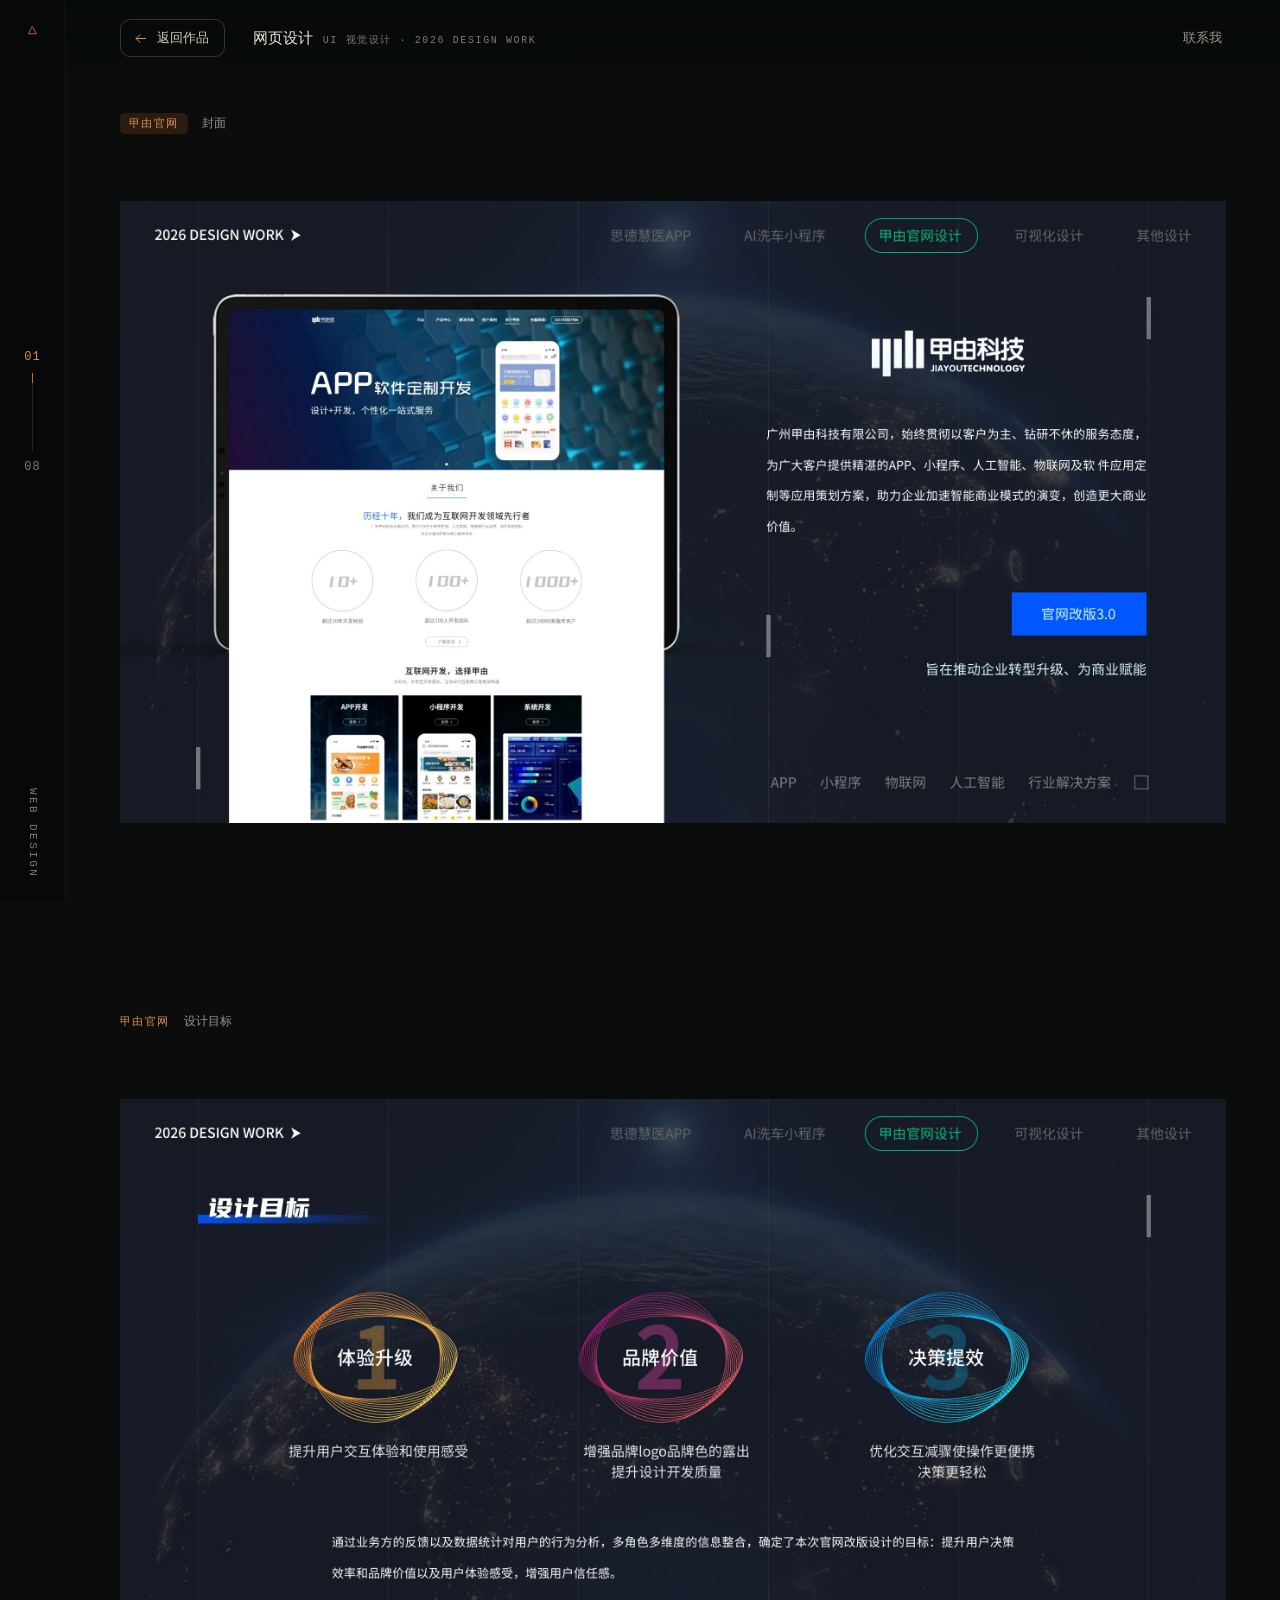
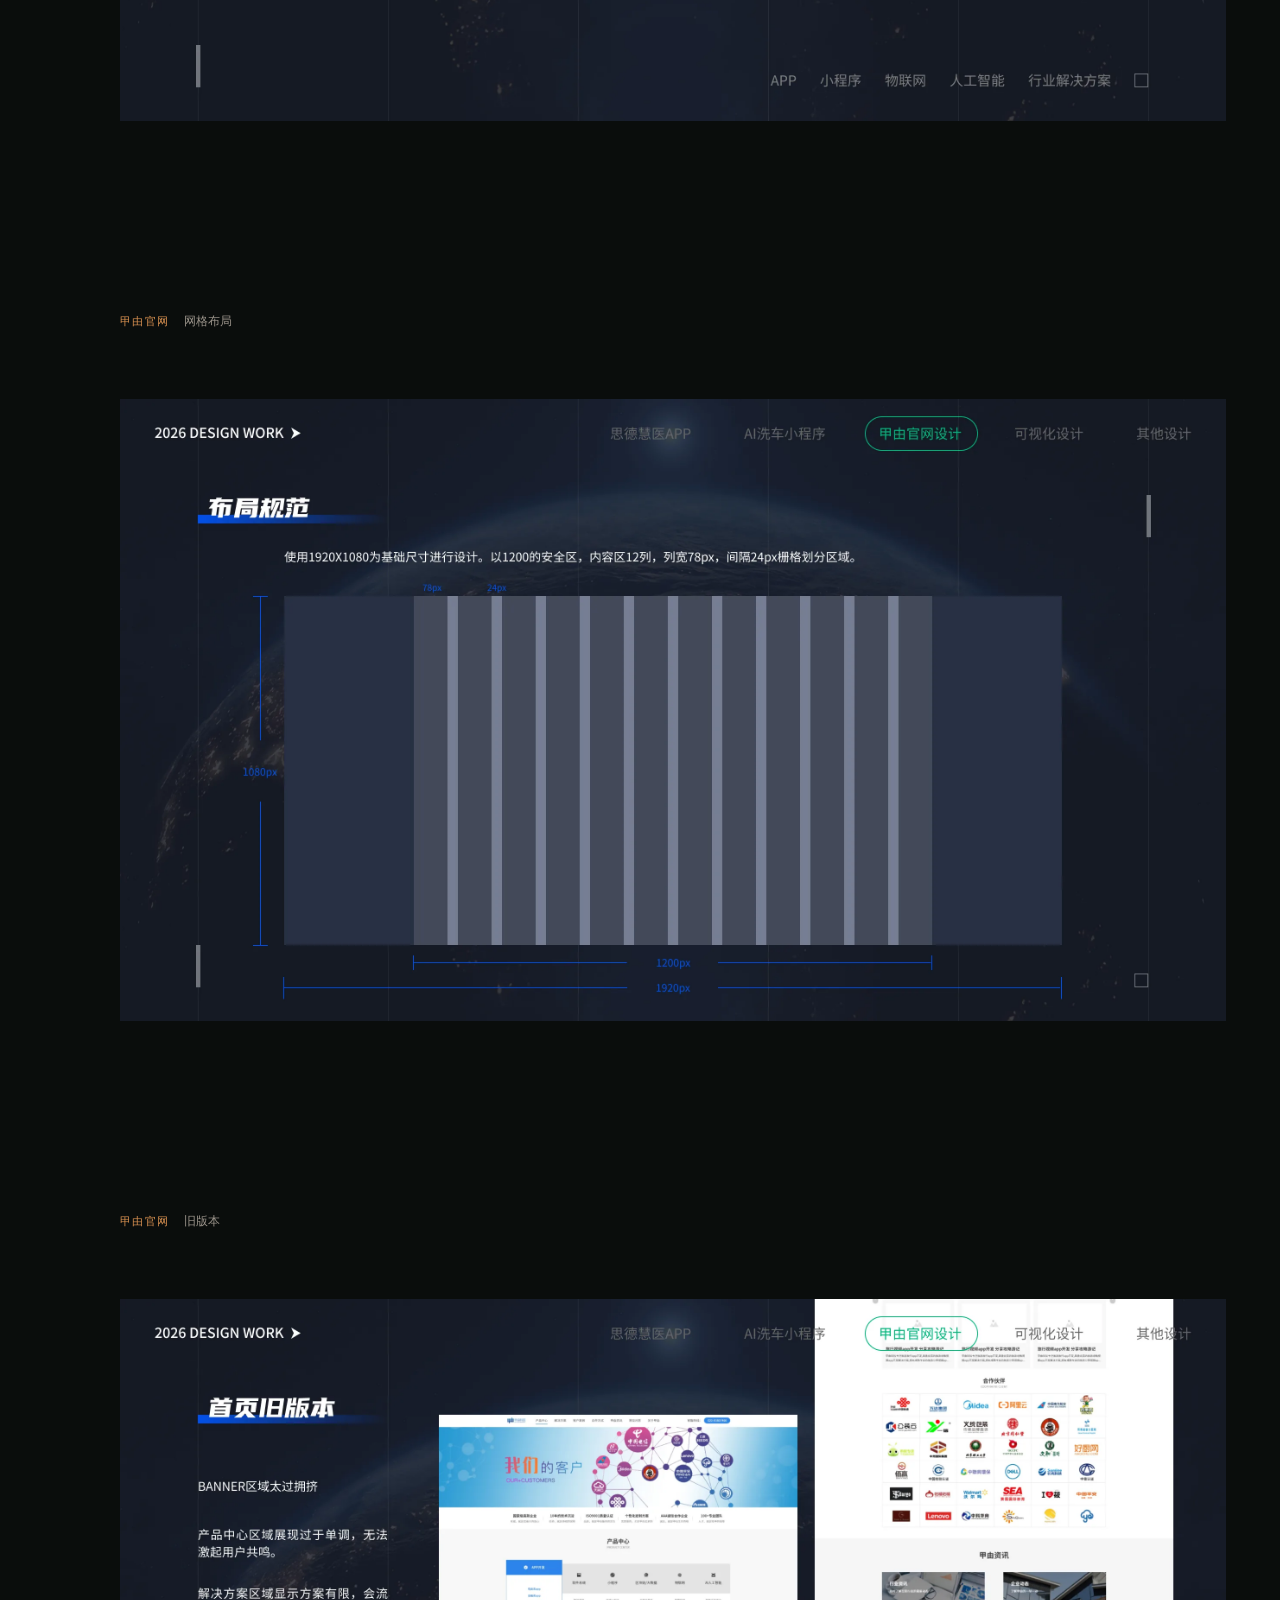
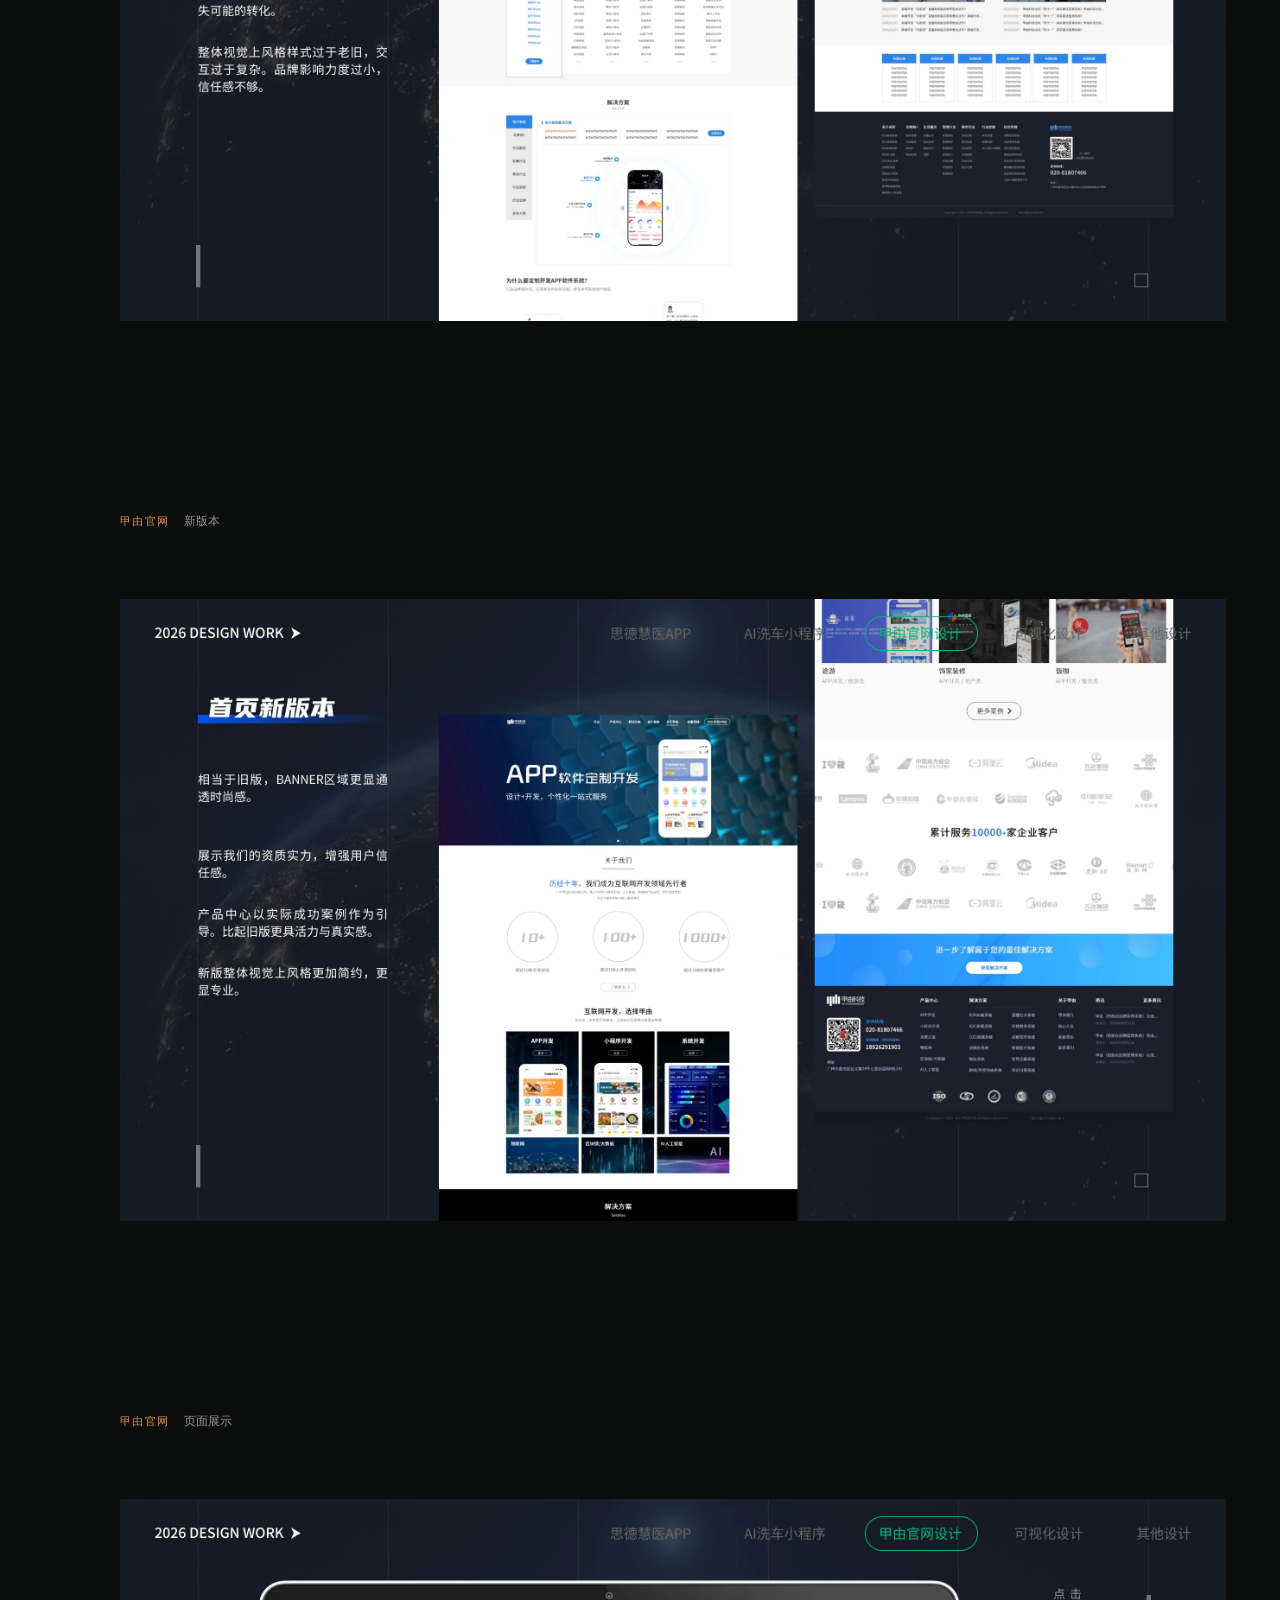
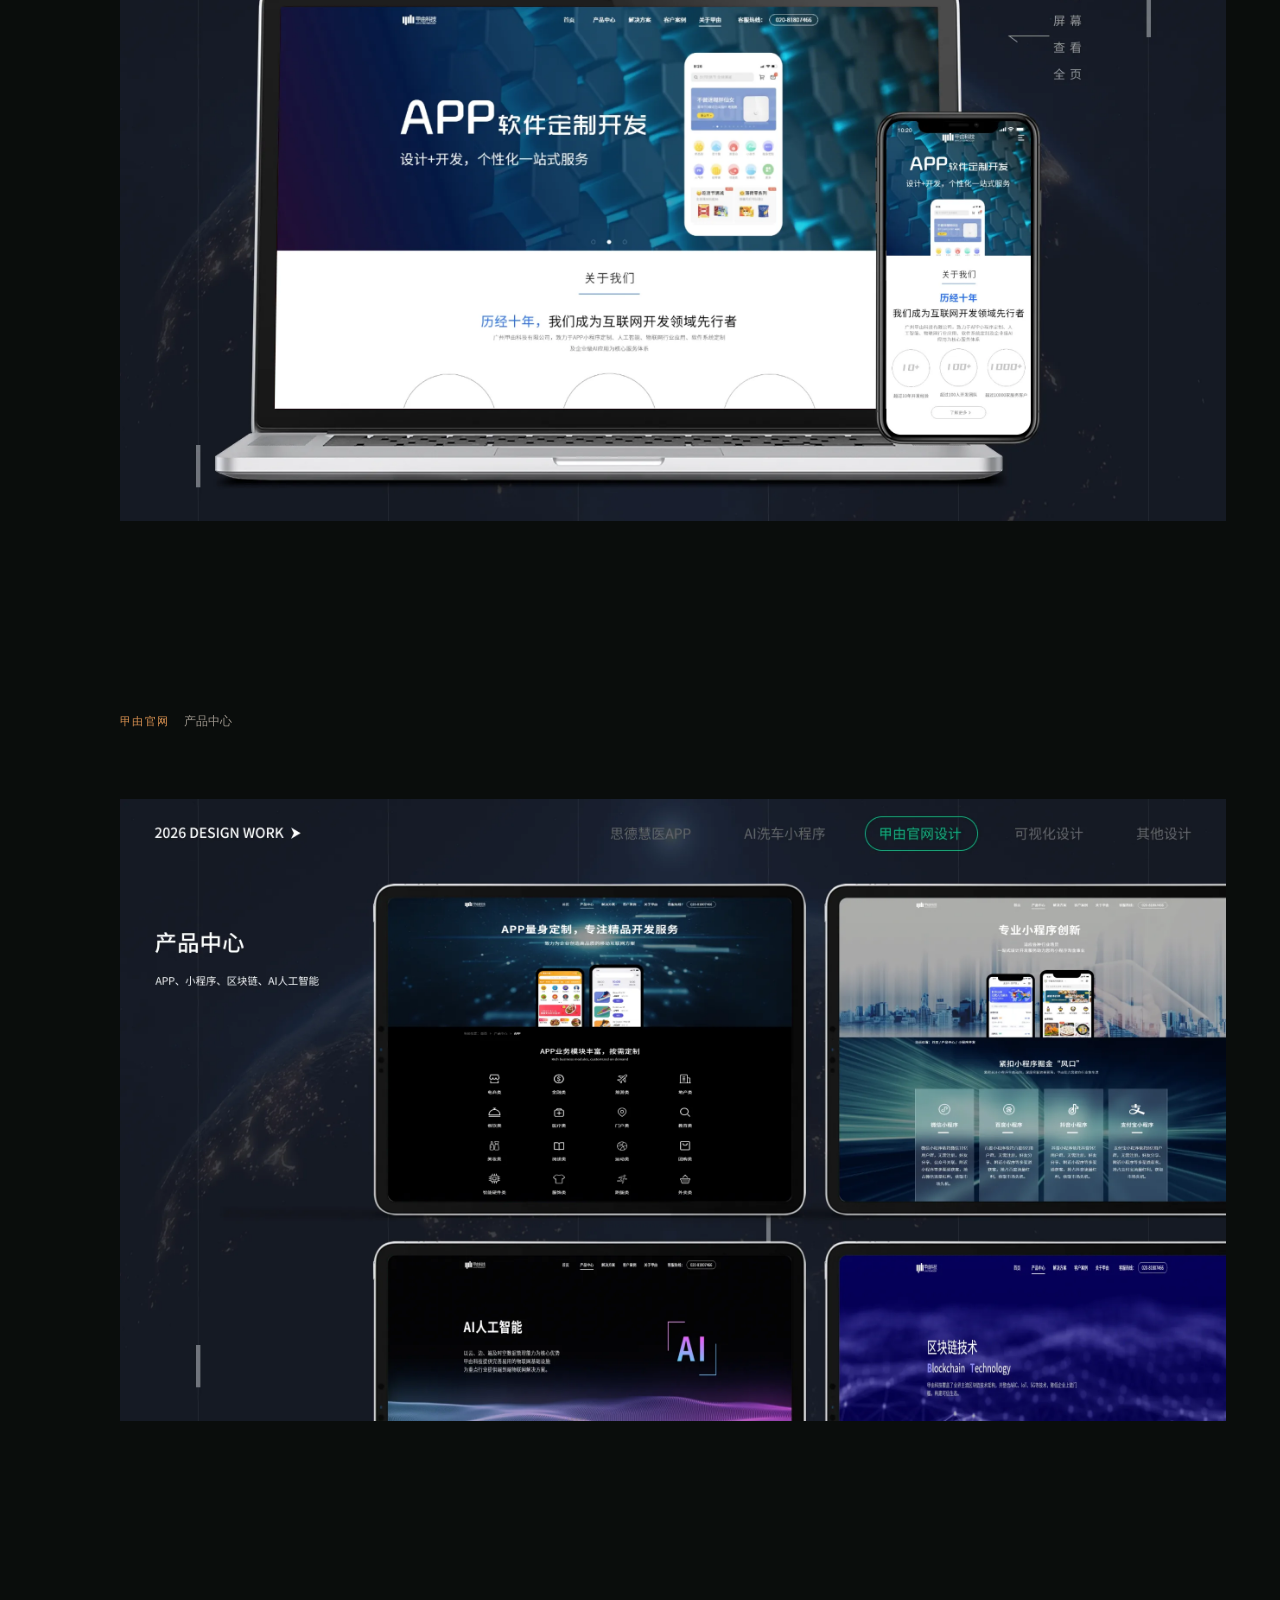
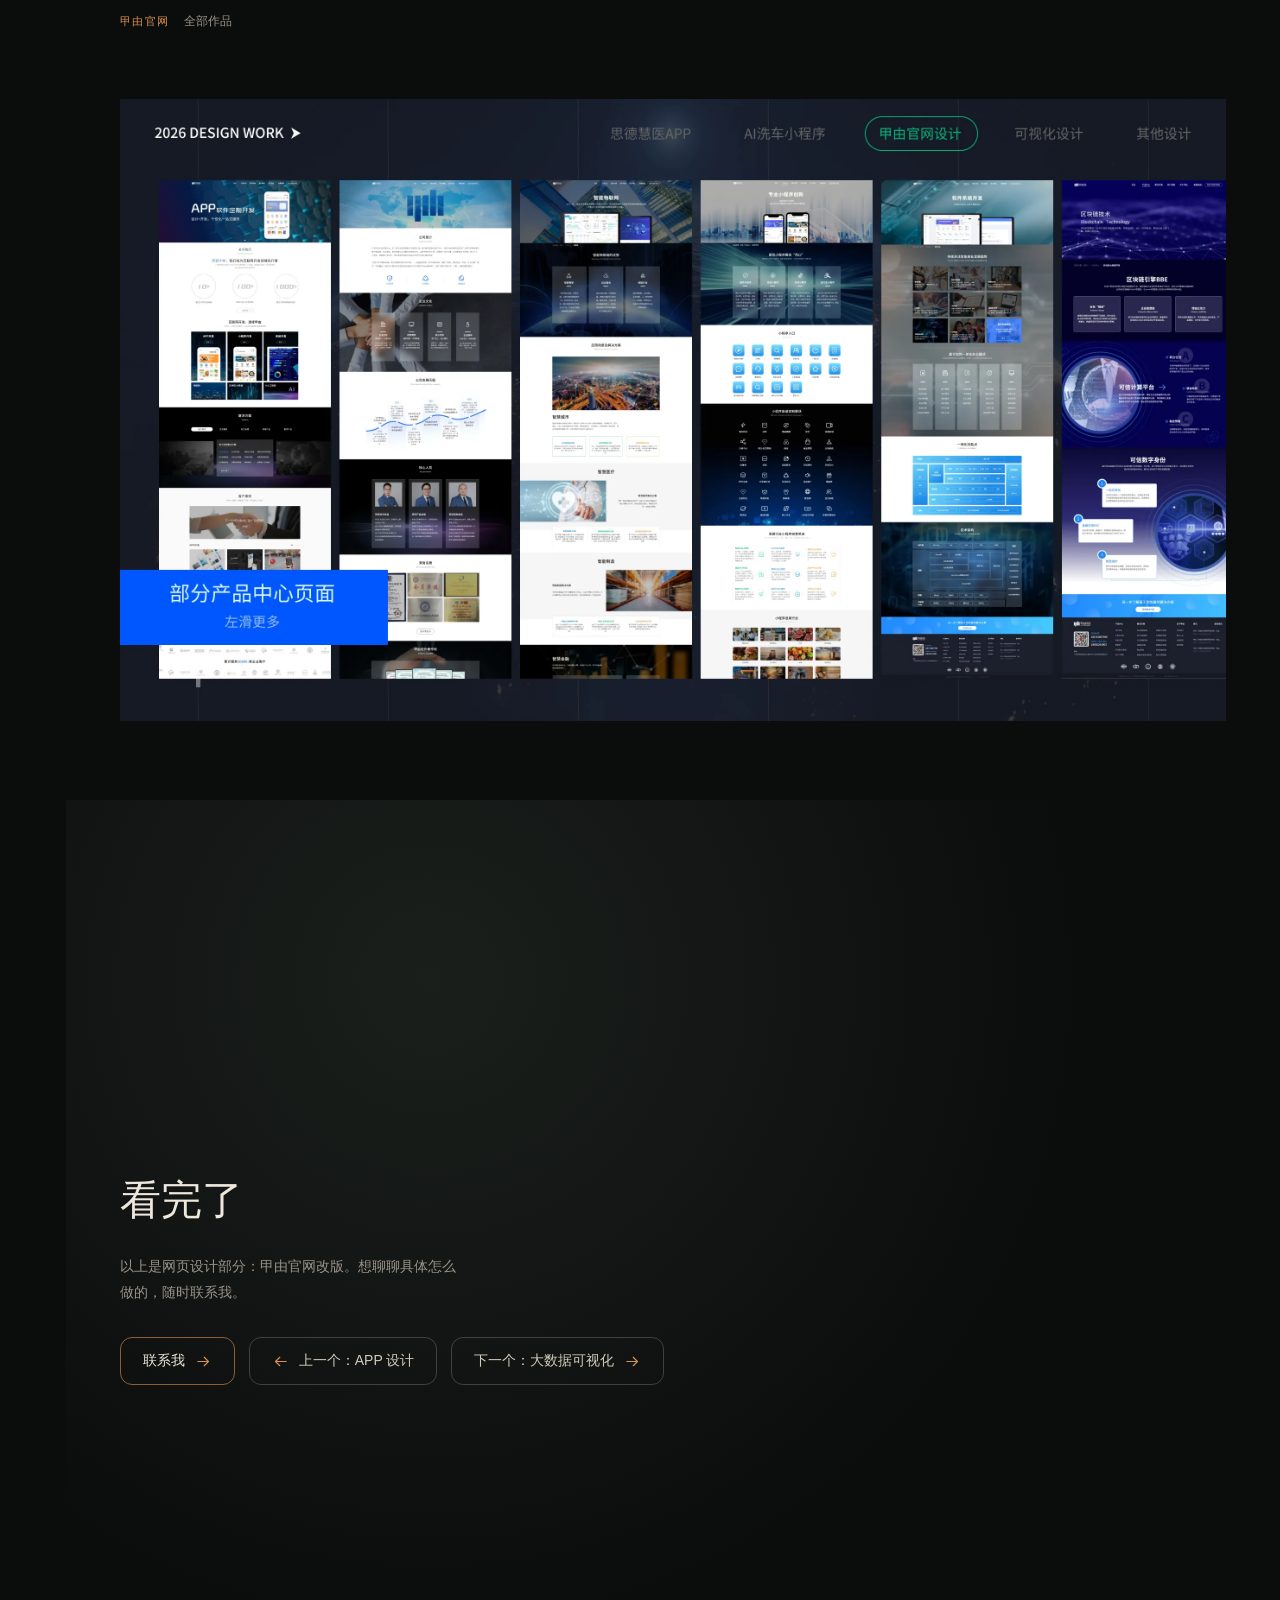
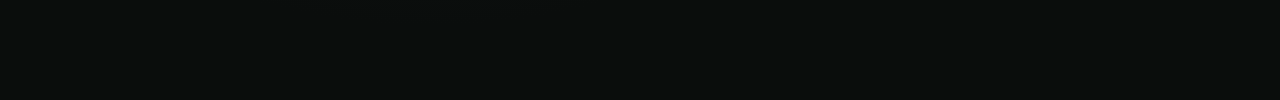
<file: work-web.html>
<!doctype html>
<html lang="zh-CN">
  <head>
    <meta charset="UTF-8" />
    <meta name="viewport" content="width=device-width, initial-scale=1" />
    <title>网页设计 — ICEWEN 作品集</title>
    <meta name="description" content="喻佩文（Icewen）的网页设计作品：甲由官网改版" />
    <meta name="theme-color" content="#0a0d0c" />

    <meta property="og:type" content="article" />
    <meta property="og:locale" content="zh_CN" />
    <meta property="og:site_name" content="ICEWEN" />
    <meta property="og:title" content="网页设计 — ICEWEN 作品集" />
    <meta property="og:description" content="甲由官网改版" />
    <meta property="og:url" content="https://icewen.cn/work-web.html" />
    <!-- 分享图用 JPG 而不是 WebP —— 微信抓 WebP 不稳定 -->
    <meta property="og:image" content="https://icewen.cn/assets/work/og-web.jpg" />
    <meta name="twitter:card" content="summary_large_image" />
    <meta name="twitter:image" content="https://icewen.cn/assets/work/og-web.jpg" />

    <link rel="icon" href="assets/favicon.svg?v=20260805" />
    <link rel="apple-touch-icon" href="assets/favicon.svg?v=20260805" />
    <link rel="stylesheet" href="styles.css?v=20260803t" />
    <link rel="stylesheet" href="work.css?v=20260803t" />
    <script src="work.js?v=20260803t" defer></script>
  </head>
  <body>
    <a class="skip-link" href="#frames">跳到作品内容</a>

    <svg class="icon-sprite" aria-hidden="true" focusable="false" width="0" height="0">
      <defs>
        <symbol id="i-left" viewBox="0 0 24 24"><path d="M20 12H5M11 6l-6 6 6 6" /></symbol>
        <symbol id="i-right" viewBox="0 0 24 24"><path d="M4 12h15M13 6l6 6-6 6" /></symbol>
        <symbol id="i-mark" viewBox="0 0 24 24"><path d="M12 5l7 13H5z" /></symbol>
        <symbol id="i-expand" viewBox="0 0 24 24"><path d="M9 4H4v5M15 4h5v5M15 20h5v-5M9 20H4v-5" /></symbol>
      </defs>
    </svg>

    <aside class="case-rail" aria-hidden="true">
      <span class="rail-mark"><svg class="icon"><use href="#i-mark" /></svg></span>
      <span class="case-count"><b data-frame-current>01</b><i></i><span data-frame-total>—</span></span>
      <span class="rail-type">WEB DESIGN</span>
    </aside>

    <header class="case-header">
      <a class="case-back" href="index.html#work">
        <svg class="icon" aria-hidden="true"><use href="#i-left" /></svg>返回作品
      </a>
      <p class="case-title">网页设计<span>UI 视觉设计 · 2026 DESIGN WORK</span></p>
      <a class="case-contact" href="index.html#contact">联系我</a>
    </header>

    <!--
      这一页只放「网页设计」这一个分类。图片是作品集原图（2560×1440）转的 WebP，
      不做任何裁切。
      加页复制一整块 <section class="frame">，删页整块删掉，
      序号由 work.js 按 DOM 顺序自动重排，不用手动改。
      data-first 标记「新项目从这里开始」，项目名会高亮。
    -->
    <main class="frames" id="frames">
      <section class="frame" id="web" data-first>
        <p class="frame-label"><b>甲由官网</b><span>封面</span></p>
        <button class="frame-shot" type="button" aria-label="放大查看：甲由官网 封面">
          <img src="assets/work/ui/web-01.webp" width="2560" height="1440" alt="甲由官网 封面" />
        </button>
      </section>

      <section class="frame">
        <p class="frame-label"><b>甲由官网</b><span>设计目标</span></p>
        <button class="frame-shot" type="button" aria-label="放大查看：甲由官网 设计目标">
          <img src="assets/work/ui/web-02.webp" width="2560" height="1440" alt="甲由官网 设计目标" loading="lazy" />
        </button>
      </section>

      <section class="frame">
        <p class="frame-label"><b>甲由官网</b><span>网格布局</span></p>
        <button class="frame-shot" type="button" aria-label="放大查看：甲由官网 网格布局">
          <img src="assets/work/ui/web-03.webp" width="2560" height="1440" alt="甲由官网 网格布局" loading="lazy" />
        </button>
      </section>

      <section class="frame">
        <p class="frame-label"><b>甲由官网</b><span>旧版本</span></p>
        <button class="frame-shot" type="button" aria-label="放大查看：甲由官网 旧版本">
          <img src="assets/work/ui/web-04.webp" width="2560" height="1440" alt="甲由官网 旧版本" loading="lazy" />
        </button>
      </section>

      <section class="frame">
        <p class="frame-label"><b>甲由官网</b><span>新版本</span></p>
        <button class="frame-shot" type="button" aria-label="放大查看：甲由官网 新版本">
          <img src="assets/work/ui/web-05.webp" width="2560" height="1440" alt="甲由官网 新版本" loading="lazy" />
        </button>
      </section>

      <section class="frame">
        <p class="frame-label"><b>甲由官网</b><span>页面展示</span></p>
        <button class="frame-shot" type="button" aria-label="放大查看：甲由官网 页面展示">
          <img src="assets/work/ui/web-06.webp" width="2560" height="1440" alt="甲由官网 页面展示" loading="lazy" />
        </button>
      </section>

      <section class="frame">
        <p class="frame-label"><b>甲由官网</b><span>产品中心</span></p>
        <button class="frame-shot" type="button" aria-label="放大查看：甲由官网 产品中心">
          <img src="assets/work/ui/web-07.webp" width="2560" height="1440" alt="甲由官网 产品中心" loading="lazy" />
        </button>
      </section>

      <section class="frame">
        <p class="frame-label"><b>甲由官网</b><span>全部作品</span></p>
        <button class="frame-shot" type="button" aria-label="放大查看：甲由官网 全部作品">
          <img src="assets/work/ui/web-08.webp" width="2560" height="1440" alt="甲由官网 全部作品" loading="lazy" />
        </button>
      </section>

      <section class="case-end">
        <h2>看完了</h2>
        <p>以上是网页设计部分：甲由官网改版。想聊聊具体怎么做的，随时联系我。</p>
        <div class="case-actions">
          <a class="case-button" href="index.html#contact">
            联系我 <svg class="icon" aria-hidden="true"><use href="#i-right" /></svg>
          </a>
          <a class="case-button case-button--ghost" href="work-app.html">
            <svg class="icon" aria-hidden="true"><use href="#i-left" /></svg>上一个：APP 设计
          </a>
          <a class="case-button case-button--ghost" href="work-viz.html">
            下一个：大数据可视化 <svg class="icon" aria-hidden="true"><use href="#i-right" /></svg>
          </a>
        </div>
      </section>
    </main>

    <div class="viewer" data-viewer>
      <button class="viewer-close" type="button" data-viewer-close aria-label="关闭">✕</button>
      <img alt="" />
      <p class="viewer-hint">滚动查看 · 按 Esc 或点击空白处关闭</p>
    </div>
  </body>
</html>
</file>
<file: styles.css>
/* ==========================================================================
   ICEWEN 个人作品集
   ========================================================================== */

/* --- 设计变量 ------------------------------------------------------------ */
:root {
  /* 色板。灰阶文字统一收敛到两级，都过 WCAG AA（4.5:1） */
  --ink: #0a0d0c;
  --paper: #eee7dc;
  --paper-dim: #d3cabc;
  --muted: #9a938a;       /* 正文辅助色  对比度 6.4:1 */
  --muted-soft: #7f7973;  /* 次级 / 装饰 对比度 4.5:1 */
  --orange: #d7652a;
  --orange-soft: #d99151;
  --line: rgba(232, 221, 204, 0.13);

  /* 版心。三屏共用同一组左右留白，滚动时文字左边缘不会横向跳动 */
  --rail: 66px;
  --gutter: clamp(20px, 4.2vw, 72px);
  --header-h: 92px;

  /* 字体。Mac 优先，但每一条都补了 Windows 能命中的回退（SimSun / KaiTi 是
     Windows 自带），不会再像之前那样在 Windows 上整站掉到 Arial */
  --sans: -apple-system, BlinkMacSystemFont, "PingFang SC", "Microsoft YaHei", "Segoe UI", Arial, sans-serif;
  --serif: "Songti SC", "STSong", "Noto Serif SC", "Source Han Serif SC", "SimSun", "宋体", serif;
  --kai: "Kaiti SC", "STKaiti", "KaiTi", "楷体", serif;
  --script: "Snell Roundhand", "Segoe Script", "Brush Script MT", cursive;
  --mono: ui-monospace, SFMono-Regular, Menlo, Consolas, monospace;

  /* 层级。只有这几层，不再出现 9999 / 10000 这种魔法数字 */
  --z-shade: 1;
  --z-grain: 2;
  --z-content: 3;
  --z-rail: 20;
  --z-header: 30;
  --z-menu: 40;
  --z-skip: 50;
}

/* --- 基础 ---------------------------------------------------------------- */
* {
  box-sizing: border-box;
}

html {
  height: 100%;
  background: var(--ink);
  scroll-behavior: smooth;
  /* 兜底：小屏 / 矮屏上一屏装不下全部内容，用宽松吸附，
     否则强制吸附会让超出的那部分（比如手机上的页脚）永远滚不出来 */
  scroll-snap-type: y proximity;
}

body {
  min-height: 100%;
  margin: 0;
  background: var(--ink);
  color: var(--paper);
  font-family: var(--sans);
  -webkit-font-smoothing: antialiased;
}

a {
  color: inherit;
  text-decoration: none;
}

:focus-visible {
  outline: 2px solid var(--orange-soft);
  outline-offset: 3px;
  border-radius: 3px;
}

/* 用 min-height 而不是 height：正常尺寸下三屏各占满一屏，
   万一内容真的放不下（浏览器缩放、超大字号）也只是往下长，不会被裁掉 */
.hero,
.work,
.about-screen {
  scroll-snap-align: start;
  min-height: 100svh;
  margin-left: var(--rail);
}

/* 超宽屏上内容不再无限拉伸；同时保证窗口矮一些时三屏仍装得进一屏 */
.section-heading,
.project-rail,
.about-heading,
.values,
footer {
  width: 100%;
  max-width: 1560px;
}

/* 一屏一屏切换：强制吸附 + scroll-snap-stop 保证一次滚动只走一屏。
   门槛设在 981×700 —— 再小的窗口里作品区会变成 2×2 两排、关于屏会堆叠，
   一屏装不下，这时退回宽松吸附，否则超出的内容会永远滚不出来 */
@media (min-width: 981px) and (min-height: 700px) {
  html {
    scroll-snap-type: y mandatory;
  }

  .hero,
  .work,
  .about-screen {
    scroll-snap-stop: always;
  }
}

/* --- 工具类 -------------------------------------------------------------- */
.icon-sprite {
  position: absolute;
  width: 0;
  height: 0;
  overflow: hidden;
}

.icon {
  flex: none;
  width: 1em;
  height: 1em;
  fill: none;
  stroke: currentColor;
  stroke-width: 1.6;
  stroke-linecap: round;
  stroke-linejoin: round;
}

.sr-only {
  position: absolute;
  width: 1px;
  height: 1px;
  padding: 0;
  margin: -1px;
  overflow: hidden;
  clip-path: inset(50%);
  white-space: nowrap;
  border: 0;
}

.skip-link {
  position: fixed;
  z-index: var(--z-skip);
  top: 10px;
  left: 10px;
  padding: 10px 16px;
  border-radius: 8px;
  background: var(--paper);
  color: var(--ink);
  font-size: 13px;
  transform: translateY(-160%);
  transition: transform 0.2s;
}

.skip-link:focus {
  transform: none;
}

/* --- 左侧栏：从纯装饰改成可点击的滚动进度指示器 -------------------------- */
.rail {
  position: fixed;
  z-index: var(--z-rail);
  inset: 0 auto 0 0;
  width: var(--rail);
  display: flex;
  flex-direction: column;
  align-items: center;
  justify-content: space-between;
  padding: 26px 0 24px;
  background: rgba(7, 10, 9, 0.86);
  border-right: 1px solid rgba(255, 255, 255, 0.06);
}

.rail-mark {
  color: var(--orange);
  font-size: 13px;
  line-height: 0;
}

.rail-nav {
  position: relative;
  display: flex;
  flex-direction: column;
  align-items: center;
  gap: 18px;
}

.rail-nav::before {
  content: "";
  position: absolute;
  top: 8px;
  bottom: 8px;
  left: 50%;
  width: 1px;
  background: rgba(255, 255, 255, 0.09);
  transform: translateX(-0.5px);
}

.rail-nav a {
  position: relative;
  display: grid;
  place-items: center;
  width: 28px;
  height: 28px;
  color: var(--muted-soft);
}

.rail-nav a i {
  width: 7px;
  height: 7px;
  border: 1px solid currentColor;
  border-radius: 50%;
  background: var(--ink);
  transition: background 0.25s, border-color 0.25s, box-shadow 0.25s;
}

.rail-nav a:hover i {
  border-color: var(--paper-dim);
}

.rail-nav a.active i {
  background: var(--orange);
  border-color: var(--orange);
  box-shadow: 0 0 0 4px rgba(215, 101, 42, 0.16);
}

.rail-type {
  writing-mode: vertical-rl;
  font: 500 11px var(--mono);
  letter-spacing: 0.22em;
  color: var(--muted-soft);
}

/* --- 顶栏 ---------------------------------------------------------------- */
.site-header {
  position: fixed;
  z-index: var(--z-header);
  top: 0;
  left: var(--rail);
  right: 0;
  height: var(--header-h);
  display: flex;
  align-items: center;
  padding: 0 var(--gutter);
  background: linear-gradient(
    180deg,
    rgba(7, 10, 9, 0.92) 0%,
    rgba(7, 10, 9, 0.62) 62%,
    rgba(7, 10, 9, 0) 100%
  );
  transition: opacity 0.18s ease, transform 0.18s ease;
}

/* 滚动过程中收起顶栏（配合 script.js 的 is-switching） */
.is-switching .site-header {
  opacity: 0;
  transform: translateY(-14px);
  pointer-events: none;
}

.brand {
  font-size: 20px;
  font-weight: 700;
  letter-spacing: 0.08em;
}

.brand i {
  display: inline-block;
  width: 5px;
  height: 5px;
  margin: 0 0 2px 4px;
  border-radius: 50%;
  background: var(--orange);
}

.desktop-nav {
  display: flex;
  align-items: center;
  gap: clamp(18px, 2.4vw, 38px);
  margin-left: auto;
  font-size: 14px;
  color: var(--paper-dim);
}

.desktop-nav a {
  position: relative;
  padding: 6px 2px;
  transition: color 0.2s;
}

.desktop-nav a:hover,
.desktop-nav a.active {
  color: #fff;
}

.desktop-nav a.active::after {
  content: "";
  position: absolute;
  left: 50%;
  bottom: -4px;
  width: 22px;
  height: 1px;
  background: #e8dfd0;
  transform: translateX(-50%);
}

/* 背景音乐 */
.music-wrap {
  position: relative;
  display: flex;
  align-items: center;
  margin-left: 24px;
}

.music-toggle {
  appearance: none;
  width: 42px;
  height: 42px;
  display: grid;
  place-items: center;
  border: 1px solid rgba(232, 223, 207, 0.28);
  border-radius: 50%;
  background: rgba(10, 13, 12, 0.45);
  color: var(--paper-dim);
  cursor: pointer;
  transition: border-color 0.25s, background 0.25s, transform 0.25s;
}

.music-toggle:hover {
  border-color: rgba(215, 101, 42, 0.8);
  transform: translateY(-1px);
}

.music-toggle.is-playing {
  border-color: var(--orange);
  background: rgba(105, 47, 23, 0.28);
  box-shadow: 0 0 0 4px rgba(215, 101, 42, 0.08);
}

.music-bars {
  width: 17px;
  height: 16px;
  display: flex;
  align-items: center;
  justify-content: center;
  gap: 3px;
}

.music-bars i {
  display: block;
  width: 2px;
  height: 5px;
  border-radius: 2px;
  background: currentColor;
  transform-origin: center;
}

.music-bars i:nth-child(2) {
  height: 11px;
}

.music-bars i:nth-child(3) {
  height: 8px;
}

.music-toggle.is-playing .music-bars i {
  animation: music-wave 0.8s ease-in-out infinite alternate;
}

.music-toggle.is-playing .music-bars i:nth-child(2) {
  animation-delay: -0.45s;
}

.music-toggle.is-playing .music-bars i:nth-child(3) {
  animation-delay: -0.2s;
}

@keyframes music-wave {
  from {
    transform: scaleY(0.55);
  }
  to {
    transform: scaleY(1.4);
  }
}

/* 首次进入时出现一次的气泡，让三条杠图标的含义能被读出来 */
.music-hint {
  position: absolute;
  top: calc(100% + 10px);
  right: 0;
  padding: 6px 11px;
  border-radius: 7px;
  background: rgba(233, 223, 207, 0.94);
  color: #2f2a24;
  font-size: 11.5px;
  white-space: nowrap;
  pointer-events: none;
  opacity: 0;
  transform: translateY(-6px);
  transition: opacity 0.35s, transform 0.35s;
}

.music-hint::before {
  content: "";
  position: absolute;
  top: -4px;
  right: 16px;
  width: 8px;
  height: 8px;
  background: inherit;
  transform: rotate(45deg);
}

.music-hint.is-visible {
  opacity: 1;
  transform: none;
}

/* 移动端菜单。桌面端有 .desktop-nav，这里默认藏起来，不做重复的第二套导航 */
.menu {
  position: relative;
  display: none;
  margin-left: 14px;
}

.menu summary {
  list-style: none;
  width: 42px;
  height: 42px;
  display: grid;
  place-items: center;
  border-radius: 50%;
  background: #e9dfcf;
  color: #4f4a41;
  font-size: 19px;
  cursor: pointer;
}

.menu summary::-webkit-details-marker {
  display: none;
}

.menu nav {
  position: absolute;
  z-index: var(--z-menu);
  right: 0;
  top: 52px;
  min-width: 158px;
  display: grid;
  gap: 4px;
  padding: 10px;
  border: 1px solid var(--line);
  border-radius: 10px;
  background: rgba(11, 14, 13, 0.97);
  box-shadow: 0 18px 40px rgba(0, 0, 0, 0.45);
}

/* 每项 40px 高，够手指点 */
.menu nav a {
  padding: 11px 12px;
  border-radius: 6px;
  font-size: 14px;
  transition: background 0.2s, color 0.2s;
}

.menu nav a:hover {
  background: rgba(255, 255, 255, 0.06);
}

.menu nav a.active {
  color: var(--orange-soft);
}

/* --- 第一屏 -------------------------------------------------------------- */
.hero {
  position: relative;
  display: flex;
  flex-direction: column;
  justify-content: center;
  padding: calc(var(--header-h) + 40px) var(--gutter) 132px;
  background: #171a16 url("assets/hero-clean.jpg") 74% center / cover no-repeat;
  isolation: isolate;
}

.hero-shade {
  position: absolute;
  inset: 0;
  z-index: var(--z-shade);
  background: linear-gradient(
      90deg,
      rgba(8, 11, 10, 0.98) 0%,
      rgba(8, 11, 10, 0.93) 29%,
      rgba(8, 11, 10, 0.45) 53%,
      rgba(8, 11, 10, 0.05) 77%
    ),
    linear-gradient(0deg, rgba(6, 9, 8, 0.68), transparent 45%);
}

/* 颗粒压在照片上、文字下面，不再给正文叠一层噪点 */
.film-grain {
  position: absolute;
  inset: 0;
  z-index: var(--z-grain);
  pointer-events: none;
  opacity: 0.13;
  mix-blend-mode: soft-light;
  background-image: url("data:image/svg+xml,%3Csvg viewBox='0 0 140 140' xmlns='http://www.w3.org/2000/svg'%3E%3Cfilter id='n'%3E%3CfeTurbulence type='fractalNoise' baseFrequency='.85' numOctaves='3' stitchTiles='stitch'/%3E%3C/filter%3E%3Crect width='100%25' height='100%25' filter='url(%23n)' opacity='.38'/%3E%3C/svg%3E");
}

/* max-width 必须放得下标题最宽的那一行：h1 封顶 82px × 7 个汉字 = 574px。
   给到 660px 留出余量，否则超宽屏上标题会被挤断行 */
.hero-content {
  position: relative;
  z-index: var(--z-content);
  max-width: min(660px, 58%);
}

.eyebrow {
  margin: 0 0 18px;
  font-size: 14px;
  color: var(--paper-dim);
}

.eyebrow strong {
  color: var(--orange-soft);
  font-weight: 500;
}

/* 中文标题不收负字距，方块字挤在一起只会更难读 */
h1 {
  margin: 0 0 22px;
  font-family: var(--serif);
  font-weight: 300;
  font-size: clamp(44px, 5.3vw, 82px);
  line-height: 1.18;
  letter-spacing: 0;
  text-shadow: 0 2px 20px rgba(0, 0, 0, 0.28);
}

.role {
  margin: 0 0 11px;
  font-size: 15px;
  color: var(--muted);
}

.intro {
  margin: 0;
  font-family: var(--serif);
  font-size: 15px;
  line-height: 2;
  color: var(--muted);
}

.primary-button {
  display: inline-flex;
  align-items: center;
  gap: 12px;
  height: 50px;
  margin-top: 34px;
  padding: 0 22px;
  border: 1px solid rgba(218, 142, 80, 0.62);
  border-radius: 13px;
  font-size: 14px;
  transition: background 0.25s, border-color 0.25s, transform 0.25s;
}

.primary-button .icon {
  font-size: 19px;
}

.primary-button:hover {
  background: var(--orange);
  border-color: var(--orange);
  transform: translateY(-2px);
}

blockquote {
  position: absolute;
  z-index: var(--z-content);
  right: 8.5%;
  top: 34%;
  margin: 0;
  rotate: -8deg;
  font: 18px/1.75 var(--kai);
  letter-spacing: 0.12em;
  color: #fff;
  /* 这句正好落在日落最亮的区域，单靠大范围柔和阴影撑不住，
     补一层紧贴字形的硬阴影 */
  text-shadow: 0 1px 3px rgba(0, 0, 0, 0.9), 0 2px 16px rgba(0, 0, 0, 0.75);
}

blockquote::after {
  content: "";
  display: block;
  width: 175px;
  height: 1px;
  margin-top: 5px;
  background: rgba(255, 255, 255, 0.7);
  transform: rotate(-3deg);
}

/* 纯滚动提示，不再和上面的主按钮抢同一句文案 */
.hero-more {
  position: absolute;
  z-index: var(--z-content);
  left: var(--gutter);
  bottom: 38px;
  display: inline-flex;
  align-items: center;
  gap: 11px;
  padding: 6px 2px;
  font-size: 12px;
  color: var(--muted-soft);
  transition: color 0.25s;
}

.hero-more:hover {
  color: var(--paper-dim);
}

.hero-more span {
  display: grid;
  place-items: center;
  width: 26px;
  height: 26px;
  border: 1px solid rgba(215, 101, 42, 0.75);
  border-radius: 50%;
  color: var(--orange);
  font-size: 13px;
  animation: nudge 1.9s ease-in-out infinite;
}

@keyframes nudge {
  0%,
  68%,
  100% {
    transform: translateY(0);
  }
  82% {
    transform: translateY(4px);
  }
}

/* 原来的 memory-card，改成放求职状态，不再重复「29 岁 / 第 6 年」 */
.status-card {
  position: absolute;
  z-index: var(--z-content);
  right: var(--gutter);
  bottom: 30px;
  width: 206px;
  display: flex;
  justify-content: space-between;
  gap: 12px;
  padding: 15px 14px;
  border-radius: 6px;
  background: #ddd1bf;
  color: #373027;
  box-shadow: 0 9px 30px rgba(0, 0, 0, 0.28);
}

.status-card div {
  display: grid;
  gap: 6px;
  font: 11px/1.4 var(--mono);
}

.status-card b {
  display: flex;
  align-items: center;
  gap: 7px;
  font-size: 11px;
  letter-spacing: 0.08em;
  color: #8a3d18;
}

.status-card b::before {
  content: "";
  width: 6px;
  height: 6px;
  border-radius: 50%;
  background: #2f8f4e;
  box-shadow: 0 0 0 3px rgba(47, 143, 78, 0.22);
}

.status-card em {
  padding-left: 9px;
  border-left: 1px solid #9d8f7c;
  color: #a74925;
  font: 9px/1.8 var(--mono);
  font-style: normal;
  writing-mode: vertical-rl;
}

/* --- 第二屏：作品 -------------------------------------------------------- */
.work {
  display: flex;
  flex-direction: column;
  justify-content: center;
  padding: calc(var(--header-h) + 20px) var(--gutter) 56px;
  background: radial-gradient(circle at 45% -30%, #1c201d 0, var(--ink) 52%);
}

.section-heading {
  display: flex;
  align-items: flex-end;
  justify-content: space-between;
  gap: 24px;
  margin-bottom: 27px;
}

.section-heading > div {
  display: flex;
  align-items: baseline;
  flex-wrap: wrap;
  gap: 10px 25px;
}

.section-heading h2 {
  margin: 0;
  font: 400 clamp(28px, 3vw, 38px) var(--serif);
}

.section-heading p {
  margin: 0;
  font-size: 13px;
  color: var(--muted);
}

.section-heading > a {
  display: inline-flex;
  align-items: center;
  gap: 8px;
  padding-bottom: 6px;
  font-size: 13px;
  color: var(--paper-dim);
  white-space: nowrap;
  transition: color 0.2s;
}

.section-heading > a .icon {
  font-size: 16px;
  color: var(--orange-soft);
}

.section-heading > a:hover {
  color: #fff;
}

/* --- 横向抽屉 ------------------------------------------------------------
   默认展开第一格，鼠标移到哪格哪格展开。
   收起态是竖排标题 + 英文注脚，展开态换成横排标题 + 描述 + 查看 + 装饰进度条。
   两套文案各自独立、交叉淡入淡出 —— writing-mode 没法做动画，硬切会很生硬
   -------------------------------------------------------------------------- */
.project-rail {
  display: flex;
  flex: 1;
  min-height: 0;
  max-height: 660px;
  overflow: hidden;
  border: 1px solid var(--line);
  border-radius: 5px;
  box-shadow: 0 18px 34px rgba(0, 0, 0, 0.38);
}

.panel {
  position: relative;
  flex: 1 1 0;
  min-width: 0;
  overflow: hidden;
  border-right: 1px solid rgba(255, 255, 255, 0.11);
  transition: flex-grow 0.55s cubic-bezier(0.4, 0, 0.2, 1);
}

.panel:last-child {
  border-right: 0;
}

.panel.is-open {
  /* 五张卡时不让展开项吃掉过多宽度；其余分类保留足够呼吸感。 */
  flex-grow: 2.15;
}

.panel-bg {
  position: absolute;
  z-index: 0;
  inset: 0;
  width: 100%;
  height: 100%;
  object-fit: cover;
  /* 不同来源的封面先统一成低饱和、偏暗的底图，避免色彩互相抢画面。 */
  filter: saturate(0.55) brightness(0.52) contrast(1.04);
  transition: filter 0.6s, transform 0.6s;
}

.panel.is-open .panel-bg {
  filter: saturate(0.82) brightness(0.78) contrast(1.03);
  transform: scale(1.03);
}

/* 这套图标是「暗底 + 居中 3D 物件」的独立构图，不是能直接铺满裁切的照片——
   收起态是又窄又长的竖条，硬套 cover 会把图标裁得只剩中间一小块，看不出图案。
   改成 contain 悬浮在面板自己的底色上，不管面板宽高比怎么变，图标都完整可见。
   收起态、展开态都保持水平居中（跟竖排标题、横排标题各自的居中感呼应），
   只是展开时位置往上提一点、尺寸放大，给下面的标题和文案留出空间。
   （中间试过展开态贴左对齐标题、也试过左文右图分栏，都不如居中直接） */
.panel-bg--icon {
  position: absolute;
  z-index: 0;
  inset: auto;
  top: 46%;
  left: 50%;
  width: min(64%, 140px);
  height: auto;
  aspect-ratio: 1;
  object-fit: contain;
  transform: translate(-50%, -50%);
  filter: brightness(0.82) contrast(1.05) drop-shadow(0 10px 20px rgba(0, 0, 0, 0.45));
  transition: filter 0.6s, transform 0.6s, width 0.55s, left 0.5s, top 0.5s;
}

.panel.is-open .panel-bg--icon {
  top: 40%;
  left: 50%;
  width: min(40%, 210px);
  transform: translate(-50%, -50%);
  filter: brightness(1) contrast(1.03) drop-shadow(0 16px 30px rgba(0, 0, 0, 0.5));
}

/* 图标不再铺满，面板四周需要自己的底色，让图标「悬浮」在上面，
   呼应原图那种暗色渐变背景，而不是露出面板的透明/白底。
   直接给面板加 modifier class（而不是 :has(.panel-bg--icon)）——
   这类选择器虽然浏览器基本都支持了，但这个项目里每次靠 CSS 隐式推导
   （百分比高度、min-content 反推列宽……）都踩过坑，显式类名更省心 */
.panel--icon {
  background: radial-gradient(circle at 50% 42%, #1c1712 0%, var(--ink) 72%);
}

/* 电路板走线纹理，垫在图标和文字下面，填一下展开态右侧的空白 ——
   透明度压得很低（描边本身 12-16%，外层再乘一层 opacity），
   只是个背景质感，不能抢图标和文字的注意力。
   z-index 用 0 而不是 -1：.panel 只写了 position:relative，没有显式建立
   层叠上下文，负数 z-index 的子元素会脱离 .panel 的层级范围、被其他兄弟
   面板或外层容器的背景盖住，直接变得不可见——踩过这个坑。改成 0，
   靠 ::before 在 DOM 顺序上先于 .panel-bg--icon（同 z-index 时后来者盖住先来者），
   图标一样能正常叠在纹理上面，不用负值。
   .panel 本身 overflow:hidden 会把纹理裁在面板范围内，不会溢出 */
.panel--icon::before {
  content: "";
  position: absolute;
  z-index: 0;
  inset: 0;
  background-image: url("data:image/svg+xml,%3Csvg xmlns='http://www.w3.org/2000/svg' width='140' height='140'%3E%3Cg fill='none' stroke='%23d7652a' stroke-opacity='.16' stroke-width='1'%3E%3Cpath d='M0 24 H46 V58 H98'/%3E%3Cpath d='M140 70 H104 V104 H60'/%3E%3Cpath d='M20 140 V112 H52'/%3E%3C/g%3E%3Cg fill='%23d7652a' fill-opacity='.28'%3E%3Ccircle cx='46' cy='58' r='2.2'/%3E%3Ccircle cx='104' cy='104' r='2.2'/%3E%3Ccircle cx='52' cy='112' r='2.2'/%3E%3C/g%3E%3Cg fill='none' stroke='%23ffffff' stroke-opacity='.045' stroke-width='1'%3E%3Cpath d='M0 .5 H140 M0 139.5 H140 M.5 0 V140 M139.5 0 V140'/%3E%3C/g%3E%3C/svg%3E");
  background-size: 140px 140px;
  opacity: 0.55;
  pointer-events: none;
}

/* 底部压深保证文字可读，但别压太狠 —— 换成真实作品图后这层是唯一的保护 */
.panel::after {
  content: "";
  position: absolute;
  z-index: 1;
  inset: 0;
  background: linear-gradient(
    0deg,
    rgba(6, 8, 7, 0.88),
    rgba(8, 10, 9, 0.42) 44%,
    rgba(8, 10, 9, 0.06)
  );
}

.panel-num {
  position: absolute;
  z-index: 2;
  top: 22px;
  left: 24px;
  font: 17px var(--serif);
  color: var(--muted);
  transition: color 0.4s;
}

.panel.is-open .panel-num {
  color: var(--orange);
}

/* 收起态：所有卡片使用同一条横向信息带，不再让竖排标题和英文在窄卡中争夺空间。 */
.panel-name {
  position: absolute;
  z-index: 2;
  left: 24px;
  right: 18px;
  bottom: 32px;
  font: 400 22px/1.35 var(--serif);
  letter-spacing: 0.08em;
  color: var(--paper);
  transition: opacity 0.3s;
}

.panel-en {
  display: none;
}

.panel.is-open .panel-name,
.panel.is-open .panel-en {
  opacity: 0;
}

/* 展开态。宽度写死，收起时被 overflow 裁掉即可 ——
   否则文案会在展开动画过程中不停重排 */
.panel-detail {
  position: absolute;
  z-index: 2;
  left: 30px;
  bottom: 56px;
  width: 330px;
  opacity: 0;
  transform: translateY(12px);
  transition: opacity 0.35s 0.1s, transform 0.4s 0.1s;
}

.panel.is-open .panel-detail {
  opacity: 1;
  transform: none;
}

.panel-detail h3 {
  margin: 0 0 12px;
  font: 400 25px var(--serif);
}

.panel-detail p {
  margin: 0;
  font-size: 12.5px;
  line-height: 1.9;
  color: var(--muted);
}

.panel-go {
  display: inline-flex;
  align-items: center;
  gap: 12px;
  margin-top: 22px;
  font-size: 13px;
  color: var(--paper);
}

.panel-go i {
  display: grid;
  place-items: center;
  width: 42px;
  height: 42px;
  border: 1px solid rgba(215, 101, 42, 0.85);
  border-radius: 50%;
  color: var(--orange);
  font-size: 16px;
  transition: background 0.25s, color 0.25s;
}

.panel:hover .panel-go i {
  background: var(--orange);
  color: #fff;
}

/* 还没有二级页的分类：说明状态，不做点不动的按钮 */
.panel-soon {
  display: inline-block;
  margin-top: 22px;
  padding: 8px 14px;
  border: 1px dashed rgba(232, 223, 207, 0.26);
  border-radius: 9px;
  font-size: 12px;
  color: var(--muted-soft);
}

/* 底部装饰线：纯装饰，不代表任何数据（之前是「跑到固定 34%」+ 一个端点圆点，
   长得像进度条却没有对应的真实进度，容易让人误以为在暗示什么数据，去掉了）。
   改成从中心向两侧展开，跟图标居中的布局逻辑呼应，展开时铺满整条，没有歧义 */
.panel-bar {
  position: absolute;
  z-index: 2;
  left: 30px;
  right: 30px;
  bottom: 30px;
  height: 1px;
  background: rgba(255, 255, 255, 0.15);
  opacity: 0;
  transition: opacity 0.35s 0.15s;
}

.panel.is-open .panel-bar {
  opacity: 1;
}

.panel-bar i {
  position: absolute;
  inset: 0;
  background: var(--orange);
  transform: scaleX(0);
  transform-origin: center;
}

.panel.is-open .panel-bar i {
  transform: scaleX(1);
  transition: transform 1.1s cubic-bezier(0.2, 0.7, 0.3, 1) 0.3s;
}

/* --- 第三屏：关于 & 联系 ------------------------------------------------- */
.about-screen {
  display: flex;
  flex-direction: column;
  justify-content: center;
  padding: calc(var(--header-h) + 20px) var(--gutter) 44px;
  background: radial-gradient(circle at 75% 30%, #20231f 0, var(--ink) 54%);
}

.about-heading {
  margin-bottom: 44px;
}

.about-heading p {
  margin: 0 0 12px;
  font: 11px var(--mono);
  letter-spacing: 0.18em;
  color: #b1764a;
}

.about-heading h2 {
  margin: 0;
  font: 400 clamp(30px, 3.6vw, 52px) var(--serif);
}

.values {
  display: grid;
  grid-template-columns: repeat(4, 1fr);
  gap: 34px;
  align-items: start;
  padding-top: 34px;
  border-top: 1px solid var(--line);
}

.value {
  display: flex;
  align-items: flex-start;
  gap: 17px;
}

.value-icon {
  flex: none;
  width: 40px;
  height: 40px;
  display: grid;
  place-items: center;
  border: 1px solid #343834;
  border-radius: 50%;
  color: #c5ad8e;
  font-size: 19px;
}

.value h3 {
  margin: 2px 0 8px;
  font: 400 16px var(--serif);
}

.value p {
  margin: 0;
  max-width: 210px;
  font-size: 12.5px;
  line-height: 1.75;
  color: var(--muted);
}

.value em {
  display: block;
  margin-top: 12px;
  font: italic 24px var(--script);
  color: #8a7460;
  text-align: center;
}

/* 二维码回到 <img>：能长按识别、能截图，不依赖视频自动播放 */
.about-card {
  display: flex;
  flex-direction: column;
  align-items: center;
  gap: 12px;
}

.wechat-qr {
  display: block;
  width: min(100%, 196px);
  height: auto;
  aspect-ratio: 1;
  object-fit: cover;
  border: 1px solid rgba(215, 101, 42, 0.42);
  border-radius: 4px;
  box-shadow: 0 14px 34px rgba(0, 0, 0, 0.3);
}

.qr-hint {
  margin: 0;
  font-size: 11.5px;
  color: var(--muted-soft);
}

.resume-button {
  display: inline-flex;
  align-items: center;
  gap: 9px;
  min-height: 42px;
  padding: 0 18px;
  border: 1px solid rgba(218, 142, 80, 0.62);
  border-radius: 11px;
  font-size: 13px;
  color: var(--paper);
  transition: background 0.25s, border-color 0.25s, transform 0.25s;
}

.resume-button .icon {
  font-size: 16px;
  color: var(--orange-soft);
}

.resume-button:hover {
  background: var(--orange);
  border-color: var(--orange);
  color: #fff;
  transform: translateY(-2px);
}

.resume-button:hover .icon {
  color: #fff;
}

/* display:inline-flex 会盖掉 hidden 属性，必须显式声明 */
.resume-button[hidden] {
  display: none;
}

/* --- 页脚 ---------------------------------------------------------------- */
footer {
  display: flex;
  align-items: center;
  flex-wrap: wrap;
  gap: 14px 28px;
  margin-top: 52px;
  padding-top: 20px;
  border-top: 1px solid var(--line);
  font-size: 12px;
  color: var(--muted-soft);
}

.footer-meta {
  display: flex;
  flex-wrap: wrap;
  gap: 8px 22px;
}

.footer-links {
  display: flex;
  flex-wrap: wrap;
  gap: 18px;
}

.footer-links:empty {
  display: none;
}

.footer-link {
  color: var(--muted);
  transition: color 0.2s;
}

.footer-link:hover {
  color: var(--orange-soft);
}

.footer-contacts {
  display: flex;
  align-items: center;
  flex-wrap: wrap;
  gap: 12px 26px;
  margin-left: auto;
}

.footer-copy {
  display: inline-flex;
  align-items: center;
  gap: 9px;
  min-height: 36px;
  padding: 0;
  border: 0;
  background: none;
  color: var(--muted);
  font: inherit;
  text-align: left;
  cursor: pointer;
}

.footer-copy em {
  font-size: 10px;
  font-style: normal;
  color: var(--muted-soft);
  transition: color 0.2s;
}

.footer-copy:hover span {
  color: var(--paper-dim);
}

.footer-copy.copied em {
  color: var(--orange);
}

/* --- 响应式 -------------------------------------------------------------- */
@media (max-width: 980px) {
  .desktop-nav {
    display: none;
  }

  .menu {
    display: block;
  }

  .music-wrap {
    margin-left: auto;
  }

  .hero {
    background-position: 66% center;
  }

  .hero-shade {
    background: linear-gradient(
        90deg,
        rgba(8, 11, 10, 0.98),
        rgba(8, 11, 10, 0.78) 58%,
        rgba(8, 11, 10, 0.22)
      ),
      linear-gradient(0deg, rgba(6, 9, 8, 0.7), transparent 45%);
  }

  blockquote {
    display: none;
  }

  .values {
    grid-template-columns: repeat(2, 1fr);
  }

  /* 触屏没有 hover，抽屉在这个尺寸以下退化成常规卡片网格，
     信息直接摊开，不藏在展开态里 */
  .project-rail {
    display: grid;
    grid-template-columns: repeat(2, 1fr);
    gap: 12px;
    flex: none;
    max-height: none;
    border: 0;
    border-radius: 0;
    box-shadow: none;
  }

  .panel {
    aspect-ratio: 4 / 3;
    border: 1px solid var(--line);
    border-radius: 6px;
  }

  .panel-bg,
  .panel.is-open .panel-bg {
    filter: saturate(0.8) brightness(0.62);
    transform: none;
  }

  .panel-name,
  .panel-en,
  .panel-bar {
    display: none;
  }

  .panel-num {
    top: 14px;
    left: 16px;
    font-size: 15px;
    color: var(--paper-dim);
  }

  .panel-detail {
    left: 16px;
    right: 16px;
    bottom: 16px;
    width: auto;
    opacity: 1;
    transform: none;
  }

  .panel-detail h3 {
    margin-bottom: 8px;
    font-size: 19px;
  }

  .panel-detail p {
    display: none;
  }

  .panel-go {
    margin-top: 12px;
    font-size: 12px;
  }

  .panel-go i {
    width: 34px;
    height: 34px;
    font-size: 14px;
  }

  .panel-soon {
    margin-top: 12px;
    padding: 6px 11px;
    font-size: 11px;
  }

  .about-heading {
    margin-bottom: 28px;
  }

  footer {
    margin-top: 34px;
  }
}

@media (max-width: 640px) {
  :root {
    --header-h: 74px;
  }

  .rail {
    display: none;
  }

  .hero,
  .work,
  .about-screen {
    margin-left: 0;
  }

  .hero {
    background-position: 67% center;
    padding-bottom: 150px;
  }

  .hero-shade {
    background: linear-gradient(90deg, rgba(8, 11, 10, 0.97), rgba(8, 11, 10, 0.8)),
      linear-gradient(0deg, rgba(6, 9, 8, 0.78), transparent 52%);
  }

  .brand {
    font-size: 17px;
  }

  .music-toggle {
    width: 40px;
    height: 40px;
  }

  h1 {
    font-size: clamp(38px, 11vw, 52px);
  }

  .intro br {
    display: none;
  }

  .status-card {
    width: 180px;
    padding: 13px 12px;
  }

  .hero-more {
    bottom: 34px;
  }

  .work {
    padding-bottom: 40px;
  }

  .section-heading > a {
    display: none;
  }

  .project-rail {
    gap: 10px;
  }

  .panel {
    aspect-ratio: 1;
  }

  .panel-num {
    top: 11px;
    left: 12px;
    font-size: 14px;
  }

  .panel-detail {
    left: 12px;
    right: 12px;
    bottom: 12px;
  }

  .panel-detail h3 {
    margin-bottom: 6px;
    font-size: 16px;
  }

  .panel-go {
    margin-top: 9px;
    font-size: 11.5px;
    gap: 9px;
  }

  .panel-go i {
    width: 29px;
    height: 29px;
    font-size: 12px;
  }

  .values {
    grid-template-columns: 1fr;
    gap: 22px;
  }

  .value p {
    max-width: none;
  }

  .value em {
    display: none;
  }

  .about-card {
    margin-top: 6px;
  }

  .wechat-qr {
    width: min(58%, 180px);
  }

  footer {
    flex-direction: column;
    align-items: flex-start;
    gap: 12px;
  }

  .footer-contacts {
    margin-left: 0;
  }
}

/* 矮屏笔记本：抽屉压矮一点，一屏还是放得下 */
@media (min-width: 981px) and (max-height: 760px) {
  .project-rail {
    max-height: 480px;
  }

  .panel-detail {
    bottom: 48px;
  }

  .panel-detail h3 {
    margin-bottom: 9px;
    font-size: 22px;
  }

  .panel-name {
    bottom: 70px;
    font-size: 18px;
  }

  .about-heading {
    margin-bottom: 30px;
  }

  .values {
    gap: 26px;
    padding-top: 26px;
  }

  footer {
    margin-top: 34px;
  }
}

@media (prefers-reduced-motion: reduce) {
  /* 只关掉平滑滚动动画，整屏吸附保留 —— 吸附本身是瞬时的，不构成动效负担 */
  html {
    scroll-behavior: auto;
  }

  *,
  *::before,
  *::after {
    animation-duration: 0.001ms !important;
    animation-iteration-count: 1 !important;
    transition-duration: 0.001ms !important;
  }
}
</file>
<file: work.css>
/* ==========================================================================
   案例页 —— 一屏一帧
   设计变量、字体、颜色沿用 styles.css 的 :root，这里只补案例页专用的
   ========================================================================== */

:root {
  --case-header-h: 76px;
  --z-viewer: 60;
}

/* 案例页关掉平滑滚动：这里一个分类跳转动辄跨十几帧，
   平滑滚动会一屏一屏滑过去，要好几秒才到。锚点跳转应该是瞬时定位。
   只影响程序化滚动（锚点 / scrollTo），滚轮翻页的吸附动画不受影响 */
html {
  scroll-behavior: auto;
}

/* 整屏吸附的开关跟主站同一套判断（styles.css 里的 981×700 门槛），
   这里只补上「一次滚动只走一帧」 */
@media (min-width: 981px) and (min-height: 700px) {
  .frame,
  .case-end {
    scroll-snap-stop: always;
  }
}

/* --- 顶栏 ---------------------------------------------------------------- */
.case-header {
  position: fixed;
  z-index: var(--z-header);
  top: 0;
  left: var(--rail);
  right: 0;
  height: var(--case-header-h);
  display: flex;
  align-items: center;
  gap: 28px;
  padding: 0 var(--gutter);
  background: linear-gradient(
    180deg,
    rgba(7, 10, 9, 0.95) 0%,
    rgba(7, 10, 9, 0.82) 68%,
    rgba(7, 10, 9, 0) 100%
  );
}

/* 返回作品屏（不是回首页第一屏），否则每看完一个案例都要重滚一遍 */
.case-back {
  display: inline-flex;
  align-items: center;
  gap: 9px;
  flex: none;
  min-height: 38px;
  padding: 0 15px 0 12px;
  border: 1px solid rgba(232, 223, 207, 0.2);
  border-radius: 10px;
  font-size: 13px;
  color: var(--paper-dim);
  transition: border-color 0.25s, background 0.25s, color 0.25s;
}

.case-back .icon {
  font-size: 15px;
  color: var(--orange-soft);
}

.case-back:hover {
  border-color: rgba(215, 101, 42, 0.7);
  background: rgba(215, 101, 42, 0.1);
  color: #fff;
}

.case-title {
  flex: none;
  font: 400 15px var(--serif);
  color: var(--paper);
  white-space: nowrap;
}

.case-title span {
  margin-left: 10px;
  font: 10px var(--mono);
  letter-spacing: 0.16em;
  color: var(--muted-soft);
}

/* 每个分类是独立一页，顶栏不挂分类导航，只留一个常驻的联系入口 */
.case-contact {
  flex: none;
  margin-left: auto;
  padding: 9px 4px;
  font-size: 13px;
  color: var(--muted);
  white-space: nowrap;
  border-bottom: 1px solid transparent;
  transition: color 0.2s, border-color 0.2s;
}

.case-contact:hover {
  color: var(--paper);
  border-bottom-color: var(--orange);
}

/* --- 左侧进度 ------------------------------------------------------------ */
.case-rail {
  position: fixed;
  z-index: var(--z-rail);
  inset: 0 auto 0 0;
  width: var(--rail);
  display: flex;
  flex-direction: column;
  align-items: center;
  justify-content: space-between;
  padding: 24px 0 22px;
  background: rgba(7, 10, 9, 0.86);
  border-right: 1px solid rgba(255, 255, 255, 0.06);
}

.case-rail .rail-mark {
  color: var(--orange);
  font-size: 13px;
  line-height: 0;
}

.case-count {
  display: grid;
  justify-items: center;
  gap: 9px;
  font: 500 12px var(--mono);
  letter-spacing: 0.08em;
  color: var(--muted-soft);
}

.case-count b {
  font-weight: 500;
  color: var(--orange-soft);
}

/* 进度条：高度由 JS 写入 --progress */
.case-count i {
  width: 1px;
  height: 78px;
  background: rgba(255, 255, 255, 0.12);
  position: relative;
}

.case-count i::after {
  content: "";
  position: absolute;
  inset: 0 0 auto 0;
  height: var(--progress, 0%);
  background: var(--orange);
  transition: height 0.3s;
}

.case-rail .rail-type {
  writing-mode: vertical-rl;
  font: 500 11px var(--mono);
  letter-spacing: 0.22em;
  color: var(--muted-soft);
}

/* --- 帧 ------------------------------------------------------------------
   作品集原始尺寸是 1280×720（16:9），这里不裁切、不拉伸，
   用 contain 完整陈列，四周留呼吸 —— 暗底衬浅色界面稿反而更立得住
   -------------------------------------------------------------------------- */
.frames {
  margin-left: var(--rail);
}

.frame {
  scroll-snap-align: start;
  min-height: 100svh;
  display: flex;
  flex-direction: column;
  justify-content: center;
  gap: 13px;
  padding: calc(var(--case-header-h) + 26px) var(--gutter) 34px;
}

.frame-label {
  display: flex;
  align-items: baseline;
  gap: 14px;
  font: 11px var(--mono);
  letter-spacing: 0.14em;
  color: var(--muted-soft);
}

.frame-label b {
  font-weight: 500;
  color: var(--orange-soft);
}

.frame-label span {
  font-family: var(--sans);
  font-size: 12px;
  letter-spacing: 0;
  color: var(--muted);
}

/* 图片用绝对定位铺满 .frame-shot 再 object-fit:contain。
   不能用 max-height:100% —— .frame-shot 的高度来自 flex:1，
   百分比在这种非确定高度上解析不可靠，图片会按宽度撑满、把底部顶出屏幕 */
.frame-shot {
  position: relative;
  flex: 1;
  min-height: 0;
  width: 100%;
  border: 0;
  padding: 0;
  background: none;
  cursor: zoom-in;
}

.frame-shot img {
  position: absolute;
  inset: 0;
  display: block;
  width: 100%;
  height: 100%;
  object-fit: contain;
  object-position: left center;
  border-radius: 4px;
}

/* 放大提示：hover 才出现，不干扰画面 */
.shot-zoom {
  position: absolute;
  left: 14px;
  bottom: 14px;
  width: 34px;
  height: 34px;
  display: grid;
  place-items: center;
  border: 1px solid rgba(232, 223, 207, 0.26);
  border-radius: 8px;
  background: rgba(10, 13, 12, 0.62);
  color: var(--paper-dim);
  font-size: 15px;
  opacity: 0;
  transition: opacity 0.25s, border-color 0.25s, color 0.25s;
}

.frame-shot:hover .shot-zoom,
.frame-shot:focus-visible .shot-zoom {
  opacity: 1;
}

.frame-shot:hover .shot-zoom {
  border-color: rgba(215, 101, 42, 0.75);
  color: #fff;
}

/* --- AI 生图：输入素材 = 生成结果 ----------------------------------------
   一屏一组。左边是喂进去的素材（服装 + 模特），右边是产出。
   这个结构本身就是论点：证明的是可控性，不是「我生成了好看的图」。
   所有图 3:4，高度由可用空间决定、宽度按比例推出来，
   所以每组图片数量可以不一样，布局不用改。
   -------------------------------------------------------------------------- */
/* 高度写死成 svh 的函数而不是 flex:1 —— 里面每一层都要用百分比和 aspect-ratio
   反推尺寸，父级高度必须是确定值，否则图片会退回原始宽度把容器撑爆 */
.combo {
  --combo-h: min(calc(100svh - 210px), 760px);
  flex: none;
  height: var(--combo-h);
  margin-top: 22px;
  display: flex;
  align-items: center;
  justify-content: center;
  gap: clamp(12px, 1.6vw, 26px);
}

.combo-set {
  position: relative;
  height: 100%;
  display: grid;
  gap: 10px;
}

/* 各组的宽度由「高度 × 比例」推出来，所以每组放几张都不用改布局 */
.combo-set--wear {
  aspect-ratio: 3 / 12.4;
  grid-template-rows: repeat(3, 1fr);
}

/* 模特单张。容器保持满高，让「模特」这个小标题和左右两栏对齐，
   图片自己压到 66% —— 它是输入素材，不该比生成结果更抢眼 */
.combo-set--model {
  width: calc(var(--combo-h) * 0.66 * 0.75);
  align-content: center;
}

.combo-set--model img {
  width: 100%;
  height: auto;
  aspect-ratio: 3 / 4;
}

.combo-set--out {
  aspect-ratio: 3.1 / 4;
  grid-template-rows: repeat(2, 1fr);
  grid-template-columns: repeat(2, 1fr);
  gap: 12px;
}

.combo-set img {
  width: 100%;
  height: 100%;
  object-fit: cover;
  border-radius: 4px;
  background: #12150f;
}

.combo-set--out img {
  box-shadow: 0 10px 26px rgba(0, 0, 0, 0.45);
}

.is-zoomable {
  cursor: zoom-in;
  transition: transform 0.3s, box-shadow 0.3s;
}

.is-zoomable:hover {
  transform: translateY(-3px);
  box-shadow: 0 14px 30px rgba(0, 0, 0, 0.5);
}

.combo-cap {
  position: absolute;
  top: -22px;
  left: 0;
  margin: 0;
  font: 10px var(--mono);
  letter-spacing: 0.2em;
  color: var(--muted-soft);
  white-space: nowrap;
}

.combo-set--out .combo-cap {
  color: var(--orange-soft);
}

.combo-op {
  flex: none;
  font: 300 26px var(--serif);
  color: var(--orange);
  line-height: 1;
}

/* --- 全部成果平铺 ---------------------------------------------------------
   和其他屏一样正常吸附停留，只是内容顶部对齐、允许比一屏更高——
   之前设成 scroll-snap-align:none 想让人「刷过去」，
   结果是这一屏在 mandatory 吸附下直接被跳过，滚一下就飞到下一屏，
   反而看不到内容，所以改回普通吸附
   -------------------------------------------------------------------------- */
.frame--flow {
  justify-content: flex-start;
  padding-bottom: 70px;
}

.tile-grid {
  margin-top: 22px;
  display: grid;
  grid-template-columns: repeat(auto-fill, minmax(min(190px, 100%), 1fr));
  gap: 12px;
}

.tile-grid img {
  width: 100%;
  height: auto;
  aspect-ratio: 3 / 4;
  object-fit: cover;
  border-radius: 4px;
  background: #12150f;
}

/* --- AI 视频：平视陈列式轮播 -------------------------------------------------
   每张仍严格按原始 9:16 视频比例展示；中间是主画面，两侧露出同尺寸的预览画面。
   用层叠、暗化和环境光制造陈列感，不用 rotateY 透视——画面始终是平视的。
   横向排布交给原生 scroll-snap，拖拽、滚轮和箭头会落在同一张正中的视频上。
   -------------------------------------------------------------------------- */
.clip-carousel {
  --slide-h: min(calc(100svh - 218px), 720px);
  --slide-w: calc(var(--slide-h) * 9 / 16);
  flex: none;
  margin-top: 22px;
  display: flex;
  align-items: center;
  justify-content: center;
  gap: 14px;
}

.carousel-arrow {
  flex: none;
  width: 46px;
  height: 46px;
  display: grid;
  place-items: center;
  border: 1px solid rgba(232, 223, 207, 0.28);
  border-radius: 50%;
  background: rgba(10, 13, 12, 0.55);
  color: var(--paper-dim);
  font-size: 19px;
  cursor: pointer;
  transition: border-color 0.25s, color 0.25s, background 0.25s, transform 0.2s;
}

.carousel-arrow:hover {
  border-color: var(--orange);
  color: #fff;
  background: rgba(215, 101, 42, 0.16);
  transform: translateY(-1px);
}

.carousel-viewport {
  flex: none;
  width: min(calc(var(--slide-w) + 260px), 92vw);
  height: var(--slide-h);
  overflow-x: auto;
  overflow-y: hidden;
  scroll-snap-type: x mandatory;
  scrollbar-width: none;
  /* 主画面四周轻微发光，给平面卡片补上参考图那种悬浮层次 */
  background:
    radial-gradient(ellipse at center, rgba(215, 101, 42, 0.13), transparent 58%),
    linear-gradient(90deg, rgba(10, 13, 12, 0.96), transparent 25%, transparent 75%, rgba(10, 13, 12, 0.96));
}

.carousel-viewport::-webkit-scrollbar {
  display: none;
}

.carousel-track {
  display: flex;
  height: 100%;
  gap: 16px;
  /* 首尾留白，保证第一条、最后一条也能滚到视口正中，不会贴死在边上 */
  padding-inline: clamp(20px, calc((100vw - var(--slide-w)) / 2), 280px);
}

.clip {
  position: relative;
  flex: none;
  width: var(--slide-w);
  height: 100%;
  scroll-snap-align: center;
  scroll-snap-stop: always;
  border-radius: 6px;
  overflow: hidden;
  border: 1px solid rgba(232, 223, 207, 0.1);
  box-shadow: 0 16px 42px rgba(0, 0, 0, 0.48);
  opacity: 0.28;
  filter: saturate(0.52) brightness(0.58);
  transform: scale(0.92);
  transition: opacity 0.35s, filter 0.35s, transform 0.45s, border-color 0.35s, box-shadow 0.45s;
}

/* 相邻卡片与主画面保持同一平面，只通过尺寸、明暗和层级拉开主次。 */
.clip.is-prev {
  transform: scale(0.92) translateX(8px);
}

.clip.is-next {
  transform: scale(0.92) translateX(-8px);
}

/* 由 work.js 的 IntersectionObserver 判定「谁在视口正中」后打上这个类 */
.clip.is-active {
  transform: scale(1);
  opacity: 1;
  filter: none;
  border-color: rgba(232, 223, 207, 0.26);
  box-shadow: 0 20px 56px rgba(0, 0, 0, 0.56), 0 0 48px rgba(215, 101, 42, 0.12);
}

.clip video {
  display: block;
  width: 100%;
  height: 100%;
  object-fit: cover;
  background: #0d100e;
  cursor: pointer;
}

/* 每条视频右上角的声音开关。默认静音 —— 自动播放的硬性条件，
   切走或切到别条时会连同声音一起重置 */
.clip-sound {
  position: absolute;
  top: 10px;
  right: 10px;
  width: 34px;
  height: 34px;
  display: grid;
  place-items: center;
  border: 1px solid rgba(232, 223, 207, 0.28);
  border-radius: 50%;
  background: rgba(10, 13, 12, 0.62);
  color: var(--muted);
  font-size: 15px;
  cursor: pointer;
  transition: border-color 0.25s, color 0.25s, background 0.25s;
}

.clip-sound:hover {
  border-color: rgba(215, 101, 42, 0.8);
  color: var(--paper);
}

.clip-sound .icon-on {
  display: none;
}

.clip-sound.is-on {
  border-color: var(--orange);
  background: rgba(105, 47, 23, 0.4);
  color: var(--orange-soft);
}

.clip-sound.is-on .icon-on {
  display: block;
}

.clip-sound.is-on .icon-off {
  display: none;
}

/* --- AI 页在窄屏改成纵向堆叠 ---------------------------------------------
   横向「服装 + 模特 = 结果」在手机上每格只有几十像素宽，没法看
   -------------------------------------------------------------------------- */
@media (max-width: 900px) {
  .combo {
    height: auto;
    flex-direction: column;
    align-items: stretch;
    gap: 30px;
  }

  .combo-set {
    height: auto;
    aspect-ratio: auto;
    grid-template-rows: none;
  }

  .combo-set--wear {
    grid-template-columns: repeat(3, 1fr);
  }

  .combo-set--model {
    grid-template-columns: repeat(3, 1fr);
  }

  .combo-set--model img {
    grid-column: 2;
  }

  .combo-set--out {
    grid-template-columns: repeat(2, 1fr);
  }

  .combo-set img {
    height: auto;
    aspect-ratio: 3 / 4;
  }

  .combo-op {
    align-self: center;
  }

  /* 窄屏下 peek 边距不用留那么大，箭头也缩小一圈，给视频本体多留点空间 */
  .clip-carousel {
    gap: 6px;
  }

  .carousel-arrow {
    width: 36px;
    height: 36px;
    font-size: 14px;
  }

  .carousel-viewport {
    width: min(calc(var(--slide-w) + 72px), 90vw);
  }

  .tile-grid {
    grid-template-columns: repeat(3, 1fr);
    gap: 8px;
  }
}

/* --- 分类之间的分隔提示 -------------------------------------------------- */
.frame[data-first] .frame-label b {
  padding: 3px 9px;
  border-radius: 5px;
  background: rgba(215, 101, 42, 0.16);
  color: var(--orange-soft);
}

/* --- 结尾屏 -------------------------------------------------------------- */
.case-end {
  scroll-snap-align: start;
  min-height: 100svh;
  display: flex;
  flex-direction: column;
  justify-content: center;
  gap: 26px;
  padding: calc(var(--case-header-h) + 26px) var(--gutter) 44px;
  background: radial-gradient(circle at 30% 20%, #1b1f1c 0, var(--ink) 58%);
}

.case-end h2 {
  margin: 0;
  font: 400 clamp(28px, 3.2vw, 44px) var(--serif);
}

.case-end p {
  margin: 0;
  max-width: 46ch;
  font-size: 13.5px;
  line-height: 1.9;
  color: var(--muted);
}

.case-actions {
  display: flex;
  flex-wrap: wrap;
  gap: 14px;
  margin-top: 6px;
}

.case-button {
  display: inline-flex;
  align-items: center;
  gap: 10px;
  min-height: 48px;
  padding: 0 22px;
  border: 1px solid rgba(218, 142, 80, 0.62);
  border-radius: 12px;
  font-size: 14px;
  color: var(--paper);
  transition: background 0.25s, border-color 0.25s, transform 0.25s;
}

.case-button .icon {
  font-size: 17px;
  color: var(--orange-soft);
}

.case-button:hover {
  background: var(--orange);
  border-color: var(--orange);
  color: #fff;
  transform: translateY(-2px);
}

.case-button:hover .icon {
  color: #fff;
}

.case-button--ghost {
  border-color: rgba(232, 223, 207, 0.22);
  color: var(--paper-dim);
}

.case-button--ghost:hover {
  background: rgba(255, 255, 255, 0.06);
  border-color: rgba(232, 223, 207, 0.4);
  color: #fff;
  transform: translateY(-2px);
}

.case-button--ghost:hover .icon {
  color: var(--orange-soft);
}

/* --- 放大查看器 ----------------------------------------------------------
   1280×720 的稿子缩进一屏后字很小，桌面端点开看细节，
   手机端更是必需 —— 335px 宽的屏上一帧只有 188px 高，不放大根本读不了
   -------------------------------------------------------------------------- */
.viewer {
  position: fixed;
  z-index: var(--z-viewer);
  inset: 0;
  display: none;
  background: rgba(5, 7, 6, 0.96);
  overflow: auto;
  overscroll-behavior: contain;
  touch-action: pinch-zoom;
}

.viewer.is-open {
  display: block;
}

.viewer img {
  display: block;
  width: 1280px;
  max-width: none;
  margin: auto;
  padding: 60px 20px;
}

/* 竖图（AI 生图 3:4）按高度适配，否则 1280 宽会变成 1700 高，得来回滚 */
.viewer.is-portrait {
  display: none;
  place-items: center;
  overflow: hidden;
}

.viewer.is-portrait.is-open {
  display: grid;
}

.viewer.is-portrait img {
  width: auto;
  height: auto;
  max-width: min(92vw, 900px);
  max-height: calc(100svh - 80px);
  padding: 0;
  border-radius: 4px;
}

.viewer-close {
  position: fixed;
  z-index: 1;
  top: 18px;
  right: 20px;
  width: 44px;
  height: 44px;
  display: grid;
  place-items: center;
  border: 1px solid rgba(232, 223, 207, 0.24);
  border-radius: 50%;
  background: rgba(10, 13, 12, 0.75);
  color: var(--paper-dim);
  font-size: 20px;
  cursor: pointer;
  transition: border-color 0.25s, color 0.25s;
}

.viewer-close:hover {
  border-color: var(--orange);
  color: #fff;
}

.viewer-hint {
  position: fixed;
  left: 50%;
  bottom: 20px;
  padding: 7px 14px;
  border-radius: 8px;
  background: rgba(233, 223, 207, 0.9);
  color: #2f2a24;
  font-size: 11.5px;
  white-space: nowrap;
  transform: translateX(-50%);
  pointer-events: none;
}

body.viewer-open {
  overflow: hidden;
}

/* --- 响应式 -------------------------------------------------------------- */
@media (max-width: 980px) {
  .case-title {
    display: none;
  }
}

@media (max-width: 640px) {
  .case-rail {
    display: none;
  }

  .case-header {
    left: 0;
    gap: 14px;
    padding: 0 16px;
  }

  .case-back {
    padding: 0 11px;
    font-size: 12px;
  }

  .case-contact {
    padding: 9px 2px;
    font-size: 12px;
  }

  .frames {
    margin-left: 0;
  }

  /* 手机上一帧只有 ~190px 高，强制整屏毫无意义，改成自然排布 */
  .frame {
    min-height: 0;
    padding: 20px 16px;
  }

  .frame:first-child {
    padding-top: calc(var(--case-header-h) + 18px);
  }

  .frame-shot {
    flex: none;
    aspect-ratio: 16 / 9;
    cursor: default;
  }

  .frame-shot img {
    object-position: center;
  }

  .case-end {
    min-height: 0;
    padding: 40px 16px 56px;
  }

  .viewer img {
    padding: 56px 0;
  }
}

/* 手机上一帧只有 ~190px 高，再吸附整屏就全是空白，直接关掉 */
@media (max-width: 640px), (max-height: 560px) {
  .frame,
  .case-end {
    scroll-snap-align: none;
  }
}

/* --- AI 视频作品墙 ---------------------------------------------------------
   覆盖旧轮播布局：六条视频都在同一画面中，按原始 9:16 比例循环播放。
   不存在“当前项”，因此也没有切换、滑动或被裁掉的侧边预览。 */
.clip-grid {
  display: block;
  width: min(100%, 1560px);
  margin: 22px auto 0;
}

.clip-grid .carousel-viewport {
  width: 100%;
  height: auto;
  overflow: visible;
  background: none;
}

.clip-grid .carousel-track {
  display: grid;
  grid-template-columns: repeat(6, minmax(0, 1fr));
  height: auto;
  gap: clamp(8px, 1vw, 18px);
  padding: 0;
}

.clip-grid .clip,
.clip-grid .clip.is-prev,
.clip-grid .clip.is-next,
.clip-grid .clip.is-active {
  width: auto;
  height: auto;
  aspect-ratio: 9 / 16;
  opacity: 1;
  filter: none;
  transform: none;
  border-color: rgba(232, 223, 207, 0.18);
  box-shadow: 0 14px 34px rgba(0, 0, 0, 0.4);
}

.clip-grid .clip:hover {
  border-color: rgba(215, 101, 42, 0.72);
  box-shadow: 0 18px 40px rgba(0, 0, 0, 0.5), 0 0 28px rgba(215, 101, 42, 0.1);
}

/* --- 影刀 RPA 自动化 ----------------------------------------------------- */
.rpa-frame {
  position: relative;
}

.rpa-showcase {
  position: relative;
  flex: none;
  width: min(78%, 1040px);
  height: min(54svh, 520px);
  margin: 22px auto 0;
  display: grid;
  place-items: center;
  overflow: visible;
  background: none;
}

.rpa-certificate {
  position: relative;
  width: 100%;
  height: 100%;
  padding: 0;
  display: grid;
  place-items: center;
}

.rpa-certificate img {
  display: block;
  max-width: 100%;
  max-height: 100%;
  width: 100%;
  height: 100%;
  object-fit: contain;
  border-radius: 4px;
  box-shadow: 0 18px 48px rgba(0, 0, 0, 0.38);
  transition: opacity 0.12s ease;
}

.rpa-certificate img.is-changing {
  opacity: 0;
}

.rpa-certificate p {
  position: absolute;
  left: 50%;
  bottom: 14px;
  margin: 0;
  padding: 7px 12px;
  border: 1px solid rgba(232, 223, 207, 0.15);
  border-radius: 999px;
  background: rgba(10, 13, 12, 0.72);
  color: var(--paper-dim);
  font-size: 12px;
  transform: translateX(-50%);
}

.rpa-nav {
  position: absolute;
  top: 50%;
  z-index: 1;
  width: 46px;
  height: 46px;
  display: grid;
  place-items: center;
  border: 1px solid rgba(232, 223, 207, 0.3);
  border-radius: 50%;
  background: rgba(10, 13, 12, 0.72);
  color: var(--paper-dim);
  font-size: 24px;
  cursor: pointer;
  transform: translateY(-50%);
  transition: border-color 0.25s, background 0.25s, color 0.25s, transform 0.25s;
}

.rpa-nav--prev { left: -76px; }
.rpa-nav--next { right: -76px; }

.rpa-nav:hover,
.rpa-nav:focus-visible {
  border-color: var(--orange);
  background: rgba(215, 101, 42, 0.15);
  color: #fff;
  outline: none;
  transform: translateY(-50%) scale(1.06);
}

@media (max-width: 980px) {
  .clip-grid .carousel-track {
    grid-template-columns: repeat(3, minmax(0, 1fr));
  }
}

@media (max-width: 640px) {
  .clip-grid {
    margin-top: 16px;
  }

  .clip-grid .carousel-track {
    gap: 8px;
  }

  .rpa-showcase {
    width: calc(100% - 96px);
    height: auto;
    aspect-ratio: 16 / 9;
    margin-top: 16px;
  }

  .rpa-certificate {
    padding: 8px;
  }

  .rpa-certificate p {
    bottom: 10px;
    font-size: 11px;
  }

  .rpa-nav--prev { left: -52px; }
  .rpa-nav--next { right: -52px; }
}
</file>
